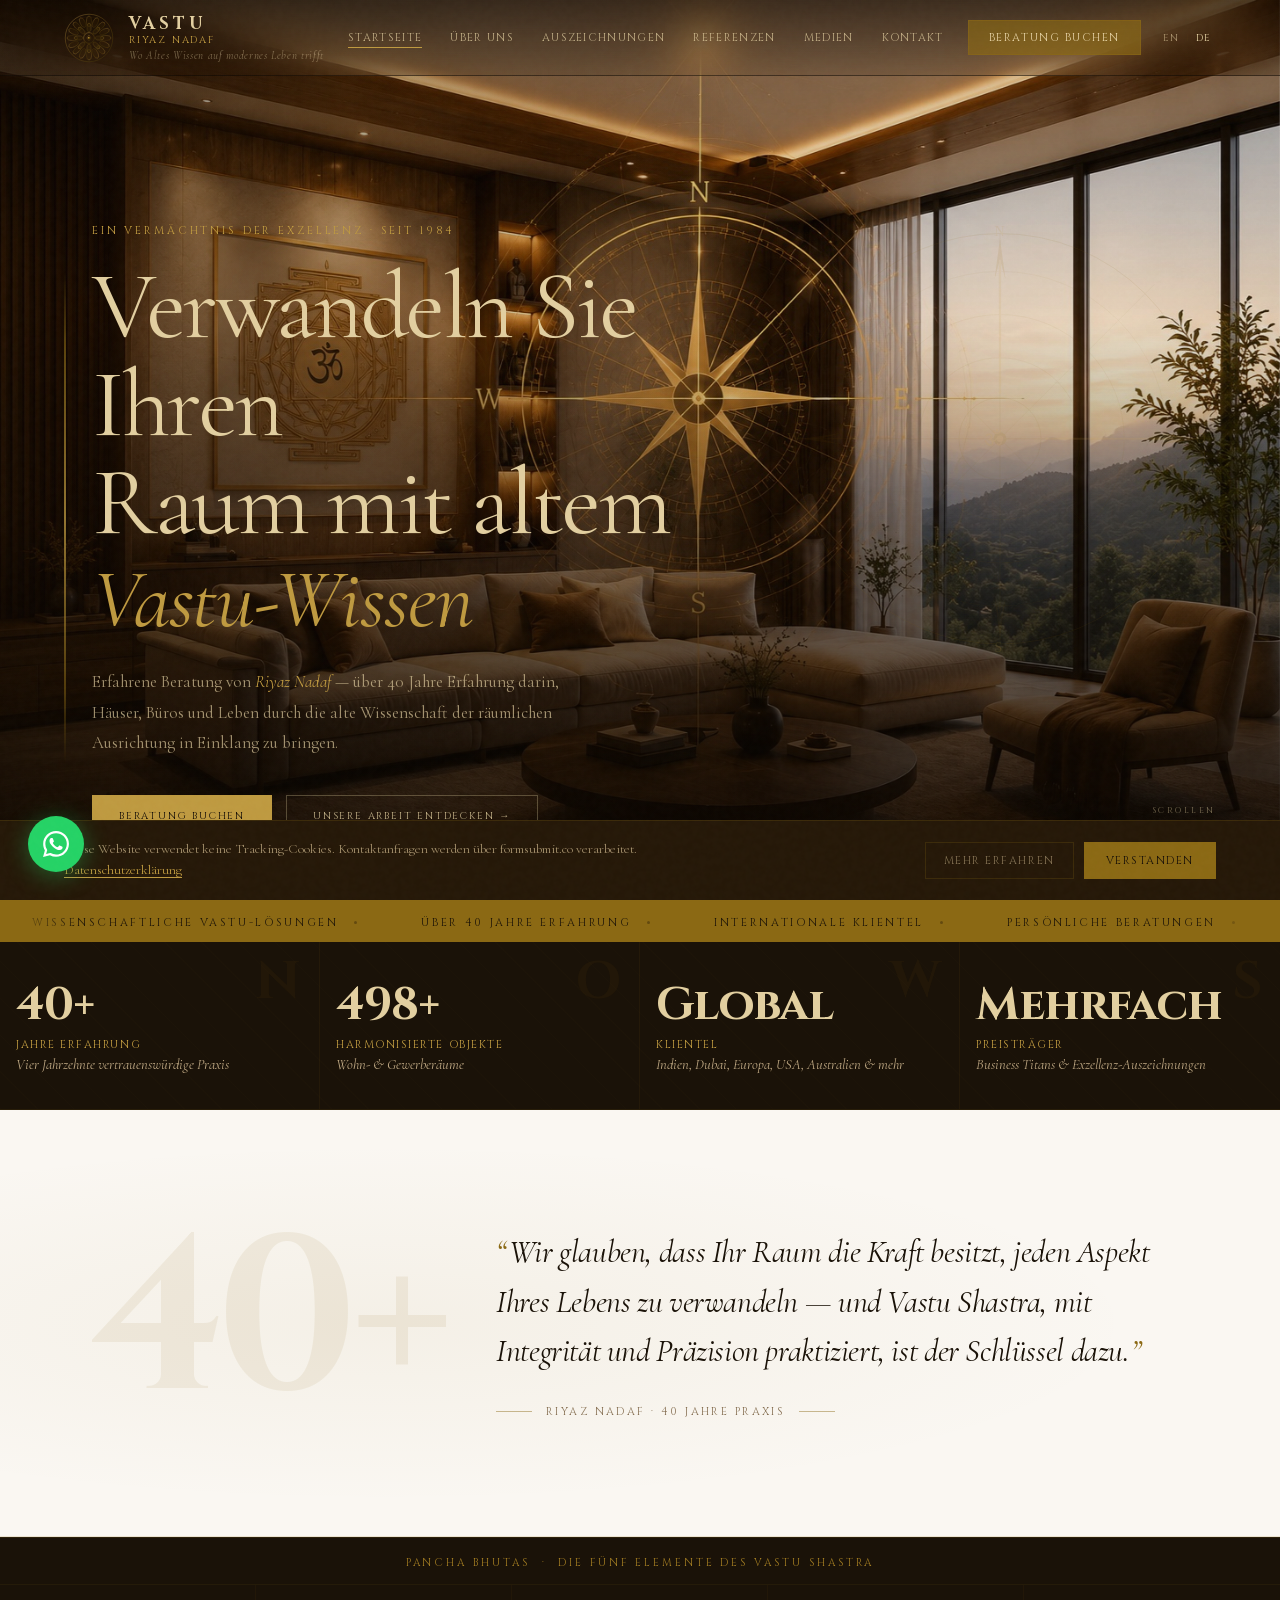
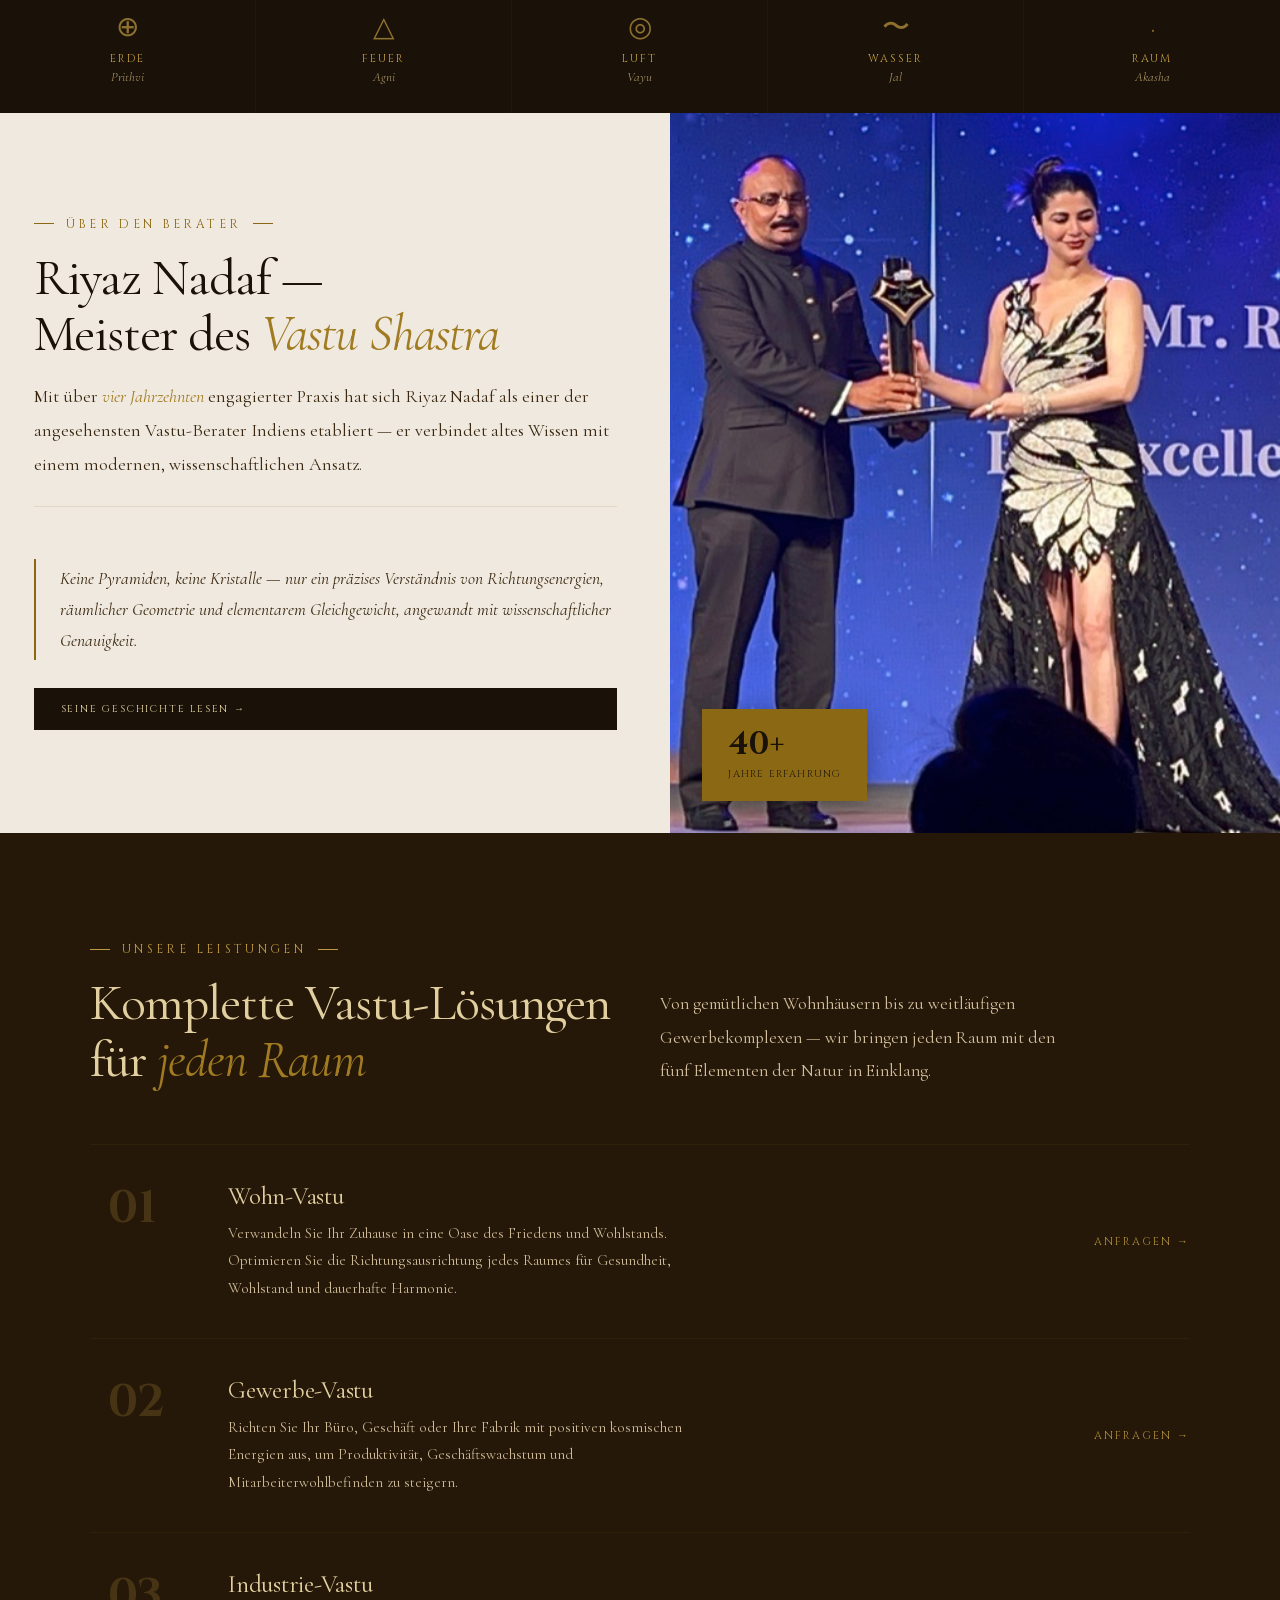
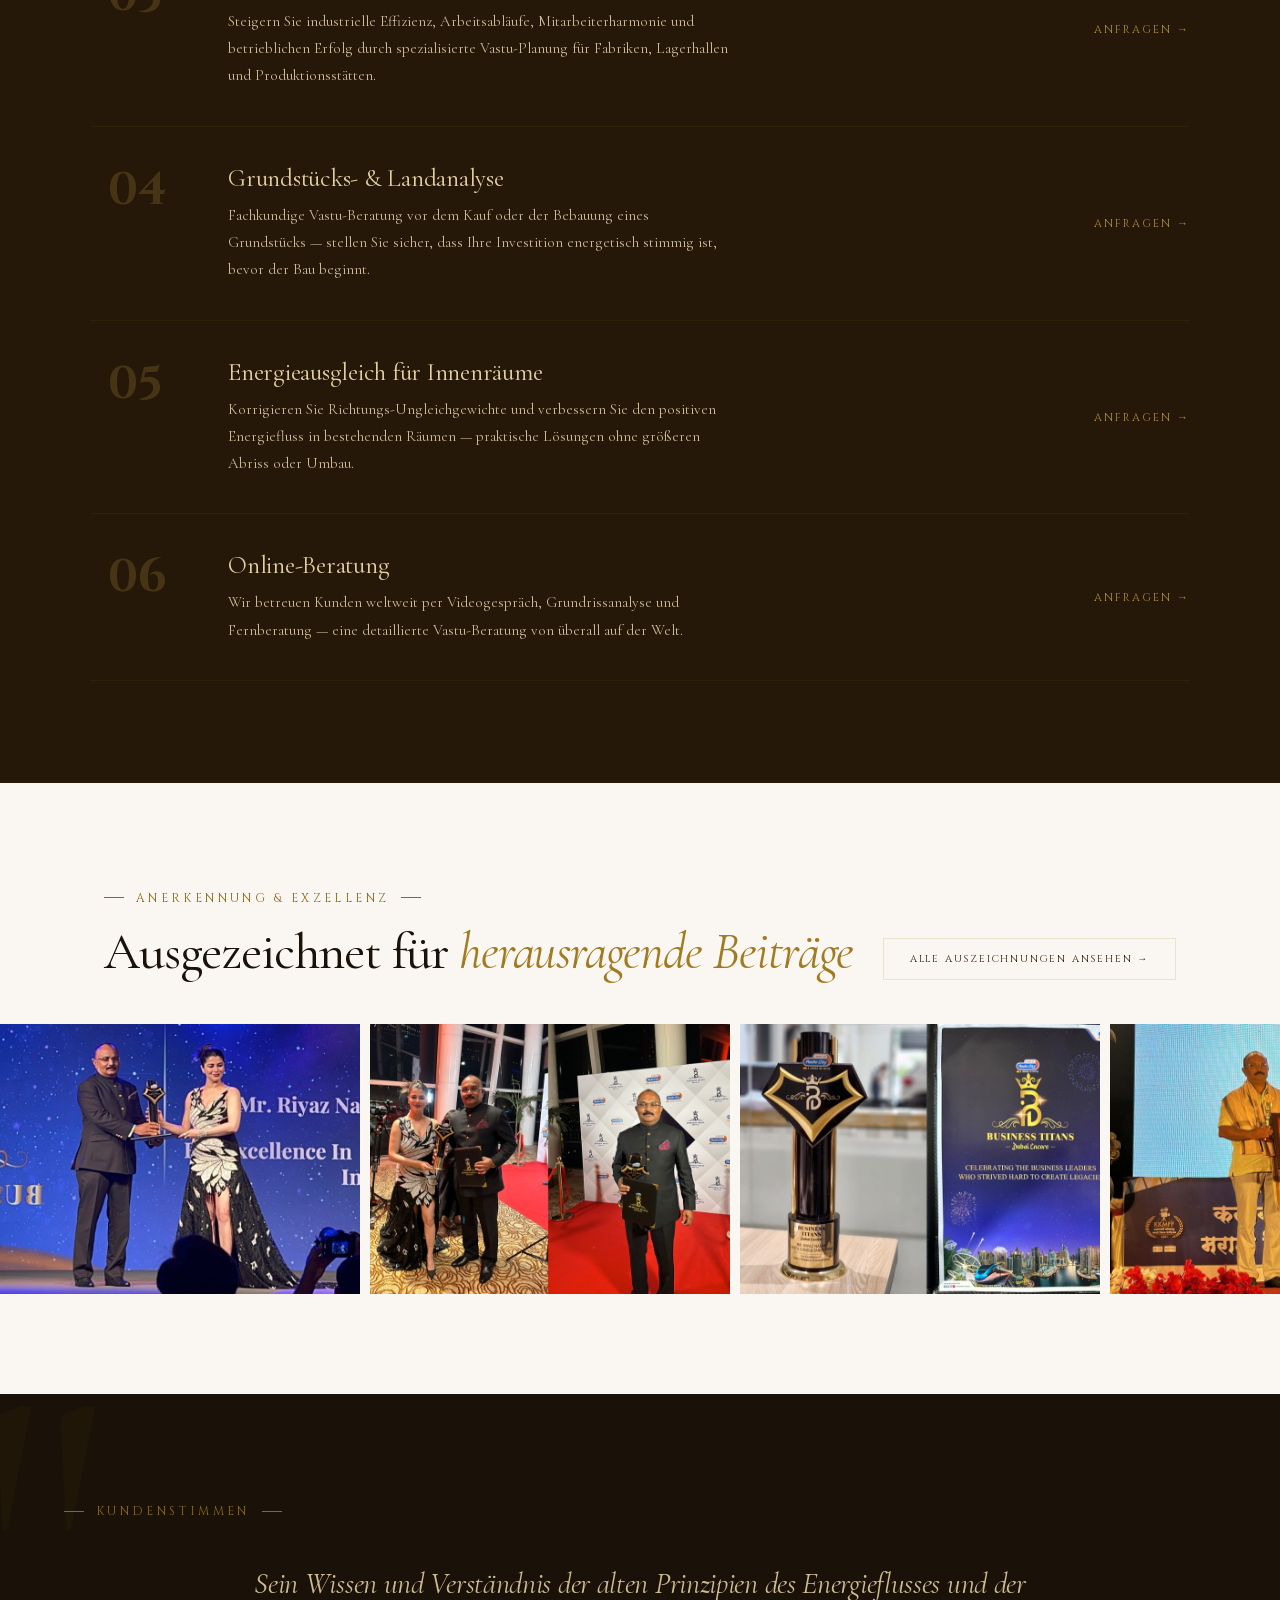
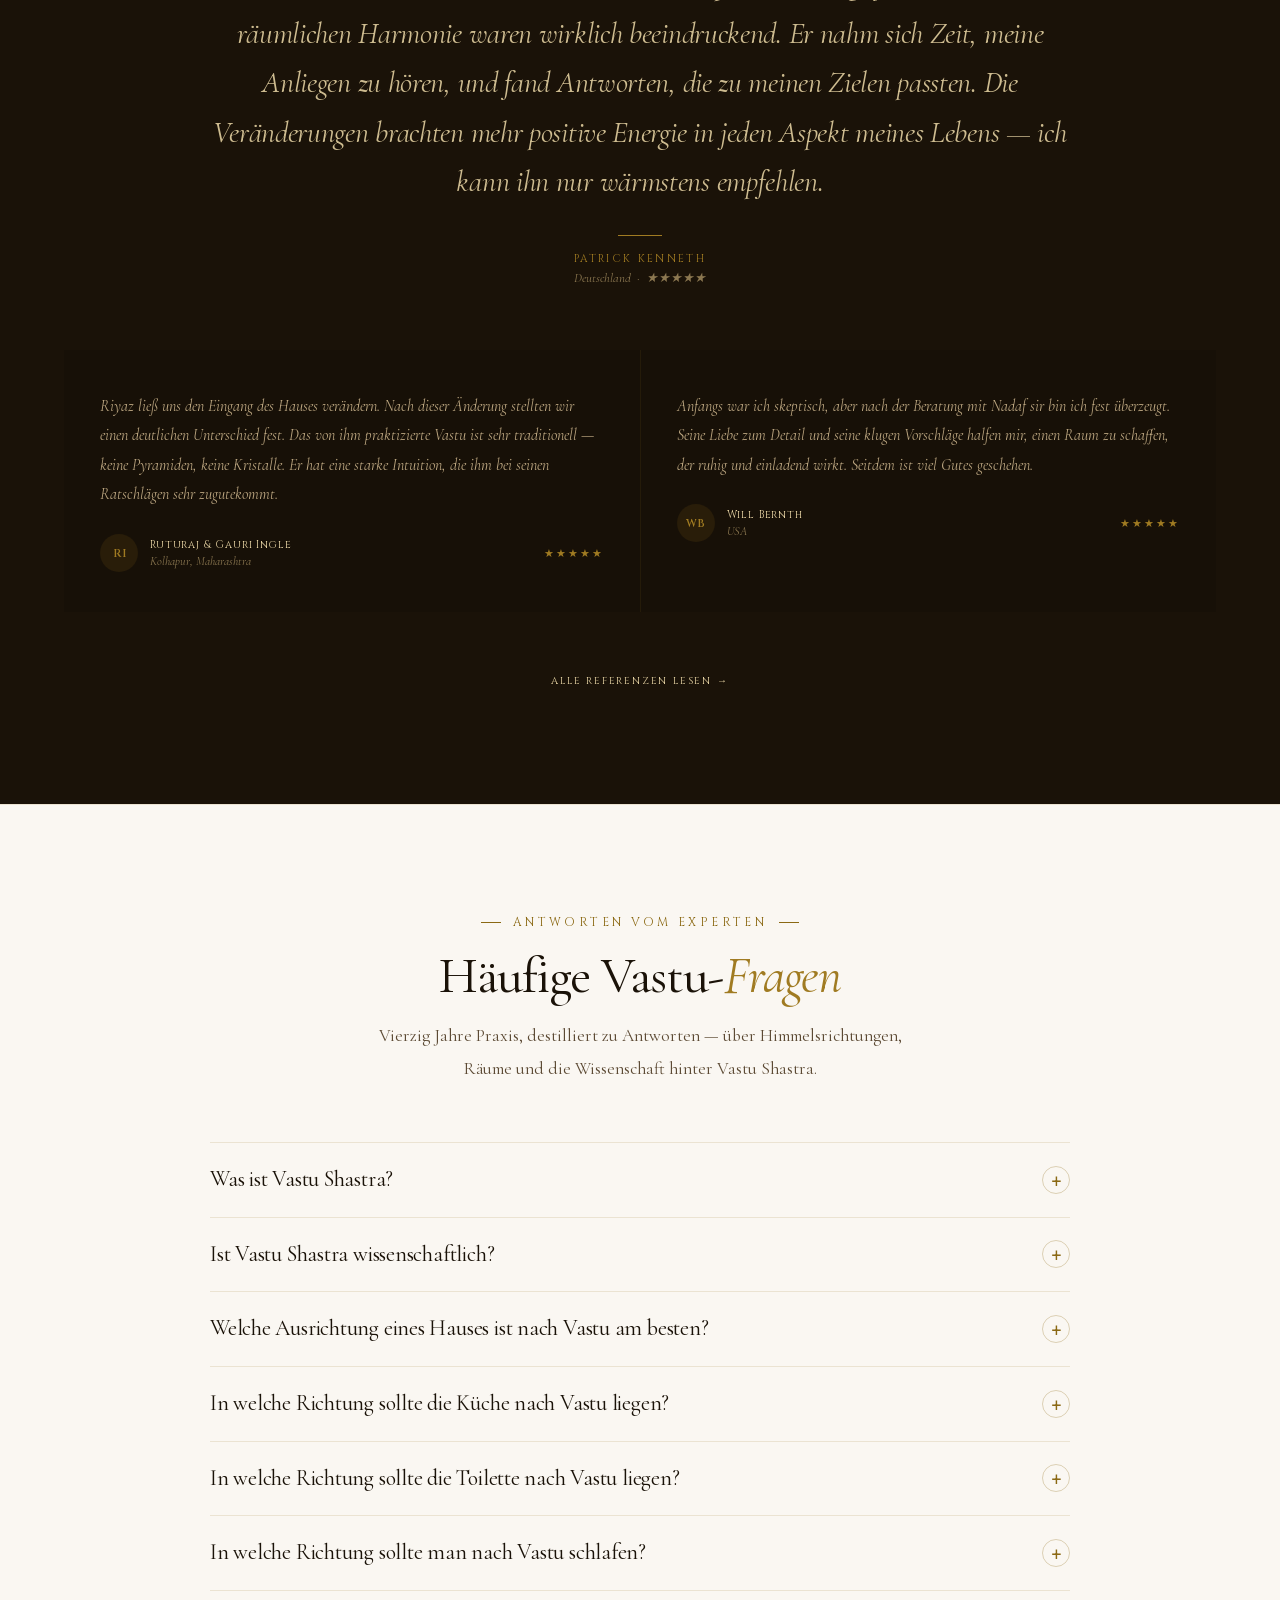
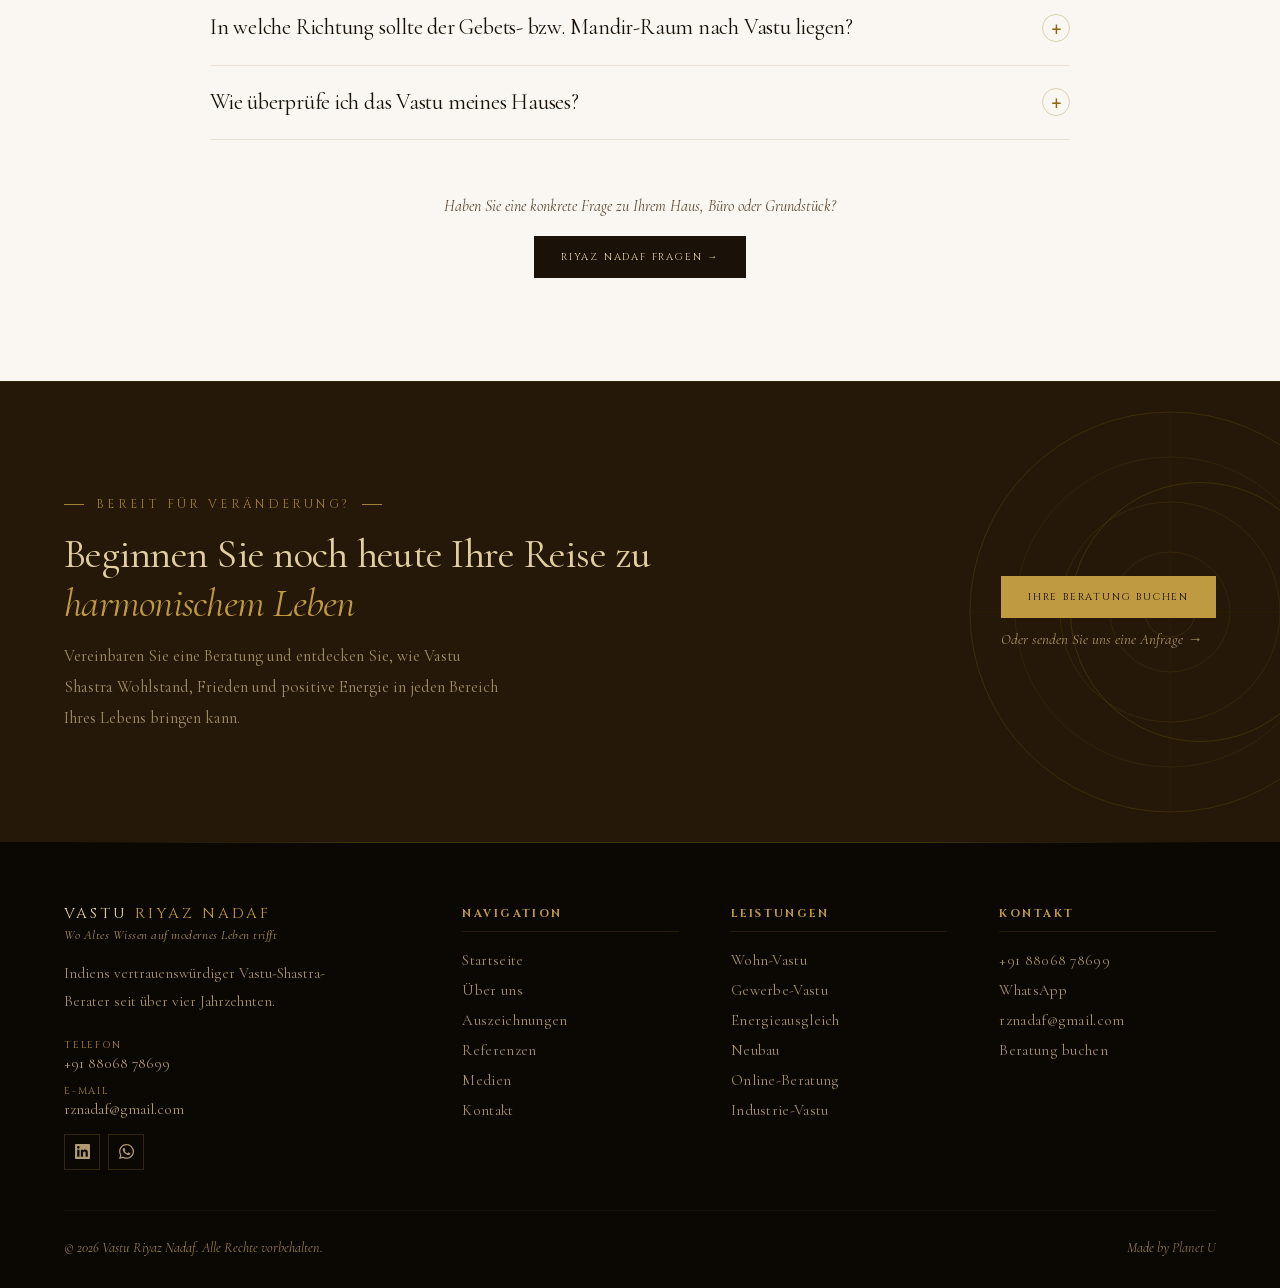
<file: de/index.html>
<!DOCTYPE html>
<html lang="de">
<head>
<meta charset="UTF-8">
<meta name="viewport" content="width=device-width, initial-scale=1.0">
<title>Vastu Riyaz Nadaf | Erfahrener Vastu-Berater in Pune &amp; weltweit</title>
<meta name="description" content="Authentische Vastu-Beratung von Riyaz Nadaf mit über 40 Jahren Erfahrung in Wohn-, Gewerbe- und Industrie-Vastu — in Indien, Dubai, Europa und weltweit.">
<link rel="icon" href="../favicon.svg" type="image/svg+xml">
<link rel="canonical" href="https://vasturiyaz.com/de/">
<link rel="alternate" hreflang="en" href="https://vasturiyaz.com/">
<link rel="alternate" hreflang="x-default" href="https://vasturiyaz.com/">
<link rel="alternate" hreflang="de" href="https://vasturiyaz.com/de/">
<meta property="og:type" content="website">
<meta property="og:site_name" content="Vastu Riyaz Nadaf">
<meta property="og:title" content="Vastu Riyaz Nadaf | Erfahrener Vastu-Berater in Pune &amp; weltweit">
<meta property="og:description" content="Authentische Vastu-Beratung von Riyaz Nadaf mit über 40 Jahren Erfahrung in Wohn-, Gewerbe- und Industrie-Vastu — in Indien, Dubai, Europa und weltweit.">
<meta property="og:url" content="https://vasturiyaz.com/de/">
<meta property="og:image" content="https://vasturiyaz.com/hero%20Banner.jpg">
<meta name="twitter:card" content="summary_large_image">
<meta name="twitter:title" content="Vastu Riyaz Nadaf | Erfahrener Vastu-Berater in Pune &amp; weltweit">
<meta name="twitter:description" content="Authentische Vastu-Beratung von Riyaz Nadaf mit über 40 Jahren Erfahrung in Wohn-, Gewerbe- und Industrie-Vastu — in Indien, Dubai, Europa und weltweit.">
<meta name="twitter:image" content="https://vasturiyaz.com/hero%20Banner.jpg">
<link rel="stylesheet" href="../shared.css">
<script type="application/ld+json">
{
  "@context": "https://schema.org",
  "@graph": [
    {
      "@type": "ProfessionalService",
      "name": "Vastu Riyaz Nadaf",
      "description": "Erfahrene Vastu-Shastra-Beratung von Riyaz Nadaf mit über 40 Jahren Erfahrung — für Häuser, Büros und ein erfülltes Leben.",
      "url": "https://vasturiyaz.com/de/",
      "image": "https://vasturiyaz.com/hero%20Banner.jpg",
      "telephone": "+918806878699",
      "email": "rznadaf@gmail.com",
      "address": {
        "@type": "PostalAddress",
        "addressLocality": "Pune",
        "addressRegion": "Maharashtra",
        "addressCountry": "IN"
      },
      "priceRange": "$$",
      "areaServed": ["Indien", "Dubai", "Europa", "USA", "Australien", "Weltweit"],
      "serviceType": "Vastu-Shastra-Beratung"
    },
    {
      "@type": "Person",
      "name": "Riyaz Nadaf",
      "jobTitle": "Vastu-Shastra-Berater",
      "description": "Indiens vertrauenswürdiger Vastu-Shastra-Berater mit über 40 Jahren Erfahrung.",
      "url": "https://vasturiyaz.com/de/about",
      "worksFor": {
        "@type": "Organization",
        "name": "Vastu Riyaz Nadaf"
      }
    }
  ]
}
</script>
<style>
/* ── HOME NAV: transparent over hero ─────────────────── */
#navbar.home-pg {
  background: linear-gradient(to bottom, rgba(10,6,2,.55) 0%, rgba(10,6,2,.1) 100%);
  border-bottom-color: transparent;
}
#navbar.home-pg .logo-brand { color: var(--gp); }
#navbar.home-pg .logo-sub { color: var(--g3); }
#navbar.home-pg .logo-line { color: rgba(226,207,160,.45); }
#navbar.home-pg .nav-ul a { color: rgba(226,207,160,.75); }
#navbar.home-pg .nav-ul a::after { background: var(--g3); }
#navbar.home-pg .nav-ul a:hover { color: var(--gp); }
#navbar.home-pg .nav-cta { background: rgba(139,105,20,.65); color: var(--gp); border-color: rgba(139,105,20,.5); }
#navbar.home-pg .nav-cta:hover { background: var(--g); border-color: var(--g); color: var(--dark); }
#navbar.home-pg #mBtn { border-color: rgba(226,207,160,.3); color: var(--gp); }
#navbar.home-pg.scrolled { background: rgba(250,247,242,.97); border-bottom-color: var(--rule); }
#navbar.home-pg.scrolled .logo-brand { color: var(--dark); }
#navbar.home-pg.scrolled .logo-line { color: var(--muted); }
#navbar.home-pg.scrolled .nav-ul a { color: var(--brown); }
#navbar.home-pg.scrolled .nav-cta { background: var(--dark); border-color: var(--dark); color: var(--gp); }
#navbar.home-pg.scrolled #mBtn { border-color: var(--rule); color: var(--brown); }

/* ── HERO ─────────────────────────────────────────────── */
.hero {
  height: 100svh; min-height: 700px;
  position: relative; overflow: hidden;
  display: flex; align-items: flex-end;
}
.hero-bg {
  position: absolute; inset: 0;
  background: url("../hero%20Banner.jpg") center/cover no-repeat;
  will-change: transform;
}
.hero-ov {
  position: absolute; inset: 0;
  background:
    linear-gradient(to bottom, rgba(12,7,2,.18) 0%, rgba(12,7,2,.08) 35%, rgba(12,7,2,.62) 75%, rgba(12,7,2,.88) 100%),
    linear-gradient(to right, rgba(12,7,2,.42) 0%, transparent 60%);
}
.hero-compass {
  position: absolute;
  top: 50%; right: 5%;
  transform: translateY(-52%);
  pointer-events: none; z-index: 1;
}
.hero-compass svg {
  width: min(48vmin, 480px);
  opacity: .13;
  animation: hspin 100s linear infinite;
  filter: drop-shadow(0 0 28px rgba(139,105,20,.22));
}
@keyframes hspin { to { transform: rotate(360deg); } }

.hero-content {
  position: relative; z-index: 2;
  margin: 0 0 clamp(52px,7vh,92px) 5%;
  max-width: 720px;
  padding-left: 28px;
}
.hero-content::before {
  content: '';
  position: absolute; left: 0; top: 8%; bottom: 12%;
  width: 2px;
  background: linear-gradient(to bottom,
    transparent 0%,
    rgba(139,105,20,.6) 15%,
    rgba(191,154,64,.75) 50%,
    rgba(139,105,20,.5) 85%,
    transparent 100%
  );
}
.hero-eyebrow {
  font-family: var(--cap); font-size: 11px;
  letter-spacing: .26em; text-transform: uppercase;
  color: var(--g3); margin-bottom: 20px;
  display: block;
}
.hero h1 {
  font-family: var(--serif);
  font-size: clamp(52px, 7.5vw, 104px);
  font-weight: 300; line-height: 1.02;
  color: var(--gp); letter-spacing: -.025em;
  margin-bottom: 4px;
}
.hero-sub {
  font-family: var(--serif);
  font-size: clamp(44px, 6.5vw, 90px);
  font-weight: 400; font-style: italic;
  color: var(--g3); line-height: 1.05;
  margin-bottom: 24px; letter-spacing: -.015em;
}
.hero-desc {
  font-family: var(--serif); font-size: 17px;
  color: rgba(226,207,160,.68); line-height: 1.8;
  font-weight: 400; max-width: 500px; margin-bottom: 36px;
}
.hero-desc em { color: var(--g3); font-style: italic; }
.hero-btns { display: flex; gap: 14px; flex-wrap: wrap; }

/* hero entrance animations */
.he { opacity: 0; transform: translateY(16px); }
.he1 { animation: hIn .85s ease .1s forwards; }
.he2 { animation: hIn .85s ease .28s forwards; }
.he3 { animation: hIn .85s ease .42s forwards; }
.he4 { animation: hIn .85s ease .56s forwards; }
.he5 { animation: hIn .85s ease .7s forwards; }
@keyframes hIn { to { opacity: 1; transform: translateY(0); } }

.hero-scroll {
  position: absolute; bottom: clamp(24px,4vh,48px); right: 5%;
  z-index: 2; display: flex; flex-direction: column; align-items: center; gap: 8px;
  animation: hIn 1s ease 1.4s both;
}
.hero-scroll span {
  font-family: var(--cap); font-size: 8.5px;
  letter-spacing: .3em; text-transform: uppercase;
  color: rgba(226,207,160,.42);
}
.scr-line {
  width: 1px; height: 40px;
  background: linear-gradient(to bottom, rgba(226,207,160,.5), transparent);
  animation: scPulse 2.2s ease infinite;
}
@keyframes scPulse { 0%,100%{opacity:.45} 50%{opacity:.9} }

/* ── TICKER ───────────────────────────────────────────── */
/* Static ticker - part of page flow, not fixed */

/* ── STATS ────────────────────────────────────────────── */
.stats-strip {
  background: var(--dark);
  display: grid; grid-template-columns: repeat(4,1fr);
  border-bottom: 1px solid rgba(139,105,20,.12);
  position: relative;
}
.stats-strip::before {
  content: '';
  position: absolute; inset: 0;
  background-image: repeating-linear-gradient(
    45deg,
    rgba(139,105,20,.018) 0, rgba(139,105,20,.018) 1px,
    transparent 1px, transparent 26px
  );
  pointer-events: none;
}
.stat-i {
  padding: 40px 5% 36px; border-right: 1px solid rgba(139,105,20,.09);
  display: flex; align-items: flex-start; gap: 0;
  flex-direction: column;
  position: relative; transition: background .4s;
  overflow: hidden;
}
.stat-i::before {
  content: '';
  position: absolute; left: 0; top: 0; bottom: 0;
  width: 0; background: rgba(139,105,20,.055);
  transition: width .45s cubic-bezier(.16,1,.3,1);
}
.stat-i:hover::before { width: 100%; }
/* Vastu direction watermarks (N E W S) */
.stat-i::after {
  position: absolute; top: 14px; right: 18px;
  font-family: var(--cap); font-size: 52px; font-weight: 700;
  color: rgba(139,105,20,.07); line-height: 1;
  pointer-events: none; user-select: none;
  transition: color .4s;
}
.stat-i:hover::after { color: rgba(139,105,20,.12); }
.stat-i:nth-child(1)::after { content: 'N'; }
.stat-i:nth-child(2)::after { content: 'O'; }
.stat-i:nth-child(3)::after { content: 'W'; }
.stat-i:nth-child(4)::after { content: 'S'; }
.stat-i:last-child { border-right: none; }
.stat-n {
  font-family: var(--cap); font-size: 46px;
  font-weight: 700; color: var(--gp); line-height: 1;
  letter-spacing: -.025em;
  transition: color .3s; position: relative; z-index: 1;
}
.stat-i:hover .stat-n { color: var(--g3); text-shadow: 0 0 32px rgba(191,154,64,.22); }
.stat-l {
  font-family: var(--cap); font-size: 11px;
  letter-spacing: .14em; text-transform: uppercase;
  color: var(--g3); margin-top: 9px;
  position: relative; z-index: 1;
}
.stat-d {
  font-family: var(--serif); font-size: 14.5px;
  color: rgba(210,185,145,.9); font-weight: 400; margin-top: 4px;
  font-style: italic; position: relative; z-index: 1;
}

/* ── MANIFESTO ────────────────────────────────────────── */
.manifesto {
  background: var(--bg);
  padding: clamp(72px,9vw,120px) 5%;
  position: relative; overflow: hidden;
  border-bottom: 1px solid var(--rule);
}
.manifesto::before {
  content: '';
  position: absolute; inset: 0;
  background: radial-gradient(ellipse at 30% 50%, rgba(139,105,20,.05) 0%, transparent 60%);
  pointer-events: none;
}
.manifesto-inner {
  display: flex; align-items: center;
  gap: clamp(16px, 4vw, 64px);
  max-width: 1100px; margin: 0 auto;
  position: relative; z-index: 1;
}
.manifesto-num {
  font-family: var(--cap);
  font-size: clamp(110px, 17vw, 230px);
  font-weight: 700; color: var(--g);
  opacity: .08; line-height: .9;
  flex-shrink: 0; user-select: none;
  letter-spacing: -.04em;
  transition: opacity .6s;
}
.manifesto:hover .manifesto-num { opacity: .12; }
.manifesto-body { flex: 1; }
.manifesto-text {
  font-family: var(--serif);
  font-size: clamp(21px, 2.5vw, 36px);
  font-style: italic; font-weight: 400;
  color: var(--dark); line-height: 1.55;
  margin-bottom: 28px; letter-spacing: -.012em;
}
.manifesto-text::before { content: '\201C'; color: var(--g); margin-right: 2px; }
.manifesto-text::after  { content: '\201D'; color: var(--g); margin-left: 2px; }
.manifesto-attr {
  display: flex; align-items: center; gap: 14px;
  font-family: var(--cap); font-size: 11px;
  letter-spacing: .22em; text-transform: uppercase; color: var(--lite);
}
.manifesto-rule { display: block; width: 36px; height: 1px; background: var(--g); opacity: .45; }

/* ── ABOUT TEASER ─────────────────────────────────────── */
.about-sec { display: grid; grid-template-columns: 1.1fr 1fr; gap: 0; }
.about-words {
  background: var(--bg-warm);
  padding: clamp(64px,8vw,108px) 8% clamp(64px,8vw,108px) 5%;
  display: flex; flex-direction: column; justify-content: center;
}
.about-words .h-title { margin-bottom: 18px; }
.about-intro {
  font-family: var(--serif); font-size: 18px; font-weight: 400;
  line-height: 1.88; color: var(--brown);
  margin-bottom: 24px; padding-bottom: 24px;
  border-bottom: 1px solid var(--rule);
}
.about-intro em { font-style: italic; color: var(--g2); }
.about-body-p {
  font-family: var(--serif); font-size: 15px; color: var(--muted);
  line-height: 1.9; font-weight: 400; margin-bottom: 32px;
}
.about-img-col {
  position: relative; overflow: hidden;
  background: var(--dark2); min-height: 640px;
}
.about-img-col img {
  width: 100%; height: 100%; object-fit: cover;
  object-position: center top;
  transition: transform .8s ease;
}
.about-img-col:hover img { transform: scale(1.02); }
.about-badge {
  position: absolute; bottom: 32px; left: 32px;
  background: var(--g); padding: 20px 26px;
  display: flex; flex-direction: column; gap: 2px;
  box-shadow: 0 8px 32px rgba(0,0,0,.35);
}
.ab-n { font-family: var(--cap); font-size: 32px; font-weight: 700; color: var(--dark); line-height: 1; }
.ab-l { font-family: var(--cap); font-size: 10px; letter-spacing: .12em; color: rgba(26,18,8,.85); text-transform: uppercase; margin-top: 4px; }
.about-rule { position: absolute; top: 40px; right: 0; width: 3px; height: 140px; background: linear-gradient(to bottom, var(--g3), var(--g)); }

/* ── SERVICES (editorial list) ────────────────────────── */
.svc-sec {
  background: var(--dark2);
  padding: clamp(64px,8vw,108px) 5%;
}
.svc-sec .tag { color: var(--g3); }
.svc-sec .tag::before, .svc-sec .tag::after { background: var(--g3); }
.svc-hd {
  display: grid; grid-template-columns: 1fr 1fr;
  gap: 40px; align-items: end;
  max-width: 1100px; margin: 0 auto 56px;
}
.svc-hd .h-title { color: var(--gp); margin-bottom: 0; }
.svc-hd .h-lead { color: rgba(220,200,165,.95); max-width: 420px; }
.svc-list { max-width: 1100px; margin: 0 auto; }
.svc-row {
  display: grid;
  grid-template-columns: 88px 1fr 100px;
  gap: 0 32px; align-items: center;
  padding: 36px 0 36px 18px;
  border-top: 1px solid rgba(139,105,20,.1);
  position: relative; cursor: default;
}
.svc-row:last-child { border-bottom: 1px solid rgba(139,105,20,.1); }
.svc-row::before {
  content: '';
  position: absolute; left: 4px; top: 0;
  width: 2px; height: 0;
  background: linear-gradient(to bottom, var(--g3), var(--g));
  transition: height .5s cubic-bezier(.16,1,.3,1);
  z-index: 1;
}
.svc-row:hover::before { height: 100%; }
.svc-row::after {
  content: '';
  position: absolute; left: -5%; top: 0; bottom: 0;
  width: 0; background: rgba(139,105,20,.03);
  transition: width .55s cubic-bezier(.16,1,.3,1);
  pointer-events: none;
}
.svc-row:hover::after { width: calc(100% + 10%); }
.sr-n {
  font-family: var(--cap); font-size: 46px; font-weight: 700;
  color: rgba(191,154,64,.22); line-height: 1.1;
  transition: color .45s; align-self: start; padding-top: 2px;
}
.svc-row:hover .sr-n { color: rgba(191,154,64,.55); }
.sr-body { }
.sr-title {
  font-family: var(--serif); font-size: 25px;
  font-weight: 400; color: var(--gp);
  margin-bottom: 9px; letter-spacing: -.01em;
  transition: color .3s;
}
.svc-row:hover .sr-title { color: #fff; }
.sr-desc {
  font-family: var(--serif); font-size: 15px;
  color: rgba(220,200,165,.92); line-height: 1.82; font-weight: 400;
  max-width: 500px;
}
.svc-row:hover .sr-desc { color: rgba(220, 200, 165, .92); }
.sr-link {
  font-family: var(--cap); font-size: 11px;
  letter-spacing: .18em; text-transform: uppercase;
  color: rgba(191,154,64,.88); text-decoration: none;
  white-space: nowrap; text-align: right;
  transition: color .3s, letter-spacing .4s;
}
.svc-row:hover .sr-link { color: var(--g3); letter-spacing: .26em; }

/* Pancha Bhuta element labels — desktop hover only */
.sr-n { position: relative; }
@media(hover: hover) and (pointer: fine) {
  .sr-n::after {
    display: block;
    font-family: var(--serif); font-weight: 400;
    font-size: 12px; color: var(--g3); opacity: 0;
    margin-top: 6px; letter-spacing: .04em;
    transition: opacity .4s; white-space: nowrap;
  }
  .svc-row:hover .sr-n::after { opacity: .7; }
  .svc-row:nth-child(1) .sr-n::after { content: 'Prithvi · Erde'; }
  .svc-row:nth-child(2) .sr-n::after { content: 'Agni · Feuer'; }
  .svc-row:nth-child(3) .sr-n::after { content: 'Vayu · Luft'; }
  .svc-row:nth-child(4) .sr-n::after { content: 'Jal · Wasser'; }
  .svc-row:nth-child(5) .sr-n::after { content: 'Akasha · Raum'; }
  .svc-row:nth-child(6) .sr-n::after { content: 'Pancha · Alle'; }
}

/* Five Elements strip */
.elements-strip {
  background: var(--dark); border-top: 1px solid rgba(139,105,20,.1);
  display: grid; grid-template-columns: repeat(5,1fr);
}
.el-item {
  padding: 28px 5%; text-align: center;
  border-right: 1px solid rgba(139,105,20,.07);
  transition: background .4s;
  position: relative; cursor: default;
}
.el-item:last-child { border-right: none; }
.el-item:hover { background: rgba(139,105,20,.04); }
.el-sym {
  font-family: var(--serif); font-size: 28px;
  color: var(--g3); line-height: 1; display: block;
  margin-bottom: 10px; opacity: .7;
  transition: opacity .4s, transform .4s;
}
.el-item:hover .el-sym { opacity: 1; transform: scale(1.12); }
.el-name { font-family: var(--cap); font-size: 11px; letter-spacing: .18em; text-transform: uppercase; color: var(--g3); display: block; }
.el-sanskrit { font-family: var(--serif); font-size: 13px; font-style: italic; color: rgba(190,165,115,.85); margin-top: 3px; display: block; }

/* ── AWARDS STRIP ─────────────────────────────────────── */
.awd-sec { background: var(--bg); padding: clamp(64px,8vw,100px) 0; overflow: hidden; }
.awd-hd { padding: 0 5%; max-width: 1200px; margin: 0 auto 44px; display: flex; justify-content: space-between; align-items: flex-end; flex-wrap: wrap; gap: 16px; }
.awd-track-outer { overflow: hidden; }
.awd-track {
  display: flex; gap: 10px;
  animation: awdScroll 32s linear infinite;
  width: max-content;
}
.awd-track:hover { animation-play-state: paused; }
.awd-slide {
  width: 360px; flex-shrink: 0;
  aspect-ratio: 4/3; overflow: hidden;
  cursor: pointer; background: var(--dark2); position: relative;
}
.awd-slide img { width: 100%; height: 100%; object-fit: cover; display: block; transition: transform .65s cubic-bezier(.16,1,.3,1), filter .5s; }
.awd-slide:hover img { transform: scale(1.06); filter: brightness(.88); }
.awd-slide-ov {
  position: absolute; inset: 0;
  background: rgba(10,6,2,0);
  transition: background .4s;
}
.awd-slide:hover .awd-slide-ov { background: rgba(10,6,2,.25); }
@keyframes awdScroll { from { transform: translateX(0); } to { transform: translateX(-50%); } }

/* ── TESTIMONIALS ─────────────────────────────────────── */
.test-sec {
  background: var(--dark);
  padding: clamp(64px,8vw,108px) 5%;
  position: relative; overflow: hidden;
}
.test-bg-q {
  position: absolute; font-family: var(--serif);
  font-size: clamp(280px, 35vw, 500px);
  color: var(--g); opacity: .05;
  top: -0.15em; left: -0.05em;
  line-height: 1; pointer-events: none; user-select: none;
  font-weight: 400;
}
.feat-test {
  max-width: 860px; margin: 0 auto 64px;
  text-align: center; position: relative; z-index: 1;
}
.ft-text {
  font-family: var(--serif);
  font-size: clamp(20px, 2.4vw, 30px);
  font-style: italic; font-weight: 400;
  color: rgba(226,207,160,.9); line-height: 1.65;
  margin-bottom: 28px; letter-spacing: -.01em;
}
.ft-rule { width: 44px; height: 1px; background: var(--g2); margin: 0 auto 16px; }
.ft-name {
  font-family: var(--cap); font-size: 10.5px;
  letter-spacing: .22em; text-transform: uppercase; color: var(--g2);
}
.ft-loc {
  font-family: var(--serif); font-size: 13px;
  color: rgba(185,160,110,.72); font-style: italic; margin-top: 4px;
}
.test-sup {
  display: grid; grid-template-columns: 1fr 1fr;
  gap: 1px; background: rgba(139,105,20,.1);
  max-width: 1200px; margin: 0 auto;
  position: relative; z-index: 1;
}
.ts {
  background: #171007; padding: 40px 36px;
  transition: background .4s, border-top-color .4s;
  border-top: 2px solid transparent;
}
.ts:hover { background: #1D1509; border-top-color: var(--g); }
.ts-q {
  font-family: var(--serif); font-size: 16px;
  font-style: italic; color: rgba(210,185,145,.88);
  line-height: 1.85; font-weight: 400; margin-bottom: 24px;
}
.ts-auth { display: flex; align-items: center; gap: 12px; }
.ts-av {
  width: 38px; height: 38px; border-radius: 50%;
  background: rgba(139,105,20,.15); flex-shrink: 0;
  display: flex; align-items: center; justify-content: center;
  font-family: var(--cap); font-size: 11px; color: var(--g2); font-weight: 600;
}
.ts-name { font-family: var(--cap); font-size: 10.5px; letter-spacing: .08em; color: var(--gp); }
.ts-loc { font-family: var(--serif); font-size: 12px; color: rgba(185,160,110,.72); font-style: italic; margin-top: 2px; }
.ts-stars { margin-left: auto; color: var(--g2); font-size: 11px; letter-spacing: 2px; }

/* ── RESPONSIVE ───────────────────────────────────────── */
@media(max-width:900px){
  .elements-strip { grid-template-columns: repeat(5,1fr); }
  .el-item { padding: 20px 2%; }
  .el-sym { font-size: 22px; }
  .el-name { font-size: 10px; letter-spacing: .14em; }
  .el-sanskrit { display: none; }
  .hero h1 { font-size: clamp(38px,10vw,60px); }
  .hero-sub { font-size: clamp(32px,8.5vw,52px); }
  .hero-content { margin-left: 5%; padding-left: 18px; }
  .hero-desc { font-size: 15.5px; }
  .hero-btns { gap: 10px; }
  .hero-compass svg { width: min(36vmin, 320px); opacity: .07; }
  /* Manifesto: restore centered on tablet/mobile */
  .manifesto { text-align: center; }
  .manifesto-inner { flex-direction: column; align-items: center; gap: 0; }
  .manifesto-num { display: none; }
  .manifesto-text { font-size: clamp(19px, 3.5vw, 28px); }
  .manifesto-attr { justify-content: center; }
  /* Stats */
  .stats-strip { grid-template-columns: 1fr 1fr; }
  .stat-i { padding: 32px 5% 28px; }
  .stat-i::after { font-size: 38px; top: 10px; right: 12px; }
  .stat-n { font-size: 38px; }
  /* About */
  .about-sec { grid-template-columns: 1fr; }
  .about-img-col { min-height: 300px; order: -1; }
  .about-words { padding: 52px 5%; }
  .about-intro { font-size: 17px; }
  /* Services */
  .svc-hd { grid-template-columns: 1fr; gap: 20px; }
  .svc-row { grid-template-columns: 60px 1fr; gap: 0 20px; padding: 24px 0 24px 18px; }
  .sr-link { display: none; }
  .sr-title { font-size: 21px; }
  /* Testimonials */
  .test-sup { grid-template-columns: 1fr; }
  .ft-text { font-size: clamp(18px, 3vw, 26px); }
  .feat-test { margin-bottom: 44px; }
  .ts { padding: 32px 24px; }
  /* Awards */
  .awd-slide { width: 240px; }
  .awd-hd { flex-direction: column; align-items: flex-start; gap: 12px; }
}
@media(max-width:560px){
  .hero h1 { font-size: clamp(34px, 10vw, 52px); }
  .hero-sub { font-size: clamp(28px, 8vw, 44px); }
  .hero-content { padding-left: 14px; }
  .hero-desc { font-size: 15px; max-width: 100%; }
  .hero-compass { display: none; }
  .hero-btns { flex-direction: column; width: 100%; }
  .hero-btns .btn-gol, .hero-btns .btn-ol { width: 100%; justify-content: center; }
  .stats-strip { grid-template-columns: 1fr 1fr; }
  .stat-n { font-size: 32px; }
  .stat-i::after { font-size: 30px; }
  .svc-row { grid-template-columns: 48px 1fr; gap: 0 14px; padding: 20px 0 20px 14px; }
  .sr-n { font-size: 36px; }
  .sr-desc { font-size: 14px; }
  .manifesto { padding: 60px 5%; }
  .test-bg-q { font-size: clamp(160px, 40vw, 280px); }
  .ts { padding: 28px 20px; }
  .ts-q { font-size: 15px; }
}
@media(max-width:400px){
  .hero h1 { font-size: 32px; }
  .hero-sub { font-size: 26px; }
  .stats-strip { grid-template-columns: 1fr; }
  .stat-i { border-right: none; border-bottom: 1px solid rgba(139,105,20,.08); }
}

/* ── ELEMENTS LABEL BAR ──────────────────────────────── */
.elements-label-bar {
  background: var(--dark); padding: 13px 5%; text-align: center;
  border-top: 1px solid rgba(139,105,20,.18);
}
.elements-label-bar span {
  font-family: var(--cap); font-size: 10.5px;
  letter-spacing: .28em; text-transform: uppercase; color: var(--g2);
}

/* ── FAQ ──────────────────────────────────────────────── */
.faq-sec {
  background: var(--bg);
  padding: clamp(64px,8vw,108px) 5%;
  border-top: 1px solid var(--rule);
}
.faq-hd { text-align: center; max-width: 660px; margin: 0 auto 56px; }
.faq-hd .tag { justify-content: center; }
.faq-hd .h-title { margin-bottom: 14px; }
.faq-hd .h-lead { margin: 0 auto; }
.faq-list { max-width: 860px; margin: 0 auto; }
.faq-item { border-bottom: 1px solid var(--rule); }
.faq-item:first-child { border-top: 1px solid var(--rule); }
.faq-q {
  display: flex; align-items: center; justify-content: space-between;
  gap: 20px; padding: 22px 0; cursor: pointer;
  font-family: var(--serif); font-size: clamp(18px,1.9vw,22px);
  font-weight: 400; color: var(--dark); line-height: 1.35;
  letter-spacing: -.01em; background: none; border: none;
  width: 100%; text-align: left; transition: color .3s;
}
.faq-q:hover { color: var(--g2); }
.faq-item.open .faq-q { color: var(--g); }
.faq-icon {
  width: 28px; height: 28px; flex-shrink: 0;
  border: 1px solid rgba(139,105,20,.28); border-radius: 50%;
  display: flex; align-items: center; justify-content: center;
  font-size: 18px; color: var(--g); line-height: 1;
  font-family: var(--sans); font-style: normal;
  transition: transform .45s cubic-bezier(.16,1,.3,1), background .3s, border-color .3s, color .3s;
}
.faq-item.open .faq-icon { transform: rotate(45deg); background: var(--g); color: var(--dark); border-color: var(--g); }
.faq-a { max-height: 0; overflow: hidden; transition: max-height .55s cubic-bezier(.16,1,.3,1); }
.faq-item.open .faq-a { max-height: 500px; }
.faq-a-inner {
  font-family: var(--serif); font-size: 17px; font-weight: 400;
  color: var(--brown); line-height: 1.92; padding-bottom: 24px; padding-right: 52px;
}
.faq-cta { text-align: center; margin-top: 56px; }
.faq-cta p { font-family: var(--serif); font-size: 16px; color: var(--muted); font-weight: 400; margin-bottom: 20px; font-style: italic; }
@media(max-width:900px) {
  .faq-q { font-size: 17px; gap: 14px; padding: 20px 0; }
  .faq-a-inner { padding-right: 32px; }
  .faq-icon { width: 26px; height: 26px; font-size: 16px; }
}
@media(max-width:560px) {
  .faq-q { font-size: 15.5px; gap: 12px; padding: 18px 0; }
  .faq-a-inner { font-size: 15px; padding-right: 16px; }
}
</style>
</head>
<body>

<!-- NAV (transparent on home, solid on scroll) -->
<nav id="navbar" class="home-pg">
  <a href="/de/" class="logo-a">
    <svg class="logo-svg" viewBox="0 0 120 120" fill="none" xmlns="http://www.w3.org/2000/svg">
      <defs>
        <linearGradient id="lgA" x1="20%" y1="15%" x2="80%" y2="85%"><stop offset="0%" stop-color="#D4A84B"/><stop offset="50%" stop-color="#8B6914"/><stop offset="100%" stop-color="#5C4A0A"/></linearGradient>
        <linearGradient id="lgB" x1="80%" y1="15%" x2="20%" y2="85%"><stop offset="0%" stop-color="#C4A040"/><stop offset="100%" stop-color="#7A5E10"/></linearGradient>
      </defs>
      <circle cx="60" cy="60" r="57" stroke="url(#lgA)" stroke-width=".7"/>
      <circle cx="60" cy="60" r="51" stroke="url(#lgA)" stroke-width=".25" opacity=".4"/>
      <g transform="translate(60,60)">
        <ellipse cx="0" cy="-40" rx="6" ry="12.5" stroke="url(#lgA)" stroke-width=".5" fill="rgba(139,105,20,.07)"/>
        <ellipse cx="0" cy="-40" rx="6" ry="12.5" stroke="url(#lgA)" stroke-width=".5" fill="rgba(139,105,20,.07)" transform="rotate(22.5)"/>
        <ellipse cx="0" cy="-40" rx="6" ry="12.5" stroke="url(#lgA)" stroke-width=".5" fill="rgba(139,105,20,.07)" transform="rotate(45)"/>
        <ellipse cx="0" cy="-40" rx="6" ry="12.5" stroke="url(#lgA)" stroke-width=".5" fill="rgba(139,105,20,.07)" transform="rotate(67.5)"/>
        <ellipse cx="0" cy="-40" rx="6" ry="12.5" stroke="url(#lgA)" stroke-width=".5" fill="rgba(139,105,20,.07)" transform="rotate(90)"/>
        <ellipse cx="0" cy="-40" rx="6" ry="12.5" stroke="url(#lgA)" stroke-width=".5" fill="rgba(139,105,20,.07)" transform="rotate(112.5)"/>
        <ellipse cx="0" cy="-40" rx="6" ry="12.5" stroke="url(#lgA)" stroke-width=".5" fill="rgba(139,105,20,.07)" transform="rotate(135)"/>
        <ellipse cx="0" cy="-40" rx="6" ry="12.5" stroke="url(#lgA)" stroke-width=".5" fill="rgba(139,105,20,.07)" transform="rotate(157.5)"/>
        <ellipse cx="0" cy="-40" rx="6" ry="12.5" stroke="url(#lgA)" stroke-width=".5" fill="rgba(139,105,20,.07)" transform="rotate(180)"/>
        <ellipse cx="0" cy="-40" rx="6" ry="12.5" stroke="url(#lgA)" stroke-width=".5" fill="rgba(139,105,20,.07)" transform="rotate(202.5)"/>
        <ellipse cx="0" cy="-40" rx="6" ry="12.5" stroke="url(#lgA)" stroke-width=".5" fill="rgba(139,105,20,.07)" transform="rotate(225)"/>
        <ellipse cx="0" cy="-40" rx="6" ry="12.5" stroke="url(#lgA)" stroke-width=".5" fill="rgba(139,105,20,.07)" transform="rotate(247.5)"/>
        <ellipse cx="0" cy="-40" rx="6" ry="12.5" stroke="url(#lgA)" stroke-width=".5" fill="rgba(139,105,20,.07)" transform="rotate(270)"/>
        <ellipse cx="0" cy="-40" rx="6" ry="12.5" stroke="url(#lgA)" stroke-width=".5" fill="rgba(139,105,20,.07)" transform="rotate(292.5)"/>
        <ellipse cx="0" cy="-40" rx="6" ry="12.5" stroke="url(#lgA)" stroke-width=".5" fill="rgba(139,105,20,.07)" transform="rotate(315)"/>
        <ellipse cx="0" cy="-40" rx="6" ry="12.5" stroke="url(#lgA)" stroke-width=".5" fill="rgba(139,105,20,.07)" transform="rotate(337.5)"/>
        <ellipse cx="0" cy="-25" rx="5" ry="10.5" stroke="url(#lgB)" stroke-width=".5" fill="rgba(139,105,20,.1)"/>
        <ellipse cx="0" cy="-25" rx="5" ry="10.5" stroke="url(#lgB)" stroke-width=".5" fill="rgba(139,105,20,.1)" transform="rotate(45)"/>
        <ellipse cx="0" cy="-25" rx="5" ry="10.5" stroke="url(#lgB)" stroke-width=".5" fill="rgba(139,105,20,.1)" transform="rotate(90)"/>
        <ellipse cx="0" cy="-25" rx="5" ry="10.5" stroke="url(#lgB)" stroke-width=".5" fill="rgba(139,105,20,.1)" transform="rotate(135)"/>
        <ellipse cx="0" cy="-25" rx="5" ry="10.5" stroke="url(#lgB)" stroke-width=".5" fill="rgba(139,105,20,.1)" transform="rotate(180)"/>
        <ellipse cx="0" cy="-25" rx="5" ry="10.5" stroke="url(#lgB)" stroke-width=".5" fill="rgba(139,105,20,.1)" transform="rotate(225)"/>
        <ellipse cx="0" cy="-25" rx="5" ry="10.5" stroke="url(#lgB)" stroke-width=".5" fill="rgba(139,105,20,.1)" transform="rotate(270)"/>
        <ellipse cx="0" cy="-25" rx="5" ry="10.5" stroke="url(#lgB)" stroke-width=".5" fill="rgba(139,105,20,.1)" transform="rotate(315)"/>
        <circle cx="0" cy="0" r="13" stroke="url(#lgA)" stroke-width=".8" fill="rgba(139,105,20,.05)"/>
        <path d="M0,-7 L5,0 L0,7 L-5,0 Z" stroke="url(#lgA)" stroke-width=".6" fill="none"/>
        <circle cx="0" cy="0" r="2.5" fill="url(#lgA)"/>
      </g>
    </svg>
    <div class="logo-words">
      <span class="logo-brand">VASTU</span>
      <span class="logo-sub">RIYAZ NADAF</span>
      <span class="logo-line">Wo Altes Wissen auf modernes Leben trifft</span>
    </div>
  </a>
  <ul class="nav-ul">
    <li><a href="/de/" class="act">Startseite</a></li>
    <li><a href="/de/about">Über uns</a></li>
    <li><a href="/de/awards">Auszeichnungen</a></li>
    <li><a href="/de/testimonials">Referenzen</a></li>
    <li><a href="/de/media">Medien</a></li>
    <li><a href="/de/contact">Kontakt</a></li>
  </ul>
  <a href="/de/contact" class="nav-cta">Beratung buchen</a>
  <div class="lang-sw">
    <a href="/" class="lang-btn">EN</a>
    <span class="lang-sw-sep">|</span>
    <a href="/de/" class="lang-btn act">DE</a>
  </div>
  <button id="mBtn" aria-label="Menü">☰</button>
</nav>
<div id="mMenu">
  <div class="mm-top">
    <span class="mm-brand">VASTU <em>RIYAZ NADAF</em></span>
    <div class="mm-lang-sw"><a href="/" class="lang-btn">EN</a><span class="lang-sw-sep">|</span><a href="/de/" class="lang-btn act">DE</a></div>
    <button id="mm-close" aria-label="Menü schließen">&#x2212;</button>
  </div>
  <nav class="mm-links">
    <ul>
      <li><a href="/de/" class="act">Startseite</a></li>
      <li><a href="/de/about">Über uns</a></li>
      <li><a href="/de/awards">Auszeichnungen</a></li>
      <li><a href="/de/testimonials">Referenzen</a></li>
      <li><a href="/de/media">Medien</a></li>
      <li><a href="/de/contact">Kontakt</a></li>
    </ul>
  </nav>
  <div class="mm-foot">
    <div class="mm-foot-addr">Kolhapur, Maharashtra<br>Indien</div>
    <div class="mm-foot-links">
      <a href="tel:+918806878699">+91 88068 78699</a>
      <a href="mailto:rznadaf@gmail.com">E-Mail senden</a>
    </div>
    </div>
</div>

<!-- ═══ HERO ══════════════════════════════════════════════════ -->
<section class="hero">
  <div class="hero-bg" id="heroBg"></div>
  <div class="hero-ov"></div>
  <div class="hero-compass">
    <svg viewBox="0 0 400 400" fill="none" xmlns="http://www.w3.org/2000/svg">
      <circle cx="200" cy="200" r="190" stroke="#8B6914" stroke-width=".6"/>
      <circle cx="200" cy="200" r="155" stroke="#8B6914" stroke-width=".3"/>
      <circle cx="200" cy="200" r="115" stroke="#8B6914" stroke-width=".35"/>
      <circle cx="200" cy="200" r="75" stroke="#8B6914" stroke-width=".35"/>
      <circle cx="200" cy="200" r="38" stroke="#8B6914" stroke-width=".4"/>
      <line x1="200" y1="10" x2="200" y2="390" stroke="#8B6914" stroke-width=".45"/>
      <line x1="10" y1="200" x2="390" y2="200" stroke="#8B6914" stroke-width=".45"/>
      <line x1="57" y1="57" x2="343" y2="343" stroke="#8B6914" stroke-width=".28"/>
      <line x1="343" y1="57" x2="57" y2="343" stroke="#8B6914" stroke-width=".28"/>
      <polygon points="200,15 195,52 200,34 205,52" fill="#A07B22"/>
      <polygon points="200,385 195,348 200,366 205,348" fill="#8B6914" opacity=".5"/>
      <polygon points="15,200 52,195 34,200 52,205" fill="#8B6914" opacity=".5"/>
      <polygon points="385,200 348,195 366,200 348,205" fill="#A07B22"/>
      <text x="195" y="12" fill="#BF9A40" font-size="13" font-family="serif">N</text>
      <text x="195" y="397" fill="#BF9A40" font-size="13" font-family="serif">S</text>
      <text x="3" y="204" fill="#BF9A40" font-size="13" font-family="serif">W</text>
      <text x="381" y="204" fill="#BF9A40" font-size="13" font-family="serif">O</text>
      <circle cx="200" cy="200" r="6" fill="#A07B22"/>
      <circle cx="200" cy="200" r="3" fill="#D4A848"/>
      <line x1="200" y1="34" x2="200" y2="158" stroke="#C4A050" stroke-width="2"/>
      <line x1="242" y1="200" x2="366" y2="200" stroke="#C4A050" stroke-width="2"/>
      <text x="185" y="207" fill="#D4A84B" font-size="20" font-family="serif" opacity=".85">ॐ</text>
    </svg>
  </div>
  <div class="hero-content">
    <span class="hero-eyebrow he he1">Ein Vermächtnis der Exzellenz · seit 1984</span>
    <h1 class="he he2">Verwandeln Sie Ihren<br>Raum mit altem</h1>
    <div class="hero-sub he he3">Vastu-Wissen</div>
    <p class="hero-desc he he4">Erfahrene Beratung von <em>Riyaz Nadaf</em> — über 40 Jahre Erfahrung darin, Häuser, Büros und Leben durch die alte Wissenschaft der räumlichen Ausrichtung in Einklang zu bringen.</p>
    <div class="hero-btns he he5">
      <a href="/de/contact" class="btn-gol">Beratung buchen</a>
      <a href="/de/about" class="btn-pale">Unsere Arbeit entdecken →</a>
    </div>
  </div>
  <div class="hero-scroll">
    <span>Scrollen</span>
    <div class="scr-line"></div>
  </div>
</section>

<!-- TICKER (static, not fixed) -->
<div class="ticker">
  <div class="tk-track">
    <span class="tk-item">Wissenschaftliche Vastu-Lösungen<span class="tk-dot"></span></span>
    <span class="tk-item">Über 40 Jahre Erfahrung<span class="tk-dot"></span></span>
    <span class="tk-item">Internationale Klientel<span class="tk-dot"></span></span>
    <span class="tk-item">Persönliche Beratungen<span class="tk-dot"></span></span>
    <span class="tk-item">Wohn- &amp; Gewerberäume<span class="tk-dot"></span></span>
    <span class="tk-item">Energetische Harmonisierung<span class="tk-dot"></span></span>
    <span class="tk-item">Business-Titans-Preisträger<span class="tk-dot"></span></span>
    <span class="tk-item">Wohlstand &amp; Erfüllung<span class="tk-dot"></span></span>
    <span class="tk-item">Wissenschaftliche Vastu-Lösungen<span class="tk-dot"></span></span>
    <span class="tk-item">Über 40 Jahre Erfahrung<span class="tk-dot"></span></span>
    <span class="tk-item">Internationale Klientel<span class="tk-dot"></span></span>
    <span class="tk-item">Persönliche Beratungen<span class="tk-dot"></span></span>
    <span class="tk-item">Wohn- &amp; Gewerberäume<span class="tk-dot"></span></span>
    <span class="tk-item">Energetische Harmonisierung<span class="tk-dot"></span></span>
    <span class="tk-item">Business-Titans-Preisträger<span class="tk-dot"></span></span>
    <span class="tk-item">Wohlstand &amp; Erfüllung<span class="tk-dot"></span></span>
  </div>
</div>

<!-- STATS -->
<div class="stats-strip">
  <div class="stat-i">
    <div class="stat-n" data-count="40" data-suffix="+">40+</div>
    <div class="stat-l">Jahre Erfahrung</div>
    <div class="stat-d">Vier Jahrzehnte vertrauenswürdige Praxis</div>
  </div>
  <div class="stat-i">
    <div class="stat-n" data-count="500" data-suffix="+">500+</div>
    <div class="stat-l">Harmonisierte Objekte</div>
    <div class="stat-d">Wohn- &amp; Gewerberäume</div>
  </div>
  <div class="stat-i">
    <div class="stat-n">Global</div>
    <div class="stat-l">Klientel</div>
    <div class="stat-d">Indien, Dubai, Europa, USA, Australien &amp; mehr</div>
  </div>
  <div class="stat-i">
    <div class="stat-n">Mehrfach</div>
    <div class="stat-l">Preisträger</div>
    <div class="stat-d">Business Titans &amp; Exzellenz-Auszeichnungen</div>
  </div>
</div>

<!-- MANIFESTO -->
<section class="manifesto r">
  <div class="manifesto-inner">
    <div class="manifesto-num" aria-hidden="true">40+</div>
    <div class="manifesto-body">
      <p class="manifesto-text">Wir glauben, dass Ihr Raum die Kraft besitzt, jeden Aspekt Ihres Lebens zu verwandeln — und Vastu Shastra, mit Integrität und Präzision praktiziert, ist der Schlüssel dazu.</p>
      <div class="manifesto-attr">
        <span class="manifesto-rule"></span>
        <span>Riyaz Nadaf · 40 Jahre Praxis</span>
        <span class="manifesto-rule"></span>
      </div>
    </div>
  </div>
</section>

<!-- FIVE ELEMENTS STRIP -->
<div class="elements-label-bar">
  <span>Pancha Bhutas &nbsp;·&nbsp; Die fünf Elemente des Vastu Shastra</span>
</div>
<div class="elements-strip r">
  <div class="el-item">
    <span class="el-sym">⊕</span>
    <span class="el-name">Erde</span>
    <span class="el-sanskrit">Prithvi</span>
  </div>
  <div class="el-item">
    <span class="el-sym">△</span>
    <span class="el-name">Feuer</span>
    <span class="el-sanskrit">Agni</span>
  </div>
  <div class="el-item">
    <span class="el-sym">◎</span>
    <span class="el-name">Luft</span>
    <span class="el-sanskrit">Vayu</span>
  </div>
  <div class="el-item">
    <span class="el-sym">〜</span>
    <span class="el-name">Wasser</span>
    <span class="el-sanskrit">Jal</span>
  </div>
  <div class="el-item">
    <span class="el-sym">·</span>
    <span class="el-name">Raum</span>
    <span class="el-sanskrit">Akasha</span>
  </div>
</div>

<!-- ABOUT TEASER -->
<section class="about-sec">
  <div class="about-words r">
    <div class="tag">Über den Berater</div>
    <h2 class="h-title">Riyaz Nadaf —<br>Meister des <em>Vastu Shastra</em></h2>
    <p class="about-intro">Mit über <em>vier Jahrzehnten</em> engagierter Praxis hat sich Riyaz Nadaf als einer der angesehensten Vastu-Berater Indiens etabliert — er verbindet altes Wissen mit einem modernen, wissenschaftlichen Ansatz.</p>
    <div class="pull-q">
      <p>Keine Pyramiden, keine Kristalle — nur ein präzises Verständnis von Richtungsenergien, räumlicher Geometrie und elementarem Gleichgewicht, angewandt mit wissenschaftlicher Genauigkeit.</p>
    </div>
    <a href="/de/about" class="btn-dk">Seine Geschichte lesen →</a>
  </div>
  <div class="about-img-col r d2">
    <div class="about-rule"></div>
    <img src="../Awards/awards1.jpg" alt="Riyaz Nadaf erhält den Business Titans Award" loading="lazy">
    <div class="about-badge">
      <span class="ab-n">40+</span>
      <span class="ab-l">Jahre Erfahrung</span>
    </div>
  </div>
</section>

<!-- SERVICES (editorial list) -->
<section class="svc-sec">
  <div class="svc-hd r">
    <div>
      <div class="tag">Unsere Leistungen</div>
      <h2 class="h-title">Komplette Vastu-Lösungen<br>für <em>jeden Raum</em></h2>
    </div>
    <p class="h-lead">Von gemütlichen Wohnhäusern bis zu weitläufigen Gewerbekomplexen — wir bringen jeden Raum mit den fünf Elementen der Natur in Einklang.</p>
  </div>
  <div class="svc-list r d1">
    <div class="svc-row">
      <span class="sr-n">01</span>
      <div class="sr-body">
        <h3 class="sr-title">Wohn-Vastu</h3>
        <p class="sr-desc">Verwandeln Sie Ihr Zuhause in eine Oase des Friedens und Wohlstands. Optimieren Sie die Richtungsausrichtung jedes Raumes für Gesundheit, Wohlstand und dauerhafte Harmonie.</p>
      </div>
      <a href="/de/contact" class="sr-link">Anfragen →</a>
    </div>
    <div class="svc-row">
      <span class="sr-n">02</span>
      <div class="sr-body">
        <h3 class="sr-title">Gewerbe-Vastu</h3>
        <p class="sr-desc">Richten Sie Ihr Büro, Geschäft oder Ihre Fabrik mit positiven kosmischen Energien aus, um Produktivität, Geschäftswachstum und Mitarbeiterwohlbefinden zu steigern.</p>
      </div>
      <a href="/de/contact" class="sr-link">Anfragen →</a>
    </div>
    <div class="svc-row">
      <span class="sr-n">03</span>
      <div class="sr-body">
        <h3 class="sr-title">Industrie-Vastu</h3>
        <p class="sr-desc">Steigern Sie industrielle Effizienz, Arbeitsabläufe, Mitarbeiterharmonie und betrieblichen Erfolg durch spezialisierte Vastu-Planung für Fabriken, Lagerhallen und Produktionsstätten.</p>
      </div>
      <a href="/de/contact" class="sr-link">Anfragen →</a>
    </div>
    <div class="svc-row">
      <span class="sr-n">04</span>
      <div class="sr-body">
        <h3 class="sr-title">Grundstücks- &amp; Landanalyse</h3>
        <p class="sr-desc">Fachkundige Vastu-Beratung vor dem Kauf oder der Bebauung eines Grundstücks — stellen Sie sicher, dass Ihre Investition energetisch stimmig ist, bevor der Bau beginnt.</p>
      </div>
      <a href="/de/contact" class="sr-link">Anfragen →</a>
    </div>
    <div class="svc-row">
      <span class="sr-n">05</span>
      <div class="sr-body">
        <h3 class="sr-title">Energieausgleich für Innenräume</h3>
        <p class="sr-desc">Korrigieren Sie Richtungs-Ungleichgewichte und verbessern Sie den positiven Energiefluss in bestehenden Räumen — praktische Lösungen ohne größeren Abriss oder Umbau.</p>
      </div>
      <a href="/de/contact" class="sr-link">Anfragen →</a>
    </div>
    <div class="svc-row">
      <span class="sr-n">06</span>
      <div class="sr-body">
        <h3 class="sr-title">Online-Beratung</h3>
        <p class="sr-desc">Wir betreuen Kunden weltweit per Videogespräch, Grundrissanalyse und Fernberatung — eine detaillierte Vastu-Beratung von überall auf der Welt.</p>
      </div>
      <a href="/de/contact" class="sr-link">Anfragen →</a>
    </div>
  </div>
</section>

<!-- AWARDS STRIP -->
<section class="awd-sec">
  <div class="awd-hd r">
    <div>
      <div class="tag">Anerkennung &amp; Exzellenz</div>
      <h2 class="h-title" style="margin-bottom:0">Ausgezeichnet für <em>herausragende Beiträge</em></h2>
    </div>
    <a href="/de/awards" class="btn-ol">Alle Auszeichnungen ansehen →</a>
  </div>
  <div class="awd-track-outer">
    <div class="awd-track" id="awdTrack"></div>
  </div>
</section>

<!-- TESTIMONIALS (featured + supporting) -->
<section class="test-sec">
  <span class="test-bg-q" aria-hidden="true">"</span>
  <div class="tag r" style="justify-content:center;margin-bottom:40px">Kundenstimmen</div>
  <div class="feat-test r d1">
    <p class="ft-text">Sein Wissen und Verständnis der alten Prinzipien des Energieflusses und der räumlichen Harmonie waren wirklich beeindruckend. Er nahm sich Zeit, meine Anliegen zu hören, und fand Antworten, die zu meinen Zielen passten. Die Veränderungen brachten mehr positive Energie in jeden Aspekt meines Lebens — ich kann ihn nur wärmstens empfehlen.</p>
    <div class="ft-rule"></div>
    <div class="ft-name">Patrick Kenneth</div>
    <div class="ft-loc">Deutschland &nbsp;·&nbsp; ★★★★★</div>
  </div>
  <div class="test-sup r d2">
    <div class="ts">
      <p class="ts-q">Riyaz ließ uns den Eingang des Hauses verändern. Nach dieser Änderung stellten wir einen deutlichen Unterschied fest. Das von ihm praktizierte Vastu ist sehr traditionell — keine Pyramiden, keine Kristalle. Er hat eine starke Intuition, die ihm bei seinen Ratschlägen sehr zugutekommt.</p>
      <div class="ts-auth">
        <div class="ts-av">RI</div>
        <div><div class="ts-name">Ruturaj &amp; Gauri Ingle</div><div class="ts-loc">Kolhapur, Maharashtra</div></div>
        <div class="ts-stars">★★★★★</div>
      </div>
    </div>
    <div class="ts">
      <p class="ts-q">Anfangs war ich skeptisch, aber nach der Beratung mit Nadaf sir bin ich fest überzeugt. Seine Liebe zum Detail und seine klugen Vorschläge halfen mir, einen Raum zu schaffen, der ruhig und einladend wirkt. Seitdem ist viel Gutes geschehen.</p>
      <div class="ts-auth">
        <div class="ts-av">WB</div>
        <div><div class="ts-name">Will Bernth</div><div class="ts-loc">USA</div></div>
        <div class="ts-stars">★★★★★</div>
      </div>
    </div>
  </div>
  <div style="text-align:center;margin-top:48px;position:relative;z-index:1" class="r d3">
    <a href="/de/testimonials" class="btn-dk">Alle Referenzen lesen →</a>
  </div>
</section>

<!-- FAQ SECTION -->
<section class="faq-sec">
  <div class="faq-hd r">
    <div class="tag">Antworten vom Experten</div>
    <h2 class="h-title">Häufige Vastu-<em>Fragen</em></h2>
    <p class="h-lead">Vierzig Jahre Praxis, destilliert zu Antworten — über Himmelsrichtungen, Räume und die Wissenschaft hinter Vastu Shastra.</p>
  </div>
  <div class="faq-list r d1">
    <div class="faq-item">
      <button class="faq-q" aria-expanded="false">Was ist Vastu Shastra?<span class="faq-icon" aria-hidden="true">+</span></button>
      <div class="faq-a"><p class="faq-a-inner">Vastu Shastra ist die alte indische Wissenschaft der Architektur und Raumplanung. Sie bringt die fünf Naturelemente — Erde (Prithvi), Wasser (Jal), Feuer (Agni), Luft (Vayu) und Raum (Akasha) — innerhalb eines Bauwerks in Einklang. Wenn diese Elemente richtig mit den Richtungsenergien ausgerichtet sind, entstehen Umgebungen, die Gesundheit, Wohlstand und inneren Frieden der Bewohner fördern.</p></div>
    </div>
    <div class="faq-item">
      <button class="faq-q" aria-expanded="false">Ist Vastu Shastra wissenschaftlich?<span class="faq-icon" aria-hidden="true">+</span></button>
      <div class="faq-a"><p class="faq-a-inner">Ja. Vastu Shastra beruht auf messbarer Wissenschaft — es arbeitet mit Sonnenenergie, dem Erdmagnetfeld, der Windrichtung und der Schwerkraft. Die Nord-Süd-Achse richtet sich nach den magnetischen Polen des Planeten aus; die Ost-West-Achse folgt dem Energieweg der Sonne. Die Praxis von Riyaz Nadaf beruht vollständig auf dieser wissenschaftlichen Grundlage — keine Pyramiden, keine Kristalle, keine Rituale. Nur präzise Richtungsanalyse, angewandt auf Ihren Raum.</p></div>
    </div>
    <div class="faq-item">
      <button class="faq-q" aria-expanded="false">Welche Ausrichtung eines Hauses ist nach Vastu am besten?<span class="faq-icon" aria-hidden="true">+</span></button>
      <div class="faq-a"><p class="faq-a-inner">Alle vier Himmelsrichtungen — Norden, Osten, Süden und Westen — können gleichermaßen günstig sein, wenn die Vastu-Prinzipien richtig angewandt werden. Nach Norden und Osten ausgerichtete Häuser erhalten mehr Morgensonne und gelten traditionell als Wohlstand fördernd. Ein gut geplantes, nach Süden oder Westen ausgerichtetes Haus mit den richtigen Vastu-Korrekturen ist jedoch ebenso vorteilhaft. Die Ausrichtung allein entscheidet nicht über die Energie eines Hauses — die innere Raumaufteilung ist weitaus wichtiger.</p></div>
    </div>
    <div class="faq-item">
      <button class="faq-q" aria-expanded="false">In welche Richtung sollte die Küche nach Vastu liegen?<span class="faq-icon" aria-hidden="true">+</span></button>
      <div class="faq-a"><p class="faq-a-inner">Die südöstliche Ecke (Agneya) ist ideal für die Küche — sie wird vom Feuerelement (Agni) bestimmt. Ist der Südosten nicht möglich, ist der Nordwesten die zweitbeste Option. Eine Küche in der falschen Richtung ist eine der häufigsten Ursachen für wiederkehrende Gesundheitsprobleme und finanzielle Instabilität in einem Haushalt.</p></div>
    </div>
    <div class="faq-item">
      <button class="faq-q" aria-expanded="false">In welche Richtung sollte die Toilette nach Vastu liegen?<span class="faq-icon" aria-hidden="true">+</span></button>
      <div class="faq-a"><p class="faq-a-inner">Nordwesten oder Westen sind nach Vastu am besten für Toiletten. Vermeiden Sie unbedingt die nordöstliche und südöstliche Ecke — der Nordosten birgt die höchste positive Energie in jedem Bauwerk und darf niemals mit Abfall belastet werden. Die Toilette sollte im Idealfall nach Norden oder Süden ausgerichtet sein.</p></div>
    </div>
    <div class="faq-item">
      <button class="faq-q" aria-expanded="false">In welche Richtung sollte man nach Vastu schlafen?<span class="faq-icon" aria-hidden="true">+</span></button>
      <div class="faq-a"><p class="faq-a-inner">Richten Sie das Kopfende Ihres Bettes nach Süden oder Osten aus, für tiefen, erholsamen Schlaf und gute Gesundheit. Mit dem Kopf nach Norden zu schlafen wird dringend abgeraten — das Erdmagnetfeld verläuft von Norden nach Süden, und das Schlafen in dieser Ausrichtung erzeugt einen elektromagnetischen Gegensatz, der das Gehirn stört und die Gesundheit mit der Zeit schwächt.</p></div>
    </div>
    <div class="faq-item">
      <button class="faq-q" aria-expanded="false">In welche Richtung sollte der Gebets- bzw. Mandir-Raum nach Vastu liegen?<span class="faq-icon" aria-hidden="true">+</span></button>
      <div class="faq-a"><p class="faq-a-inner">Die nordöstliche Ecke (Ishan) ist ideal für den Gebetsraum oder Mandir — sie erhält die meiste positive kosmische Energie und das frühe Morgenlicht. Die Gottheit sollte nach Westen ausgerichtet sein, der Betende sollte beim Gebet nach Osten blicken. Vermeiden Sie es, den Mandir im Schlafzimmer oder über/unter der Toilette zu platzieren.</p></div>
    </div>
    <div class="faq-item">
      <button class="faq-q" aria-expanded="false">Wie überprüfe ich das Vastu meines Hauses?<span class="faq-icon" aria-hidden="true">+</span></button>
      <div class="faq-a"><p class="faq-a-inner">Beginnen Sie mit diesen wichtigen Prüfungen: (1) Ausrichtung des Haupteingangs — das wichtigste Element; (2) Küche — sollte im Südosten liegen; (3) Hauptschlafzimmer — im Südwesten für Stabilität; (4) Toilette — den Nordosten meiden; (5) Wasserquellen — Norden oder Nordosten; (6) Freiflächen — Norden, Osten oder Nordosten. Für eine präzise Beurteilung ist eine professionelle Beratung mit Grundrissanalyse der zuverlässigste Weg.</p></div>
    </div>
  </div>
  <div class="faq-cta r d2">
    <p>Haben Sie eine konkrete Frage zu Ihrem Haus, Büro oder Grundstück?</p>
    <a href="/de/contact" class="btn-dk">Riyaz Nadaf fragen →</a>
  </div>
</section>

<!-- CTA BANNER -->
<div class="cta-ban r">
  <div>
    <div class="tag">Bereit für Veränderung?</div>
    <h2 class="cta-h2">Beginnen Sie noch heute Ihre Reise zu<br><em>harmonischem Leben</em></h2>
    <p class="cta-body">Vereinbaren Sie eine Beratung und entdecken Sie, wie Vastu Shastra Wohlstand, Frieden und positive Energie in jeden Bereich Ihres Lebens bringen kann.</p>
  </div>
  <div class="cta-acts">
    <a href="/de/contact" class="btn-gol">Ihre Beratung buchen</a>
    <a href="/de/contact" class="cta-note">Oder senden Sie uns eine Anfrage →</a>
  </div>
</div>

<!-- FOOTER -->
<footer>
  <div class="ft-grid">
    <div>
      <div class="ft-brand-name">VASTU <span>RIYAZ NADAF</span></div>
      <div class="ft-tagline">Wo Altes Wissen auf modernes Leben trifft</div>
      <p class="ft-desc">Indiens vertrauenswürdiger Vastu-Shastra-Berater seit über vier Jahrzehnten.</p>
    <div class="ft-contact">
      <a href="tel:+918806878699" class="ft-contact-item"><span class="ft-ci-label">Telefon</span><span class="ft-ci-val">+91 88068 78699</span></a>
      <a href="mailto:rznadaf@gmail.com" class="ft-contact-item"><span class="ft-ci-label">E-Mail</span><span class="ft-ci-val">rznadaf@gmail.com</span></a>
      <div class="ft-social-icons"><a href="https://linkedin.com/in/riyaz-nadaf" class="ft-soc" title="LinkedIn" target="_blank" rel="noopener"><svg viewBox="0 0 24 24" fill="currentColor" aria-hidden="true"><path d="M20.447 20.452h-3.554v-5.569c0-1.328-.027-3.037-1.852-3.037-1.853 0-2.136 1.445-2.136 2.939v5.667H9.351V9h3.414v1.561h.046c.477-.9 1.637-1.85 3.37-1.85 3.601 0 4.267 2.37 4.267 5.455v6.286zM5.337 7.433a2.062 2.062 0 01-2.063-2.065 2.064 2.064 0 112.063 2.065zm1.782 13.019H3.555V9h3.564v11.452zM22.225 0H1.771C.792 0 0 .774 0 1.729v20.542C0 23.227.792 24 1.771 24h20.451C23.2 24 24 23.227 24 22.271V1.729C24 .774 23.2 0 22.222 0h.003z"/></svg></a><a href="https://wa.me/918806878699" class="ft-soc" title="WhatsApp" target="_blank" rel="noopener"><svg viewBox="0 0 24 24" fill="currentColor" aria-hidden="true"><path d="M17.472 14.382c-.297-.149-1.758-.867-2.03-.967-.273-.099-.471-.148-.67.15-.197.297-.767.966-.94 1.164-.173.199-.347.223-.644.075-.297-.15-1.255-.463-2.39-1.475-.883-.788-1.48-1.761-1.653-2.059-.173-.297-.018-.458.13-.606.134-.133.298-.347.446-.52.149-.174.198-.298.298-.497.099-.198.05-.371-.025-.52-.075-.149-.669-1.612-.916-2.207-.242-.579-.487-.5-.669-.51-.173-.008-.371-.01-.57-.01-.198 0-.52.074-.792.372-.272.297-1.04 1.016-1.04 2.479 0 1.462 1.065 2.875 1.213 3.074.149.198 2.096 3.2 5.077 4.487.709.306 1.262.489 1.694.625.712.227 1.36.195 1.871.118.571-.085 1.758-.719 2.006-1.413.248-.694.248-1.289.173-1.413-.074-.124-.272-.198-.57-.347m-5.421 7.403h-.004a9.87 9.87 0 01-5.031-1.378l-.361-.214-3.741.982.998-3.648-.235-.374a9.86 9.86 0 01-1.51-5.26c.001-5.45 4.436-9.884 9.888-9.884 2.64 0 5.122 1.03 6.988 2.898a9.825 9.825 0 012.893 6.994c-.003 5.45-4.437 9.884-9.885 9.884m8.413-18.297A11.815 11.815 0 0012.05 0C5.495 0 .16 5.335.157 11.892c0 2.096.547 4.142 1.588 5.945L.057 24l6.305-1.654a11.882 11.882 0 005.683 1.448h.005c6.554 0 11.89-5.335 11.893-11.893a11.821 11.821 0 00-3.48-8.413z"/></svg></a></div>
    </div>
    </div>
    <div class="ft-col">
      <h4>Navigation</h4>
      <ul>
        <li><a href="/de/">Startseite</a></li>
        <li><a href="/de/about">Über uns</a></li>
        <li><a href="/de/awards">Auszeichnungen</a></li>
        <li><a href="/de/testimonials">Referenzen</a></li>
        <li><a href="/de/media">Medien</a></li>
        <li><a href="/de/contact">Kontakt</a></li>
      </ul>
    </div>
    <div class="ft-col">
      <h4>Leistungen</h4>
      <ul>
        <li><a href="/de/contact">Wohn-Vastu</a></li>
        <li><a href="/de/contact">Gewerbe-Vastu</a></li>
        <li><a href="/de/contact">Energieausgleich</a></li>
        <li><a href="/de/contact">Neubau</a></li>
        <li><a href="/de/contact">Online-Beratung</a></li>
        <li><a href="/de/contact">Industrie-Vastu</a></li>
      </ul>
    </div>
    <div class="ft-col">
      <h4>Kontakt</h4>
      <ul>
        <li><a href="tel:+918806878699">+91 88068 78699</a></li>
        <li><a href="https://wa.me/918806878699" target="_blank" rel="noopener">WhatsApp</a></li>
        <li><a href="mailto:rznadaf@gmail.com">rznadaf@gmail.com</a></li>
        <li><a href="/de/contact">Beratung buchen</a></li>
      </ul>
    </div>
  </div>
  <div class="ft-bot">
    <span>© 2026 Vastu Riyaz Nadaf. Alle Rechte vorbehalten.</span>
    <span>Made by <a href="https://planetu.co.in" target="_blank" rel="noopener">Planet U</a></span>

  </div>
</footer>

<script>
(function(){
  var items = document.querySelectorAll('.faq-item');
  items.forEach(function(item){
    item.querySelector('.faq-q').addEventListener('click', function(){
      var isOpen = item.classList.contains('open');
      items.forEach(function(el){ el.classList.remove('open'); el.querySelector('.faq-q').setAttribute('aria-expanded','false'); });
      if(!isOpen){ item.classList.add('open'); this.setAttribute('aria-expanded','true'); }
    });
  });
})();
</script>
<script src="../shared.js" defer></script>
</body>
</html>
</file>
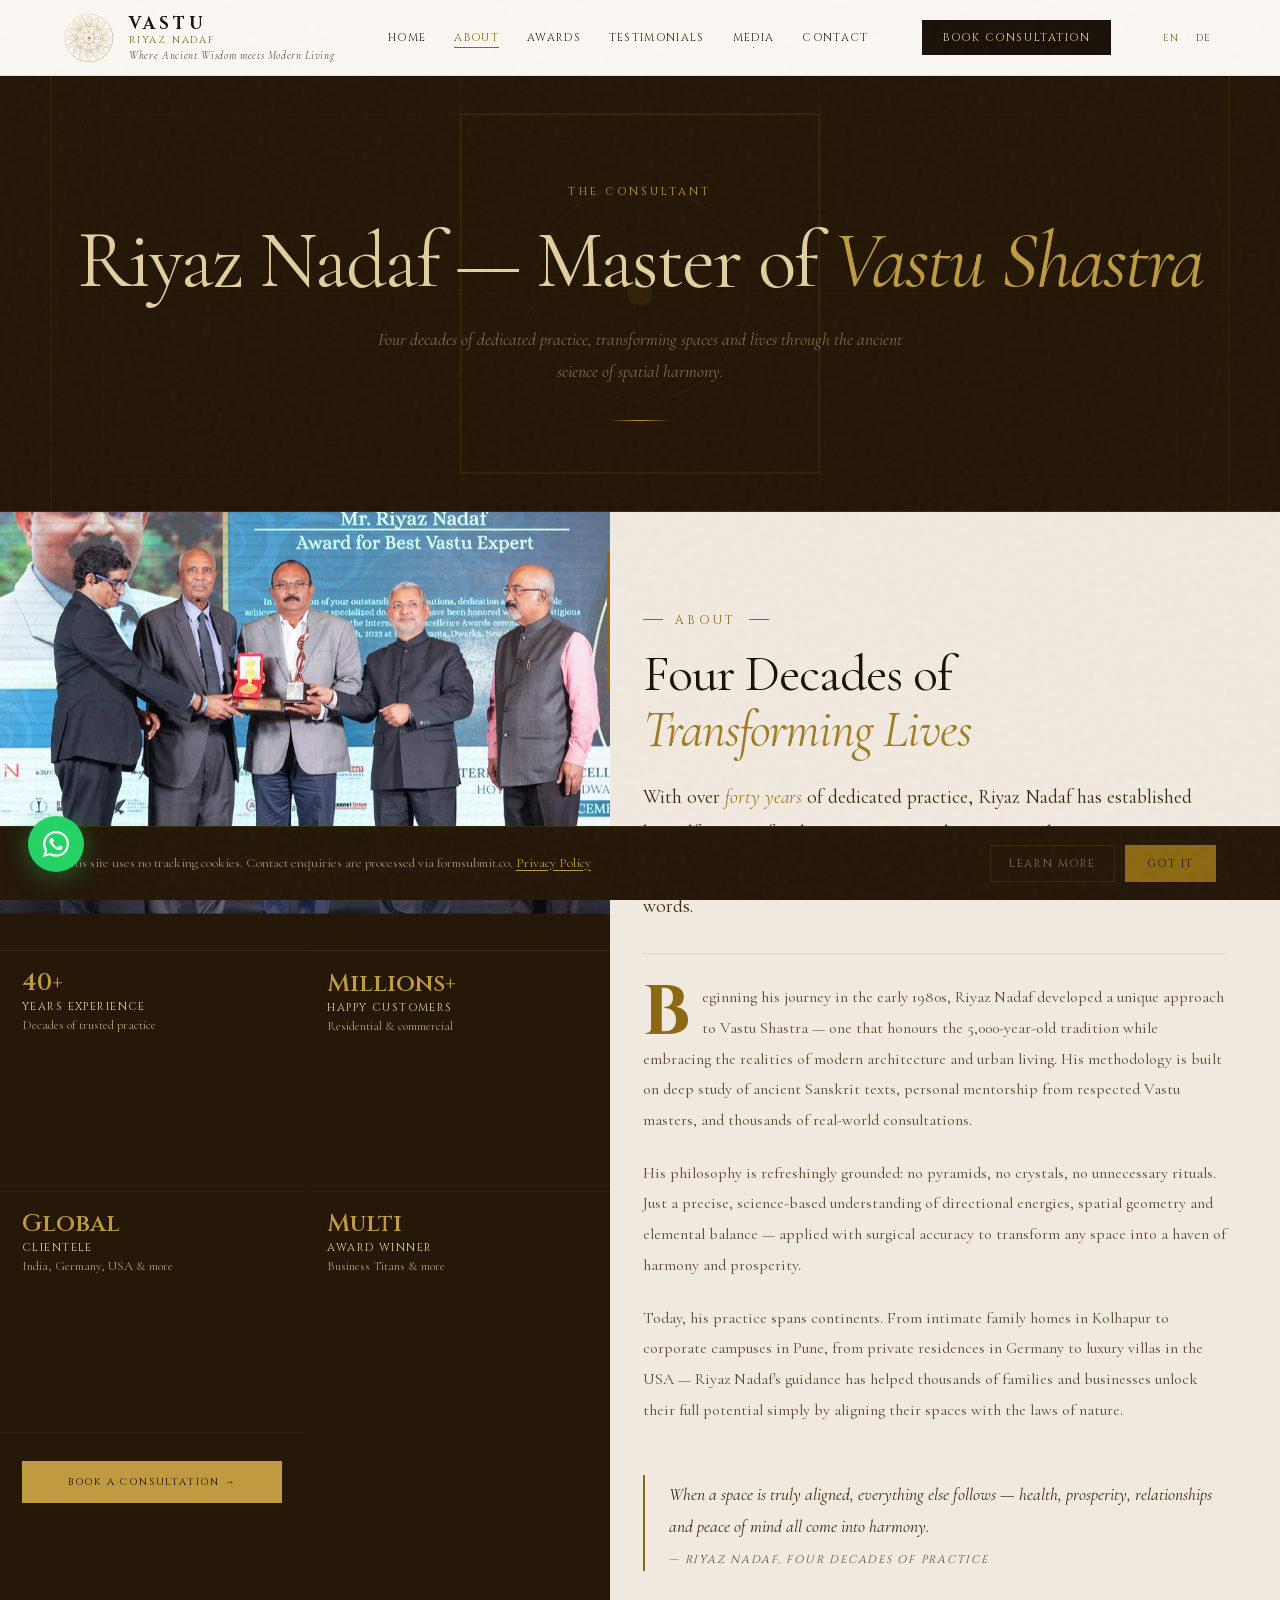
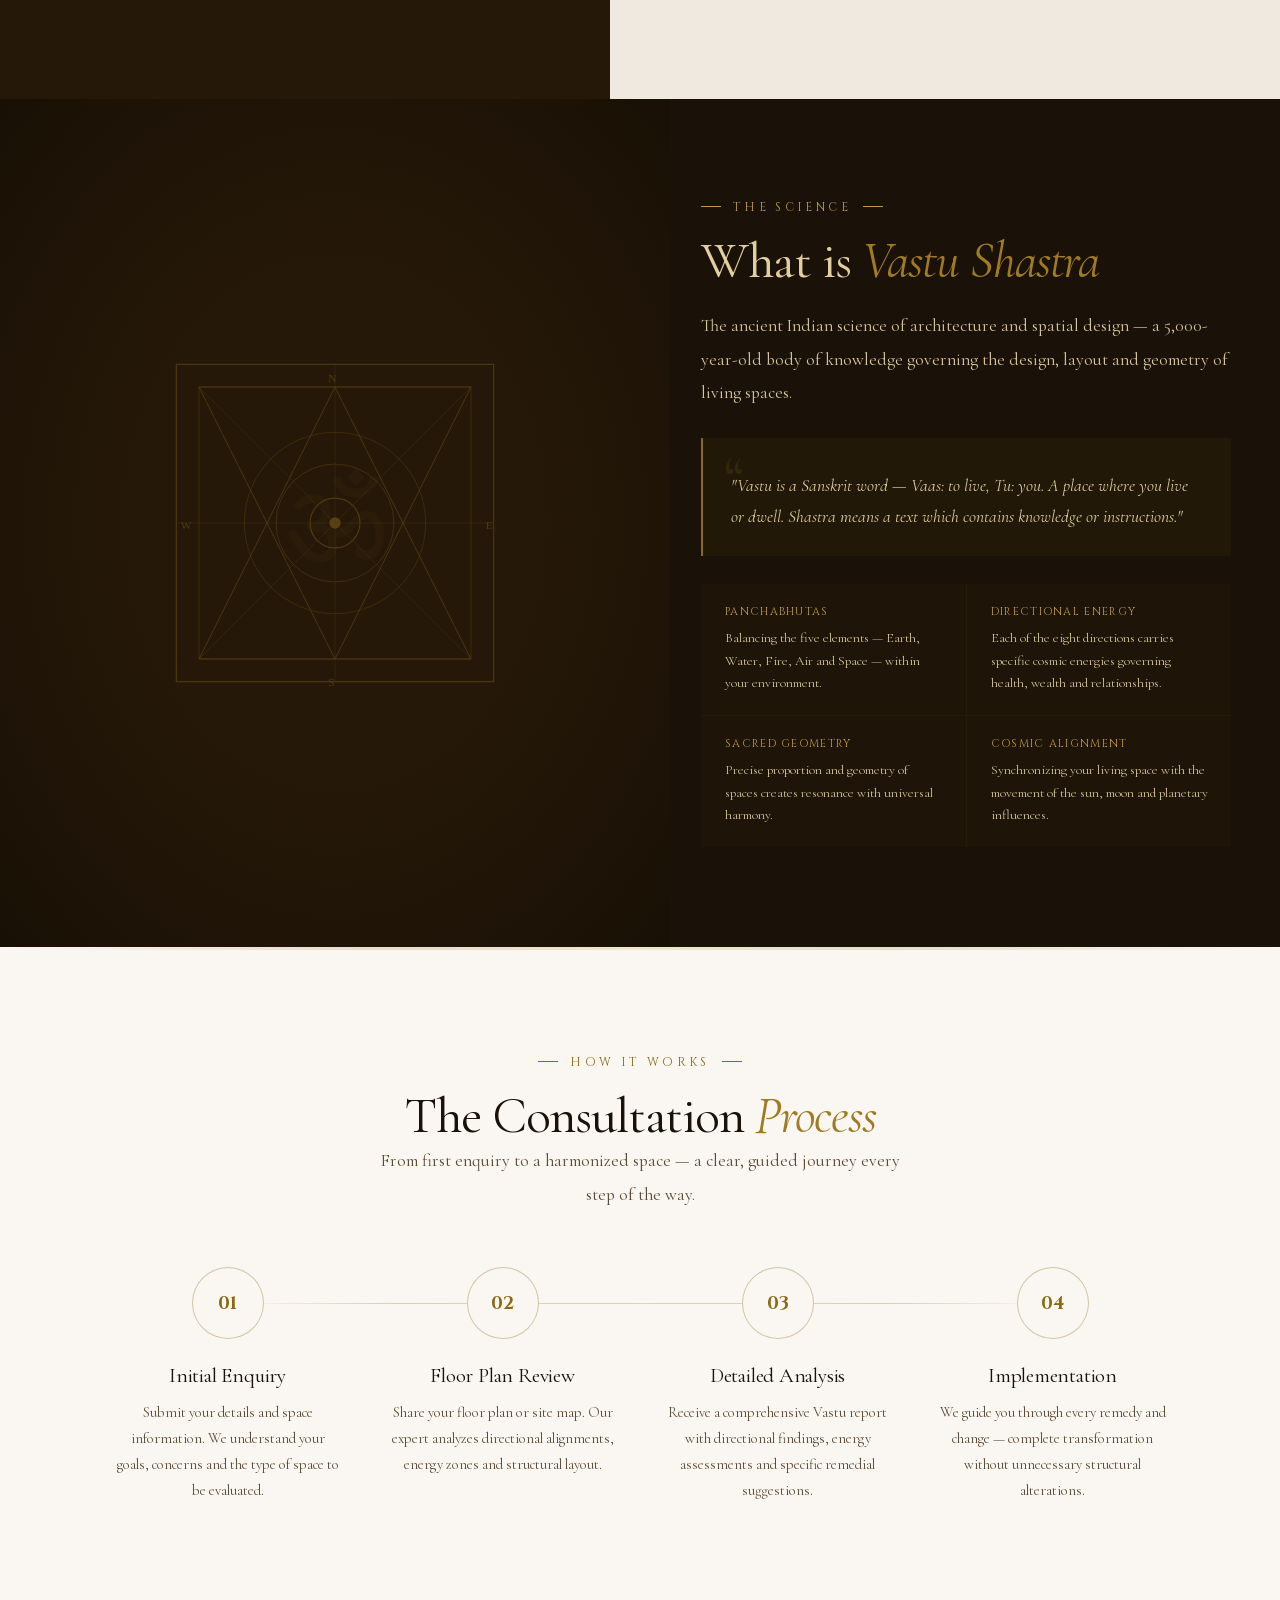
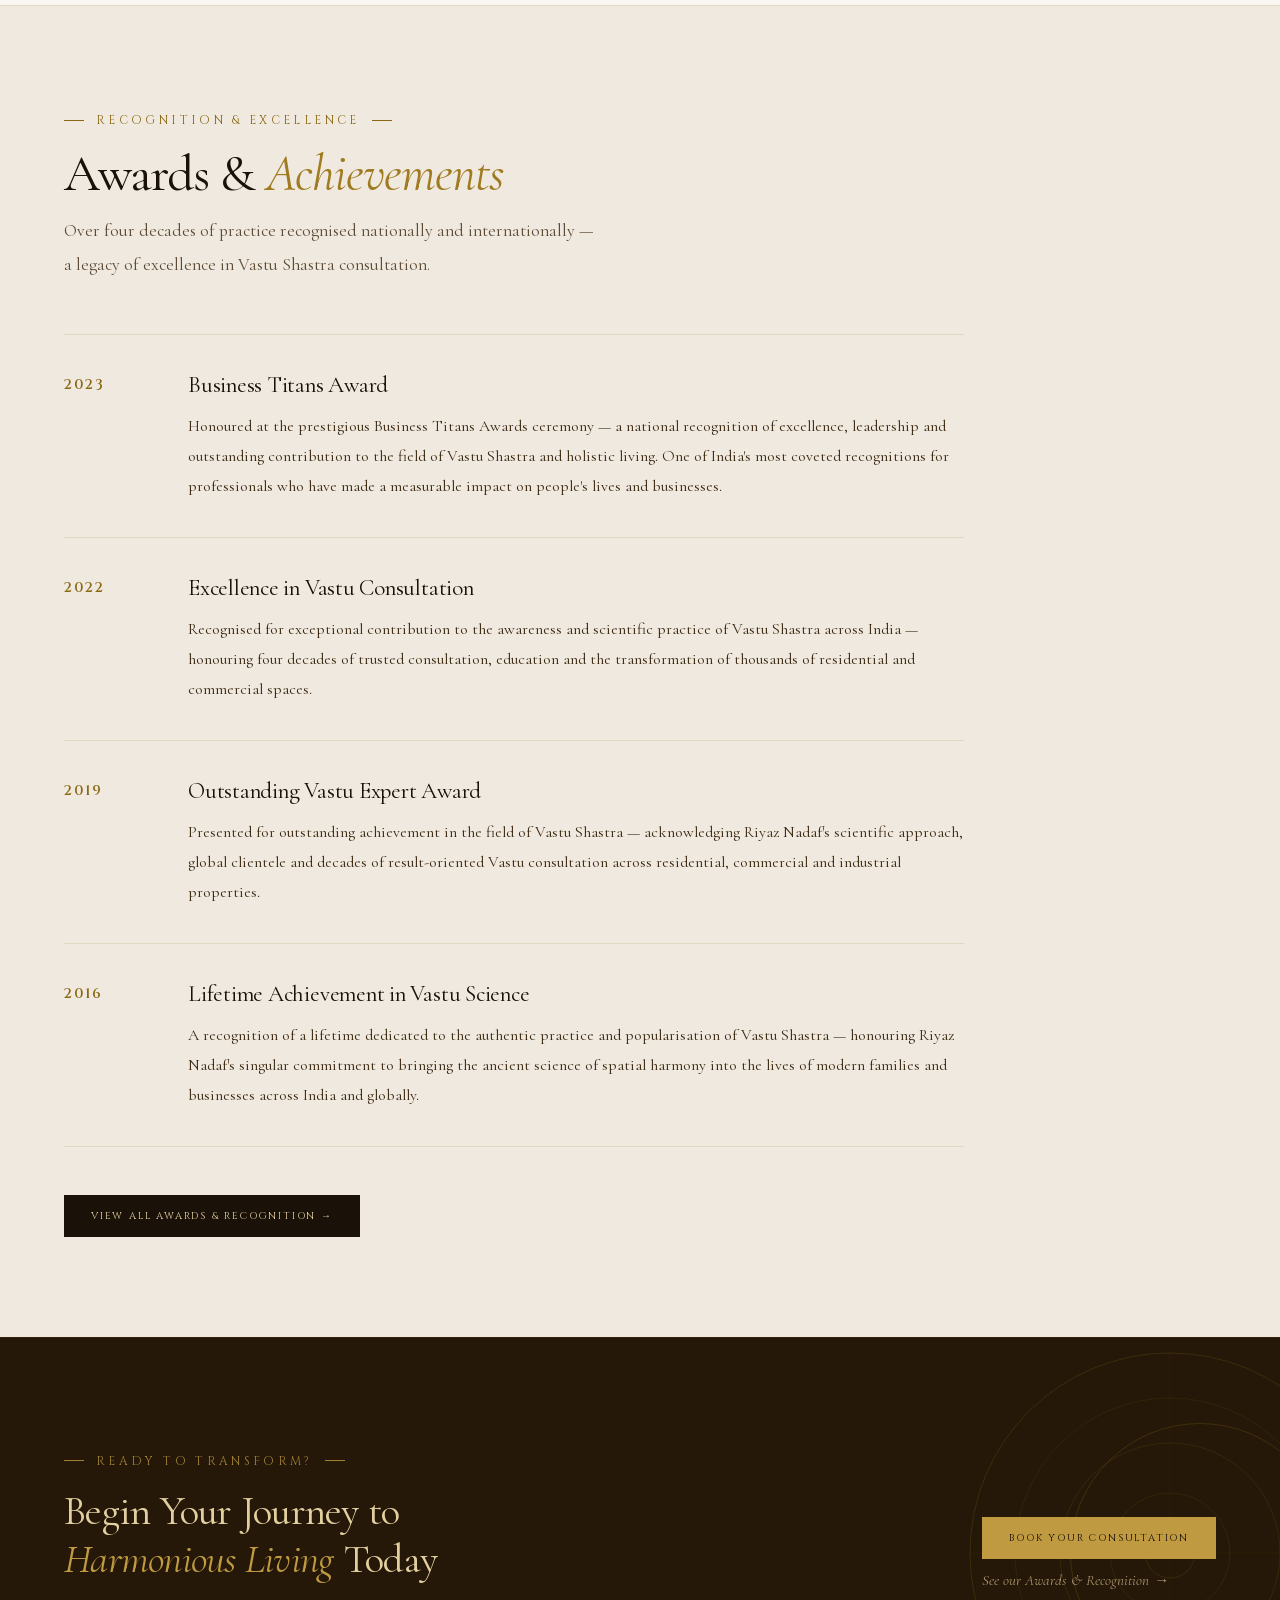
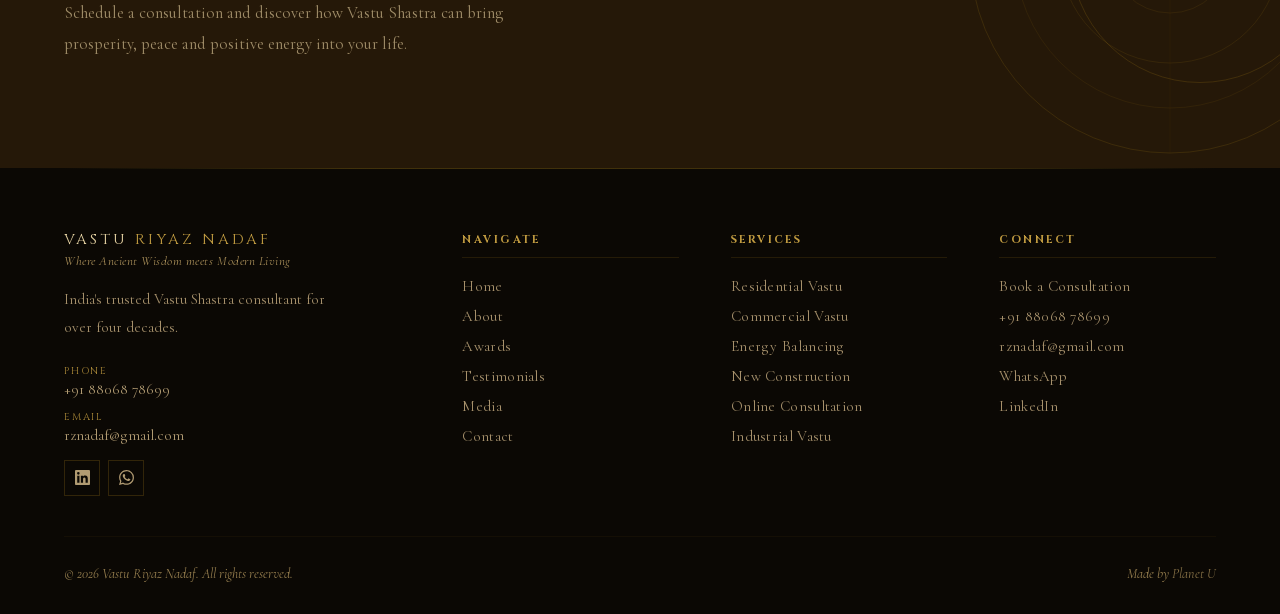
<file: about.html>
<!DOCTYPE html>
<html lang="en">
<head>
<meta charset="UTF-8">
<meta name="viewport" content="width=device-width, initial-scale=1.0">
<title>About Riyaz Nadaf — Vastu Riyaz Nadaf</title>
<meta name="description" content="Learn about Riyaz Nadaf, India's trusted Vastu Shastra consultant with 40+ years of experience transforming homes and lives.">
<link rel="icon" href="favicon.svg" type="image/svg+xml">
<link rel="canonical" href="https://vasturiyaz.com/about">
<link rel="alternate" hreflang="en" href="https://vasturiyaz.com/about">
<link rel="alternate" hreflang="de" href="https://vasturiyaz.com/de/about">
<link rel="alternate" hreflang="x-default" href="https://vasturiyaz.com/about">
<meta property="og:type" content="website">
<meta property="og:site_name" content="Vastu Riyaz Nadaf">
<meta property="og:title" content="About Riyaz Nadaf — Vastu Riyaz Nadaf">
<meta property="og:description" content="Learn about Riyaz Nadaf, India's trusted Vastu Shastra consultant with 40+ years of experience transforming homes and lives.">
<meta property="og:url" content="https://vasturiyaz.com/about">
<meta property="og:image" content="https://vasturiyaz.com/hero%20Banner.jpg">
<meta name="twitter:card" content="summary_large_image">
<meta name="twitter:title" content="About Riyaz Nadaf — Vastu Riyaz Nadaf">
<meta name="twitter:description" content="Learn about Riyaz Nadaf, India's trusted Vastu Shastra consultant with 40+ years of experience transforming homes and lives.">
<meta name="twitter:image" content="https://vasturiyaz.com/hero%20Banner.jpg">
<link rel="stylesheet" href="shared.css">
<style>
/* ── ABOUT SECTION ─────────────────────────────────────── */
.about-main {
  display: grid; grid-template-columns: 1fr 1.1fr;
  gap: 0; background: var(--bg-warm);
}
.about-photo-col {
  position: relative; background: var(--dark2);
  overflow: hidden; display: flex; flex-direction: column;
}
.about-photo-col > img {
  width: 100%; height: auto; display: block;
  object-fit: cover; aspect-ratio: 3/2;
  transition: transform .75s ease;
}
.about-photo-col:hover > img { transform: scale(1.025); }
/* Highlights moved into photo col — dark background variant */
.about-photo-col .about-highlights {
  background: var(--dark2);
  border-top: 1px solid rgba(139,105,20,.15);
  flex: 1;
}
.about-photo-col .ah-item {
  background: transparent;
  border-top: 1px solid rgba(139,105,20,.08);
}
.about-photo-col .ah-item:first-child { border-top: none; }
.about-photo-col .ah-item:hover { background: rgba(139,105,20,.06); border-top-color: var(--g); }
.about-photo-col .ah-n { color: var(--g3); }
.about-photo-col .ah-l { color: var(--gp); }
.about-photo-col .ah-d { color: rgba(190,168,128,.88); }
.ah-cta { padding: 28px 22px; border-top: 1px solid rgba(139,105,20,.1); }
.ah-cta .btn-gol { width: 100%; justify-content: center; }
.about-photo-decor {
  position: absolute; top: 40px; right: 0; z-index: 2;
  width: 3px; height: 140px; background: var(--g);
}
.about-photo-quote {
  position: absolute; bottom: 0; left: 0; right: 0; z-index: 2;
  background: rgba(16,9,2,.92); padding: 32px;
  border-top: 1px solid rgba(139,105,20,.18);
  backdrop-filter: blur(6px);
}
.apq-mark { font-family: var(--serif); font-size: 44px; color: var(--g); line-height: .8; margin-bottom: 8px; }
.apq-text { font-family: var(--serif); font-size: 15px; font-style: italic; color: rgba(226,207,160,.82); line-height: 1.7; margin-bottom: 12px; }
.apq-cite { font-family: var(--cap); font-size: 11px; letter-spacing: .16em; text-transform: uppercase; color: var(--g3); }

.about-body {
  padding: clamp(64px,8vw,100px) 8% clamp(64px,8vw,100px) 5%;
  display: flex; flex-direction: column; justify-content: center;
}
.about-intro {
  font-family: var(--serif); font-size: 19.5px; font-weight: 400;
  line-height: 1.88; color: var(--brown); margin-bottom: 28px;
  padding-bottom: 28px; border-bottom: 1px solid var(--rule);
}
.about-intro em { font-style: italic; color: var(--g2); }
.about-paras p {
  font-family: var(--serif); font-size: 16px; font-weight: 400;
  line-height: 1.92; color: var(--muted); margin-bottom: 22px;
}
/* Drop cap on first biography paragraph */
.about-paras p:first-child::first-letter {
  font-family: var(--cap); font-size: 4.4em; font-weight: 700;
  color: var(--g); float: left; line-height: .78;
  margin: 4px 12px 0 0; padding: 0;
}
.about-highlights {
  display: grid; grid-template-columns: 1fr 1fr;
  gap: 1px; background: var(--rule);
  margin: 32px 0;
}
.ah-item {
  background: var(--bg-warm); padding: 20px 22px;
  transition: background .35s, border-top-color .35s;
  border-top: 2px solid transparent;
}
.ah-item:hover { background: var(--bg-mid); border-top-color: var(--g); }
.ah-n { font-family: var(--cap); font-size: 24px; font-weight: 600; color: var(--g); line-height: 1; margin-bottom: 4px; }
.ah-l { font-family: var(--cap); font-size: 11px; letter-spacing: .13em; text-transform: uppercase; color: var(--brown); }
.ah-d { font-family: var(--serif); font-size: 13px; color: var(--muted); font-weight: 400; margin-top: 3px; }

/* ── PHILOSOPHY ─────────────────────────────────────────── */
.philosophy {
  display: grid; grid-template-columns: 1.1fr 1fr;
  background: var(--dark);
}
.phil-content {
  padding: clamp(64px,8vw,100px) 8% clamp(64px,8vw,100px) 5%;
  display: flex; flex-direction: column; justify-content: center;
}
.phil-content .tag { color: var(--g3); }
.phil-content .tag::before,.phil-content .tag::after { background: var(--g3); }
.phil-content .h-title { color: var(--gp); }
.phil-content .h-lead { color: rgba(226,207,160,.95); margin-bottom: 28px; }
.phil-def {
  padding: 24px 28px; border-left: 2px solid var(--g);
  background: rgba(139,105,20,.07); margin-bottom: 28px;
  position: relative;
}
.phil-def::before {
  content: '\201C';
  position: absolute; top: 8px; left: 20px;
  font-family: var(--serif); font-size: 64px; color: var(--g);
  opacity: .18; line-height: 1; pointer-events: none;
}
.phil-def p { font-family: var(--serif); font-size: 17.5px; font-style: italic; color: rgba(226,207,160,.97); line-height: 1.78; padding-top: 8px; }
.phil-grid {
  display: grid; grid-template-columns: 1fr 1fr;
  gap: 1px; background: rgba(139,105,20,.1);
}
.pg-item {
  background: #1E1408; padding: 20px 22px;
  transition: background .35s, border-left-color .35s;
  border-left: 2px solid transparent;
}
.pg-item:hover { background: #241C08; border-left-color: var(--g3); }
.phil-label { font-family: var(--cap); font-size: 11px; letter-spacing: .12em; color: var(--g3); margin-bottom: 8px; text-transform: uppercase; }
.pg-item p { font-family: var(--serif); font-size: 13.5px; color: rgba(226,207,160,.92); line-height: 1.68; font-weight: 400; }

.phil-visual {
  background: var(--dark2); display: flex; align-items: center; justify-content: center;
  position: relative; overflow: hidden; min-height: 500px;
}
.phil-visual::after {
  content: '';
  position: absolute; inset: 0;
  background: radial-gradient(ellipse at 50% 50%, transparent 42%, rgba(10,6,2,.45) 100%);
  pointer-events: none; z-index: 2;
}
.phil-om { position: absolute; font-family: serif; font-size: 120px; color: var(--g); opacity: .05; user-select: none; }
.yantra { width: min(70%,340px); opacity: .42; animation: spin 120s linear infinite reverse; }
@keyframes spin { to { transform: rotate(360deg); } }

/* ── PROCESS ─────────────────────────────────────────────── */
.process {
  background: var(--bg); padding: clamp(64px,8vw,100px) 5%;
  text-align: center; position: relative;
}
.process::before {
  content: '';
  position: absolute; top: 0; left: 0; right: 0; height: 3px;
  background: linear-gradient(to right, transparent 0%, var(--g) 30%, var(--g3) 50%, var(--g) 70%, transparent 100%);
  opacity: .18;
}
.process .tag { justify-content: center; }
.process .h-title, .process .h-lead { margin: 0 auto; text-align: center; }
.process .h-lead { margin-bottom: 60px; }
.proc-steps {
  display: grid; grid-template-columns: repeat(4,1fr);
  gap: 0; position: relative; max-width: 1100px; margin: 0 auto;
}
.proc-line {
  position: absolute; top: 36px; left: 12.5%; right: 12.5%;
  height: 1px;
  background: linear-gradient(to right, transparent, var(--g) 20%, var(--g2) 50%, var(--g) 80%, transparent);
  opacity: .28;
}
.proc-step {
  padding: 0 24px; display: flex; flex-direction: column;
  align-items: center; text-align: center;
}
.proc-circle {
  width: 72px; height: 72px;
  border: 1px solid rgba(139,105,20,.35); border-radius: 50%;
  display: flex; align-items: center; justify-content: center;
  background: var(--bg); position: relative; z-index: 1;
  margin-bottom: 24px; transition: all .45s;
}
.proc-circle::after {
  content: '';
  position: absolute; inset: -5px;
  border-radius: 50%; border: 1px solid rgba(139,105,20,.15);
  transform: scale(.8); opacity: 0;
  transition: transform .45s, opacity .45s;
}
.proc-circle:hover { background: var(--dark); border-color: var(--g); }
.proc-circle:hover::after { transform: scale(1); opacity: 1; }
.proc-circle:hover .proc-n { color: var(--g3); }
.proc-n { font-family: var(--cap); font-size: 18px; font-weight: 700; color: var(--g); }
.proc-step h4 { font-family: var(--serif); font-size: 21px; font-weight: 400; color: var(--dark); margin-bottom: 12px; letter-spacing: -.01em; }
.proc-step p { font-family: var(--serif); font-size: 14.5px; color: var(--muted); line-height: 1.8; font-weight: 400; }

@media(max-width:900px){
  .about-main { grid-template-columns: 1fr; }
  .about-photo-col { min-height: 360px; order: -1; }
  .about-body { padding: 52px 5%; }
  .about-intro { font-size: 17px; }
  /* Hide drop cap on mobile — float causes layout issues */
  .about-paras p:first-child::first-letter { float: none; font-size: 1em; color: inherit; margin: 0; }
  .about-highlights { grid-template-columns: 1fr 1fr; }
  .philosophy { grid-template-columns: 1fr; }
  .phil-visual { min-height: 240px; order: -1; }
  .phil-content { padding: 52px 5%; }
  .phil-grid { grid-template-columns: 1fr 1fr; }
  .proc-steps { grid-template-columns: repeat(2,1fr); gap: 36px; }
  .proc-line { display: none; }
  .proc-step { padding: 0 12px; }
}
@media(max-width:560px){
  .about-photo-col { min-height: 280px; }
  .about-highlights { grid-template-columns: 1fr 1fr; }
  .ah-n { font-size: 20px; }
  .phil-grid { grid-template-columns: 1fr; }
  .proc-steps { grid-template-columns: 1fr 1fr; gap: 24px; }
  .proc-circle { width: 60px; height: 60px; }
  .proc-n { font-size: 15px; }
  .proc-step h4 { font-size: 18px; }
  .proc-step p { font-size: 13.5px; }
}
@media(max-width:400px){
  .proc-steps { grid-template-columns: 1fr; }
  .proc-step { align-items: center; text-align: center; }
}

/* ── FEATURED AWARDS ─────────────────────────────────── */
.feat-awds-sec { background: var(--bg-warm); padding: clamp(64px,8vw,100px) 5%; border-top: 1px solid var(--rule); }
.fa-hd { max-width: 660px; margin-bottom: 52px; }
.fa-hd .h-title { margin-bottom: 12px; }
.fa-list { max-width: 900px; }
.fa-item { display: grid; grid-template-columns: 88px 1fr; gap: 0 36px; align-items: flex-start; padding: 36px 0; border-top: 1px solid var(--rule); }
.fa-item:last-child { border-bottom: 1px solid var(--rule); }
.fa-year { font-family: var(--cap); font-size: 14px; font-weight: 600; color: var(--g); letter-spacing: .12em; padding-top: 4px; }
.fa-title { font-family: var(--serif); font-size: 23px; font-weight: 400; color: var(--dark); margin-bottom: 12px; letter-spacing: -.01em; }
.fa-desc { font-family: var(--serif); font-size: 16px; color: var(--brown); line-height: 1.88; font-weight: 400; }
.fa-cta { margin-top: 48px; }
@media(max-width:560px) {
  .fa-item { grid-template-columns: 1fr; gap: 8px; padding: 28px 0; }
  .fa-title { font-size: 20px; }
  .fa-desc { font-size: 15px; }
}
</style>
</head>
<body>

<!-- NAV -->
<nav id="navbar">
  <a href="/" class="logo-a">
    <svg class="logo-svg" viewBox="0 0 120 120" fill="none" xmlns="http://www.w3.org/2000/svg">
      <defs><linearGradient id="gA" x1="20%" y1="15%" x2="80%" y2="85%"><stop offset="0%" stop-color="#D4A84B"/><stop offset="50%" stop-color="#8B6914"/><stop offset="100%" stop-color="#5C4A0A"/></linearGradient><linearGradient id="gB" x1="80%" y1="15%" x2="20%" y2="85%"><stop offset="0%" stop-color="#C4A040"/><stop offset="100%" stop-color="#7A5E10"/></linearGradient></defs>
      <circle cx="60" cy="60" r="57" stroke="url(#gA)" stroke-width=".7"/>
      <g transform="translate(60,60)">
        <ellipse cx="0" cy="-40" rx="6" ry="12.5" stroke="url(#gA)" stroke-width=".5" fill="rgba(139,105,20,.07)"/><ellipse cx="0" cy="-40" rx="6" ry="12.5" stroke="url(#gA)" stroke-width=".5" fill="rgba(139,105,20,.07)" transform="rotate(22.5)"/><ellipse cx="0" cy="-40" rx="6" ry="12.5" stroke="url(#gA)" stroke-width=".5" fill="rgba(139,105,20,.07)" transform="rotate(45)"/><ellipse cx="0" cy="-40" rx="6" ry="12.5" stroke="url(#gA)" stroke-width=".5" fill="rgba(139,105,20,.07)" transform="rotate(67.5)"/><ellipse cx="0" cy="-40" rx="6" ry="12.5" stroke="url(#gA)" stroke-width=".5" fill="rgba(139,105,20,.07)" transform="rotate(90)"/><ellipse cx="0" cy="-40" rx="6" ry="12.5" stroke="url(#gA)" stroke-width=".5" fill="rgba(139,105,20,.07)" transform="rotate(112.5)"/><ellipse cx="0" cy="-40" rx="6" ry="12.5" stroke="url(#gA)" stroke-width=".5" fill="rgba(139,105,20,.07)" transform="rotate(135)"/><ellipse cx="0" cy="-40" rx="6" ry="12.5" stroke="url(#gA)" stroke-width=".5" fill="rgba(139,105,20,.07)" transform="rotate(157.5)"/><ellipse cx="0" cy="-40" rx="6" ry="12.5" stroke="url(#gA)" stroke-width=".5" fill="rgba(139,105,20,.07)" transform="rotate(180)"/><ellipse cx="0" cy="-40" rx="6" ry="12.5" stroke="url(#gA)" stroke-width=".5" fill="rgba(139,105,20,.07)" transform="rotate(202.5)"/><ellipse cx="0" cy="-40" rx="6" ry="12.5" stroke="url(#gA)" stroke-width=".5" fill="rgba(139,105,20,.07)" transform="rotate(225)"/><ellipse cx="0" cy="-40" rx="6" ry="12.5" stroke="url(#gA)" stroke-width=".5" fill="rgba(139,105,20,.07)" transform="rotate(247.5)"/><ellipse cx="0" cy="-40" rx="6" ry="12.5" stroke="url(#gA)" stroke-width=".5" fill="rgba(139,105,20,.07)" transform="rotate(270)"/><ellipse cx="0" cy="-40" rx="6" ry="12.5" stroke="url(#gA)" stroke-width=".5" fill="rgba(139,105,20,.07)" transform="rotate(292.5)"/><ellipse cx="0" cy="-40" rx="6" ry="12.5" stroke="url(#gA)" stroke-width=".5" fill="rgba(139,105,20,.07)" transform="rotate(315)"/><ellipse cx="0" cy="-40" rx="6" ry="12.5" stroke="url(#gA)" stroke-width=".5" fill="rgba(139,105,20,.07)" transform="rotate(337.5)"/>
        <ellipse cx="0" cy="-25" rx="5" ry="10.5" stroke="url(#gB)" stroke-width=".5" fill="rgba(139,105,20,.1)"/><ellipse cx="0" cy="-25" rx="5" ry="10.5" stroke="url(#gB)" stroke-width=".5" fill="rgba(139,105,20,.1)" transform="rotate(45)"/><ellipse cx="0" cy="-25" rx="5" ry="10.5" stroke="url(#gB)" stroke-width=".5" fill="rgba(139,105,20,.1)" transform="rotate(90)"/><ellipse cx="0" cy="-25" rx="5" ry="10.5" stroke="url(#gB)" stroke-width=".5" fill="rgba(139,105,20,.1)" transform="rotate(135)"/><ellipse cx="0" cy="-25" rx="5" ry="10.5" stroke="url(#gB)" stroke-width=".5" fill="rgba(139,105,20,.1)" transform="rotate(180)"/><ellipse cx="0" cy="-25" rx="5" ry="10.5" stroke="url(#gB)" stroke-width=".5" fill="rgba(139,105,20,.1)" transform="rotate(225)"/><ellipse cx="0" cy="-25" rx="5" ry="10.5" stroke="url(#gB)" stroke-width=".5" fill="rgba(139,105,20,.1)" transform="rotate(270)"/><ellipse cx="0" cy="-25" rx="5" ry="10.5" stroke="url(#gB)" stroke-width=".5" fill="rgba(139,105,20,.1)" transform="rotate(315)"/>
        <circle cx="0" cy="0" r="13" stroke="url(#gA)" stroke-width=".8" fill="rgba(139,105,20,.05)"/>
        <path d="M0,-7 L5,0 L0,7 L-5,0 Z" stroke="url(#gA)" stroke-width=".6" fill="none"/>
        <circle cx="0" cy="0" r="2.5" fill="url(#gA)"/>
      </g>
    </svg>
    <div class="logo-words">
      <span class="logo-brand">VASTU</span>
      <span class="logo-sub">RIYAZ NADAF</span>
      <span class="logo-line">Where Ancient Wisdom meets Modern Living</span>
    </div>
  </a>
  <ul class="nav-ul">
    <li><a href="/">Home</a></li>
    <li><a href="/about" class="act">About</a></li>
    <li><a href="/awards">Awards</a></li>
    <li><a href="/testimonials">Testimonials</a></li>
    <li><a href="/media">Media</a></li>
    <li><a href="/contact">Contact</a></li>
  </ul>
  <a href="/contact" class="nav-cta">Book Consultation</a>
  <div class="lang-sw">
    <a href="/about" class="lang-btn act">EN</a>
    <span class="lang-sw-sep">|</span>
    <a href="/de/about" class="lang-btn">DE</a>
  </div>
  <button id="mBtn" aria-label="Menu">☰</button>
</nav>
<div id="mMenu">
  <div class="mm-top">
    <span class="mm-brand">VASTU <em>RIYAZ NADAF</em></span>
    <div class="mm-lang-sw"><a href="/about" class="lang-btn act">EN</a><span class="lang-sw-sep">|</span><a href="/de/about" class="lang-btn">DE</a></div>
    <button id="mm-close" aria-label="Close menu">&#x2212;</button>
  </div>
  <nav class="mm-links">
    <ul>
      <li><a href="/">Home</a></li>
      <li><a href="/about" class="act">About</a></li>
      <li><a href="/awards">Awards</a></li>
      <li><a href="/testimonials">Testimonials</a></li>
      <li><a href="/media">Media</a></li>
      <li><a href="/contact">Contact</a></li>
    </ul>
  </nav>
  <div class="mm-foot">
    <div class="mm-foot-addr">Kolhapur, Maharashtra<br>India</div>
    <div class="mm-foot-links">
      <a href="tel:+918806878699">+91 88068 78699</a>
      <a href="mailto:rznadaf@gmail.com">Email Us</a>
    </div>
    </div>
</div>

<!-- PAGE BANNER -->
<div class="pg-banner">
  <span class="pg-tag">The Consultant</span>
  <h1 class="pg-title">Riyaz Nadaf — Master of <em>Vastu Shastra</em></h1>
  <p class="pg-lead">Four decades of dedicated practice, transforming spaces and lives through the ancient science of spatial harmony.</p>
  <div class="pg-rule"></div>
</div>

<!-- ABOUT MAIN -->
<section class="about-main">
  <div class="about-photo-col r">
    <div class="about-photo-decor"></div>
    <img src="Awards/awards10.jpg" alt="Riyaz Nadaf — Vastu consultant" loading="lazy">
    <div class="about-highlights">
      <div class="ah-item">
        <div class="ah-n">40+</div>
        <div class="ah-l">Years Experience</div>
        <div class="ah-d">Decades of trusted practice</div>
      </div>
      <div class="ah-item">
        <div class="ah-n">Millions+</div>
        <div class="ah-l">Happy Customers</div>
        <div class="ah-d">Residential &amp; commercial</div>
      </div>
      <div class="ah-item">
        <div class="ah-n">Global</div>
        <div class="ah-l">Clientele</div>
        <div class="ah-d">India, Germany, USA &amp; more</div>
      </div>
      <div class="ah-item">
        <div class="ah-n">Multi</div>
        <div class="ah-l">Award Winner</div>
        <div class="ah-d">Business Titans &amp; more</div>
      </div>
      <div class="ah-cta">
        <a href="/contact" class="btn-gol">Book a Consultation →</a>
      </div>
    </div>
  </div>
  <div class="about-body r d1">
    <div class="tag">About</div>
    <h2 class="h-title">Four Decades of<br><em>Transforming Lives</em></h2>
    <p class="about-intro">With over <em>forty years</em> of dedicated practice, Riyaz Nadaf has established himself as one of India's most respected Vastu consultants — a practitioner whose expertise transcends borders and whose results speak louder than words.</p>
    <div class="about-paras">
      <p>Beginning his journey in the early 1980s, Riyaz Nadaf developed a unique approach to Vastu Shastra — one that honours the 5,000-year-old tradition while embracing the realities of modern architecture and urban living. His methodology is built on deep study of ancient Sanskrit texts, personal mentorship from respected Vastu masters, and thousands of real-world consultations.</p>
      <p>His philosophy is refreshingly grounded: no pyramids, no crystals, no unnecessary rituals. Just a precise, science-based understanding of directional energies, spatial geometry and elemental balance — applied with surgical accuracy to transform any space into a haven of harmony and prosperity.</p>
      <p>Today, his practice spans continents. From intimate family homes in Kolhapur to corporate campuses in Pune, from private residences in Germany to luxury villas in the USA — Riyaz Nadaf's guidance has helped thousands of families and businesses unlock their full potential simply by aligning their spaces with the laws of nature.</p>
    </div>
    <div class="pull-q" style="margin-bottom:28px">
      <p>When a space is truly aligned, everything else follows — health, prosperity, relationships and peace of mind all come into harmony.</p>
      <cite>— Riyaz Nadaf, Four Decades of Practice</cite>
    </div>
  </div>
</section>

<!-- PHILOSOPHY / WHAT IS VASTU -->
<section class="philosophy">
  <div class="phil-visual">
    <span class="phil-om">ॐ</span>
    <svg class="yantra" viewBox="0 0 300 300" fill="none" xmlns="http://www.w3.org/2000/svg">
      <rect x="10" y="10" width="280" height="280" stroke="#8B6914" stroke-width="1"/>
      <rect x="30" y="30" width="240" height="240" stroke="#8B6914" stroke-width=".5"/>
      <polygon points="150,30 270,270 30,270" stroke="#8B6914" stroke-width=".8" fill="none"/>
      <polygon points="150,270 30,30 270,30" stroke="#8B6914" stroke-width=".8" fill="none"/>
      <circle cx="150" cy="150" r="80" stroke="#8B6914" stroke-width=".5"/>
      <circle cx="150" cy="150" r="52" stroke="#8B6914" stroke-width=".6"/>
      <circle cx="150" cy="150" r="22" stroke="#8B6914" stroke-width="1"/>
      <circle cx="150" cy="150" r="5" fill="#A07B22"/>
      <line x1="150" y1="10" x2="150" y2="290" stroke="#8B6914" stroke-width=".3"/>
      <line x1="10" y1="150" x2="290" y2="150" stroke="#8B6914" stroke-width=".3"/>
      <line x1="30" y1="30" x2="270" y2="270" stroke="#8B6914" stroke-width=".3"/>
      <line x1="270" y1="30" x2="30" y2="270" stroke="#8B6914" stroke-width=".3"/>
      <text x="144" y="26" fill="#8B6914" font-size="10" font-family="serif">N</text>
      <text x="144" y="294" fill="#8B6914" font-size="10" font-family="serif">S</text>
      <text x="14" y="155" fill="#8B6914" font-size="10" font-family="serif">W</text>
      <text x="283" y="155" fill="#8B6914" font-size="10" font-family="serif">E</text>
    </svg>
  </div>
  <div class="phil-content r d1">
    <div class="tag">The Science</div>
    <h2 class="h-title">What is <em>Vastu Shastra</em></h2>
    <p class="h-lead">The ancient Indian science of architecture and spatial design — a 5,000-year-old body of knowledge governing the design, layout and geometry of living spaces.</p>
    <div class="phil-def">
      <p>"Vastu is a Sanskrit word — Vaas: to live, Tu: you. A place where you live or dwell. Shastra means a text which contains knowledge or instructions."</p>
    </div>
    <div class="phil-grid">
      <div class="pg-item">
        <div class="phil-label">Panchabhutas</div>
        <p>Balancing the five elements — Earth, Water, Fire, Air and Space — within your environment.</p>
      </div>
      <div class="pg-item">
        <div class="phil-label">Directional Energy</div>
        <p>Each of the eight directions carries specific cosmic energies governing health, wealth and relationships.</p>
      </div>
      <div class="pg-item">
        <div class="phil-label">Sacred Geometry</div>
        <p>Precise proportion and geometry of spaces creates resonance with universal harmony.</p>
      </div>
      <div class="pg-item">
        <div class="phil-label">Cosmic Alignment</div>
        <p>Synchronizing your living space with the movement of the sun, moon and planetary influences.</p>
      </div>
    </div>
  </div>
</section>

<!-- PROCESS -->
<section class="process r">
  <div class="tag">How It Works</div>
  <h2 class="h-title">The Consultation <em>Process</em></h2>
  <p class="h-lead" style="margin-bottom:56px">From first enquiry to a harmonized space — a clear, guided journey every step of the way.</p>
  <div class="proc-steps">
    <div class="proc-line"></div>
    <div class="proc-step">
      <div class="proc-circle"><span class="proc-n">01</span></div>
      <h4>Initial Enquiry</h4>
      <p>Submit your details and space information. We understand your goals, concerns and the type of space to be evaluated.</p>
    </div>
    <div class="proc-step">
      <div class="proc-circle"><span class="proc-n">02</span></div>
      <h4>Floor Plan Review</h4>
      <p>Share your floor plan or site map. Our expert analyzes directional alignments, energy zones and structural layout.</p>
    </div>
    <div class="proc-step">
      <div class="proc-circle"><span class="proc-n">03</span></div>
      <h4>Detailed Analysis</h4>
      <p>Receive a comprehensive Vastu report with directional findings, energy assessments and specific remedial suggestions.</p>
    </div>
    <div class="proc-step">
      <div class="proc-circle"><span class="proc-n">04</span></div>
      <h4>Implementation</h4>
      <p>We guide you through every remedy and change — complete transformation without unnecessary structural alterations.</p>
    </div>
  </div>
</section>

<!-- FEATURED AWARDS -->
<section class="feat-awds-sec r">
  <div class="fa-hd">
    <div class="tag">Recognition &amp; Excellence</div>
    <h2 class="h-title">Awards &amp; <em>Achievements</em></h2>
    <p class="h-lead">Over four decades of practice recognised nationally and internationally — a legacy of excellence in Vastu Shastra consultation.</p>
  </div>
  <div class="fa-list">
    <div class="fa-item r">
      <div class="fa-year">2023</div>
      <div class="fa-body">
        <h3 class="fa-title">Business Titans Award</h3>
        <p class="fa-desc">Honoured at the prestigious Business Titans Awards ceremony — a national recognition of excellence, leadership and outstanding contribution to the field of Vastu Shastra and holistic living. One of India's most coveted recognitions for professionals who have made a measurable impact on people's lives and businesses.</p>
      </div>
    </div>
    <div class="fa-item r d1">
      <div class="fa-year">2022</div>
      <div class="fa-body">
        <h3 class="fa-title">Excellence in Vastu Consultation</h3>
        <p class="fa-desc">Recognised for exceptional contribution to the awareness and scientific practice of Vastu Shastra across India — honouring four decades of trusted consultation, education and the transformation of thousands of residential and commercial spaces.</p>
      </div>
    </div>
    <div class="fa-item r d2">
      <div class="fa-year">2019</div>
      <div class="fa-body">
        <h3 class="fa-title">Outstanding Vastu Expert Award</h3>
        <p class="fa-desc">Presented for outstanding achievement in the field of Vastu Shastra — acknowledging Riyaz Nadaf's scientific approach, global clientele and decades of result-oriented Vastu consultation across residential, commercial and industrial properties.</p>
      </div>
    </div>
    <div class="fa-item r d3">
      <div class="fa-year">2016</div>
      <div class="fa-body">
        <h3 class="fa-title">Lifetime Achievement in Vastu Science</h3>
        <p class="fa-desc">A recognition of a lifetime dedicated to the authentic practice and popularisation of Vastu Shastra — honouring Riyaz Nadaf's singular commitment to bringing the ancient science of spatial harmony into the lives of modern families and businesses across India and globally.</p>
      </div>
    </div>
  </div>
  <div class="fa-cta r d4">
    <a href="/awards" class="btn-dk">View All Awards &amp; Recognition →</a>
  </div>
</section>

<!-- CTA -->
<div class="cta-ban r">
  <div>
    <div class="tag">Ready to Transform?</div>
    <h2 class="cta-h2">Begin Your Journey to<br><em>Harmonious Living</em> Today</h2>
    <p class="cta-body">Schedule a consultation and discover how Vastu Shastra can bring prosperity, peace and positive energy into your life.</p>
  </div>
  <div class="cta-acts">
    <a href="/contact" class="btn-gol">Book Your Consultation</a>
    <a href="/awards" class="cta-note">See our Awards &amp; Recognition →</a>
  </div>
</div>

<!-- FOOTER -->
<footer>
  <div class="ft-grid">
    <div>
      <div class="ft-brand-name">VASTU <span>RIYAZ NADAF</span></div>
      <div class="ft-tagline">Where Ancient Wisdom meets Modern Living</div>
      <p class="ft-desc">India's trusted Vastu Shastra consultant for over four decades.</p>
    <div class="ft-contact">
      <a href="tel:+918806878699" class="ft-contact-item"><span class="ft-ci-label">Phone</span><span class="ft-ci-val">+91 88068 78699</span></a>
      <a href="mailto:rznadaf@gmail.com" class="ft-contact-item"><span class="ft-ci-label">Email</span><span class="ft-ci-val">rznadaf@gmail.com</span></a>
      <div class="ft-social-icons"><a href="https://linkedin.com/in/riyaz-nadaf" class="ft-soc" title="LinkedIn" target="_blank" rel="noopener"><svg viewBox="0 0 24 24" fill="currentColor" aria-hidden="true"><path d="M20.447 20.452h-3.554v-5.569c0-1.328-.027-3.037-1.852-3.037-1.853 0-2.136 1.445-2.136 2.939v5.667H9.351V9h3.414v1.561h.046c.477-.9 1.637-1.85 3.37-1.85 3.601 0 4.267 2.37 4.267 5.455v6.286zM5.337 7.433a2.062 2.062 0 01-2.063-2.065 2.064 2.064 0 112.063 2.065zm1.782 13.019H3.555V9h3.564v11.452zM22.225 0H1.771C.792 0 0 .774 0 1.729v20.542C0 23.227.792 24 1.771 24h20.451C23.2 24 24 23.227 24 22.271V1.729C24 .774 23.2 0 22.222 0h.003z"/></svg></a><a href="https://wa.me/918806878699" class="ft-soc" title="WhatsApp" target="_blank" rel="noopener"><svg viewBox="0 0 24 24" fill="currentColor" aria-hidden="true"><path d="M17.472 14.382c-.297-.149-1.758-.867-2.03-.967-.273-.099-.471-.148-.67.15-.197.297-.767.966-.94 1.164-.173.199-.347.223-.644.075-.297-.15-1.255-.463-2.39-1.475-.883-.788-1.48-1.761-1.653-2.059-.173-.297-.018-.458.13-.606.134-.133.298-.347.446-.52.149-.174.198-.298.298-.497.099-.198.05-.371-.025-.52-.075-.149-.669-1.612-.916-2.207-.242-.579-.487-.5-.669-.51-.173-.008-.371-.01-.57-.01-.198 0-.52.074-.792.372-.272.297-1.04 1.016-1.04 2.479 0 1.462 1.065 2.875 1.213 3.074.149.198 2.096 3.2 5.077 4.487.709.306 1.262.489 1.694.625.712.227 1.36.195 1.871.118.571-.085 1.758-.719 2.006-1.413.248-.694.248-1.289.173-1.413-.074-.124-.272-.198-.57-.347m-5.421 7.403h-.004a9.87 9.87 0 01-5.031-1.378l-.361-.214-3.741.982.998-3.648-.235-.374a9.86 9.86 0 01-1.51-5.26c.001-5.45 4.436-9.884 9.888-9.884 2.64 0 5.122 1.03 6.988 2.898a9.825 9.825 0 012.893 6.994c-.003 5.45-4.437 9.884-9.885 9.884m8.413-18.297A11.815 11.815 0 0012.05 0C5.495 0 .16 5.335.157 11.892c0 2.096.547 4.142 1.588 5.945L.057 24l6.305-1.654a11.882 11.882 0 005.683 1.448h.005c6.554 0 11.89-5.335 11.893-11.893a11.821 11.821 0 00-3.48-8.413z"/></svg></a></div>
    </div>
    </div>
    <div class="ft-col"><h4>Navigate</h4><ul><li><a href="/">Home</a></li><li><a href="/about">About</a></li><li><a href="/awards">Awards</a></li><li><a href="/testimonials">Testimonials</a></li><li><a href="/media">Media</a></li><li><a href="/contact">Contact</a></li></ul></div>
    <div class="ft-col"><h4>Services</h4><ul><li><a href="/contact">Residential Vastu</a></li><li><a href="/contact">Commercial Vastu</a></li><li><a href="/contact">Energy Balancing</a></li><li><a href="/contact">New Construction</a></li><li><a href="/contact">Online Consultation</a></li><li><a href="/contact">Industrial Vastu</a></li></ul></div>
    <div class="ft-col"><h4>Connect</h4><ul><li><a href="/contact">Book a Consultation</a></li><li><a href="tel:+918806878699">+91 88068 78699</a></li><li><a href="mailto:rznadaf@gmail.com">rznadaf@gmail.com</a></li><li><a href="https://wa.me/918806878699" target="_blank" rel="noopener">WhatsApp</a></li><li><a href="https://linkedin.com/in/riyaz-nadaf" target="_blank" rel="noopener">LinkedIn</a></li></ul></div>
  </div>
  <div class="ft-bot"><span>© 2026 Vastu Riyaz Nadaf. All rights reserved.</span>
    <span>Made by <a href="https://planetu.co.in" target="_blank" rel="noopener">Planet U</a></span></div>
</footer>

<script>
var nb=document.getElementById('navbar');
window.addEventListener('scroll',function(){nb.classList.toggle('scrolled',scrollY>40)},{passive:true});
var mb=document.getElementById('mBtn'),mm=document.getElementById('mMenu');
mb.addEventListener('click',function(){var o=mm.classList.toggle('on');mb.textContent=o?'✕':'☰';});
mm.querySelectorAll('a').forEach(function(a){a.addEventListener('click',function(){mm.classList.remove('on');mb.textContent='☰';});});
var ro=new IntersectionObserver(function(es){es.forEach(function(e){if(e.isIntersecting){e.target.classList.add('in');ro.unobserve(e.target);}});},{threshold:.1,rootMargin:'0px 0px -32px 0px'});
document.querySelectorAll('.r, .r-l, .r-r').forEach(function(el){ro.observe(el);});
</script>
<script src="shared.js" defer></script>
</body>
</html>
</file>
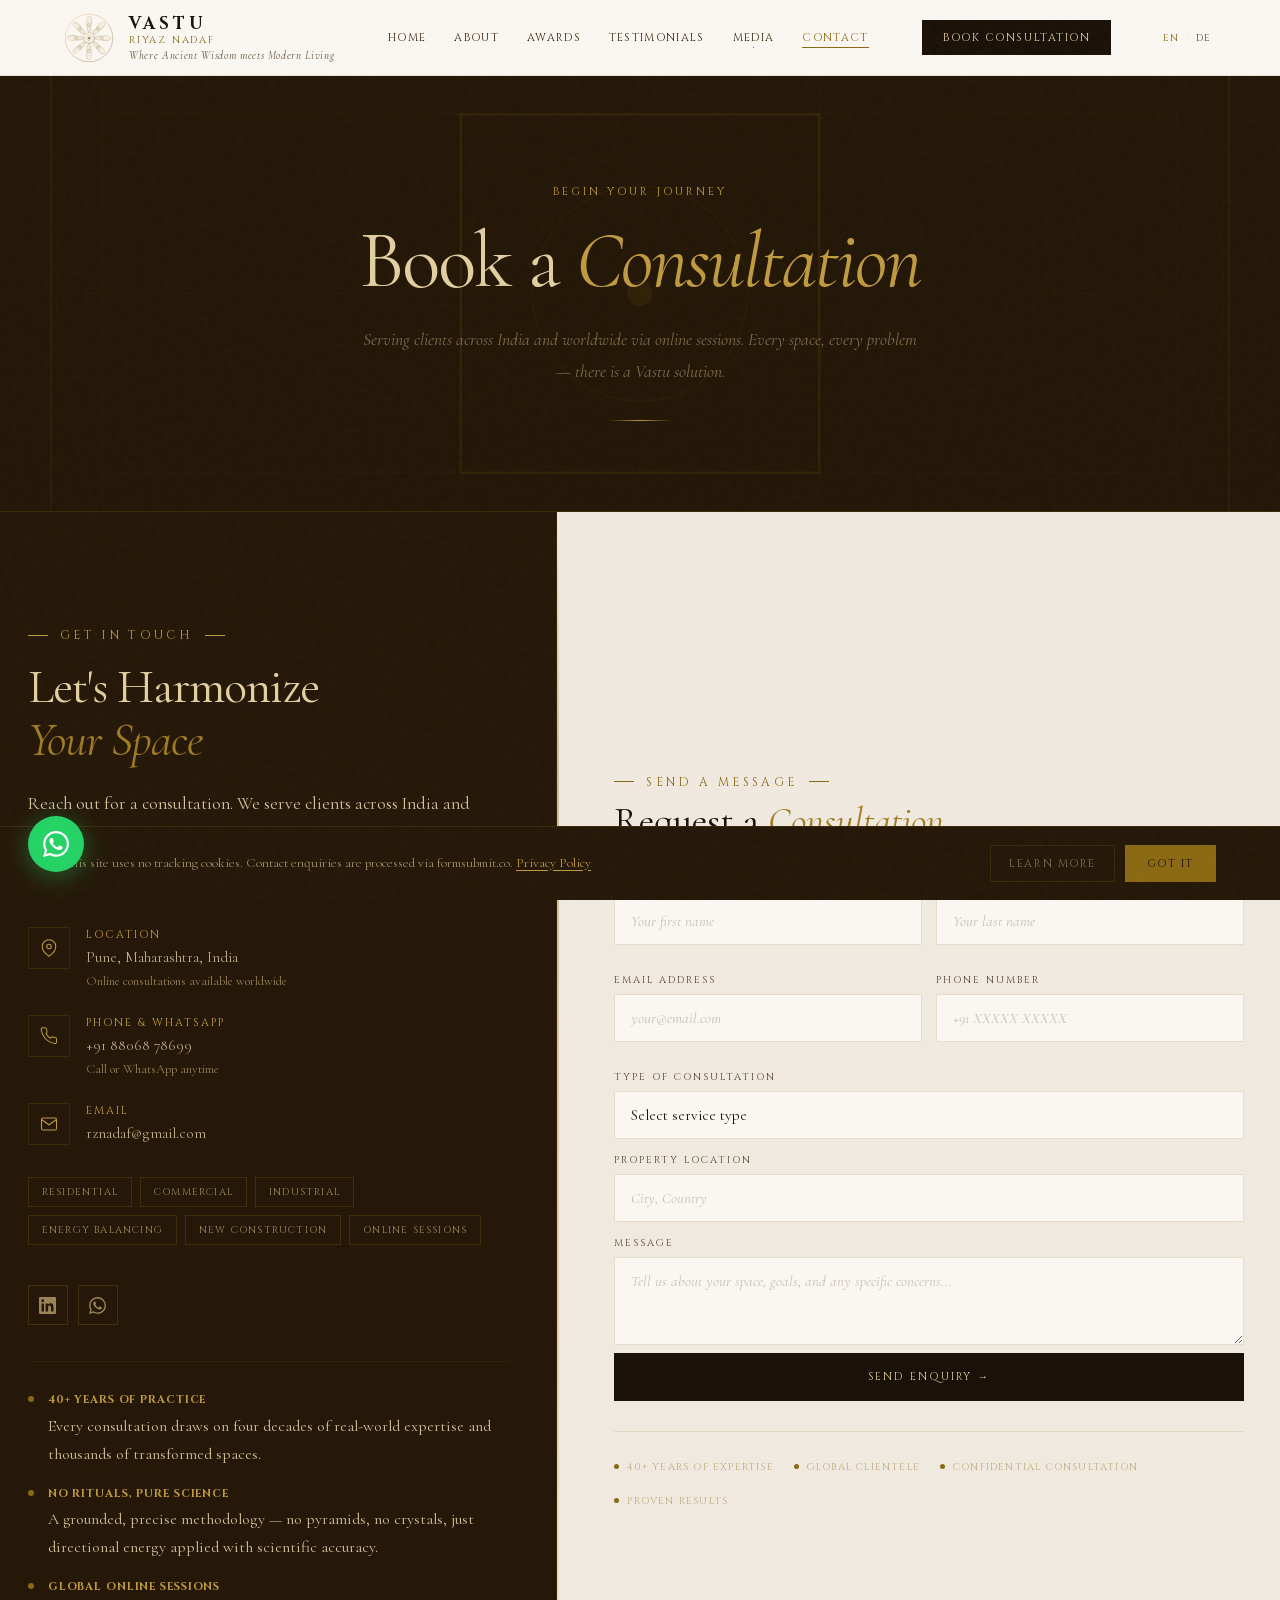
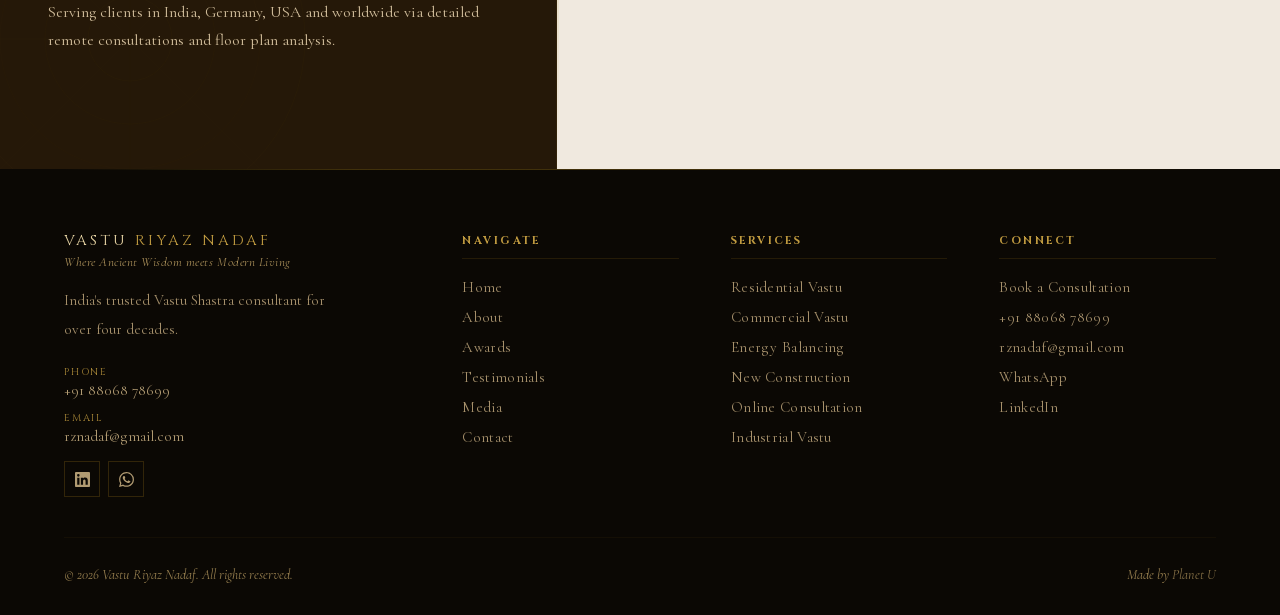
<file: contact.html>
<!DOCTYPE html>
<html lang="en">
<head>
<meta charset="UTF-8">
<meta name="viewport" content="width=device-width, initial-scale=1.0">
<title>Contact — Vastu Riyaz Nadaf</title>
<meta name="description" content="Schedule your Vastu consultation with Riyaz Nadaf — residential, commercial, industrial and online. Serving homeowners and businesses across India and globally for 40+ years.">
<link rel="icon" href="favicon.svg" type="image/svg+xml">
<link rel="canonical" href="https://vasturiyaz.com/contact">
<link rel="alternate" hreflang="en" href="https://vasturiyaz.com/contact">
<link rel="alternate" hreflang="de" href="https://vasturiyaz.com/de/contact">
<link rel="alternate" hreflang="x-default" href="https://vasturiyaz.com/contact">
<meta property="og:type" content="website">
<meta property="og:site_name" content="Vastu Riyaz Nadaf">
<meta property="og:title" content="Contact — Vastu Riyaz Nadaf">
<meta property="og:description" content="Schedule your Vastu consultation with Riyaz Nadaf — residential, commercial, industrial and online. Serving homeowners and businesses across India and globally for 40+ years.">
<meta property="og:url" content="https://vasturiyaz.com/contact">
<meta property="og:image" content="https://vasturiyaz.com/hero%20Banner.jpg">
<meta name="twitter:card" content="summary_large_image">
<meta name="twitter:title" content="Contact — Vastu Riyaz Nadaf">
<meta name="twitter:description" content="Schedule your Vastu consultation with Riyaz Nadaf — residential, commercial, industrial and online. Serving homeowners and businesses across India and globally for 40+ years.">
<meta name="twitter:image" content="https://vasturiyaz.com/hero%20Banner.jpg">
<link rel="preconnect" href="https://formsubmit.co">
<link rel="stylesheet" href="shared.css">
<style>
.contact-sec {
  display: grid; grid-template-columns: 1fr 1.3fr;
}
.c-info {
  background: var(--dark2); padding: var(--pad) 8% var(--pad) 5%;
  display: flex; flex-direction: column; justify-content: center;
  border-right: 1px solid rgba(139,105,20,.12);
  position: relative; overflow: hidden;
}
.c-info::before {
  content: '';
  position: absolute; bottom: -60px; left: -60px;
  width: 380px; height: 380px;
  background: url("data:image/svg+xml,%3Csvg viewBox='0 0 380 380' fill='none' xmlns='http://www.w3.org/2000/svg'%3E%3Ccircle cx='190' cy='190' r='175' stroke='%238B6914' stroke-width='0.4' opacity='0.1'/%3E%3Ccircle cx='190' cy='190' r='130' stroke='%238B6914' stroke-width='0.3' opacity='0.08'/%3E%3Ccircle cx='190' cy='190' r='85' stroke='%238B6914' stroke-width='0.35' opacity='0.09'/%3E%3Ccircle cx='190' cy='190' r='42' stroke='%238B6914' stroke-width='0.4' opacity='0.1'/%3E%3Cline x1='190' y1='15' x2='190' y2='365' stroke='%238B6914' stroke-width='0.3' opacity='0.07'/%3E%3Cline x1='15' y1='190' x2='365' y2='190' stroke='%238B6914' stroke-width='0.3' opacity='0.07'/%3E%3Cline x1='55' y1='55' x2='325' y2='325' stroke='%238B6914' stroke-width='0.2' opacity='0.06'/%3E%3Cline x1='325' y1='55' x2='55' y2='325' stroke='%238B6914' stroke-width='0.2' opacity='0.06'/%3E%3C/svg%3E") center/contain no-repeat;
  pointer-events: none; z-index: 0;
}
.c-info > * { position: relative; z-index: 1; }
.c-info .tag { color: var(--g3); }
.c-info .tag::before,.c-info .tag::after { background: var(--g3); }
.c-info .h-title { color: var(--gp); font-size: clamp(30px,3.8vw,48px); line-height: 1.1; }
.c-info .h-lead { color: rgba(220,200,165,.97); margin-bottom: 40px; }

/* Why section */
.c-why { margin-top: 36px; padding-top: 28px; border-top: 1px solid rgba(139,105,20,.1); display: flex; flex-direction: column; gap: 16px; }
.c-why-item { display: flex; gap: 14px; align-items: flex-start; }
.c-why-dot { width: 6px; height: 6px; background: var(--g); border-radius: 50%; flex-shrink: 0; margin-top: 6px; }
.c-why-text { font-family: var(--serif); font-size: 16px; color: rgba(220,200,165,.94); line-height: 1.75; font-weight: 400; }
.c-why-text strong { font-family: var(--cap); font-size: 11px; letter-spacing: .08em; text-transform: uppercase; color: var(--g3); display: block; margin-bottom: 2px; }
.c-items { display: flex; flex-direction: column; gap: 24px; }
.c-item { display: flex; gap: 16px; align-items: flex-start; }
.c-icon {
  width: 42px; height: 42px; flex-shrink: 0;
  border: 1px solid rgba(139,105,20,.22);
  display: flex; align-items: center; justify-content: center;
}
.c-icon svg { width: 18px; height: 18px; stroke: var(--g3); fill: none; stroke-width: 1.4; }
.c-label { font-family: var(--cap); font-size: 11px; letter-spacing: .18em; text-transform: uppercase; color: var(--g3); margin-bottom: 4px; }
.c-val { font-family: var(--serif); font-size: 15px; color: rgba(210,190,158,.88); font-weight: 400; line-height: 1.5; }
.c-val a { color: inherit; text-decoration: none; transition: color .3s; }
.c-val a:hover { color: var(--g3); }
.socials { display: flex; gap: 10px; margin-top: 40px; }
.soc-btn {
  width: 40px; height: 40px; flex-shrink: 0;
  border: 1px solid rgba(139,105,20,.3);
  display: flex; align-items: center; justify-content: center;
  color: rgba(185,160,110,.8); text-decoration: none;
  font-family: var(--cap); font-size: 10px; letter-spacing: .06em;
  transition: all .35s;
}
.soc-btn:hover { border-color: var(--g2); color: var(--g3); background: rgba(139,105,20,.08); }

/* Service pills */
.service-pills { display: flex; flex-wrap: wrap; gap: 8px; margin-top: 32px; }
.svc-pill {
  font-family: var(--cap); font-size: 10px; letter-spacing: .12em;
  text-transform: uppercase; padding: 7px 13px;
  border: 1px solid rgba(139,105,20,.28);
  color: rgba(185,160,110,.8); cursor: default;
  transition: border-color .3s, color .3s;
}
.svc-pill:hover { border-color: rgba(139,105,20,.42); color: var(--g3); }

/* Form panel */
.c-form-panel {
  background: var(--bg-warm); padding: var(--pad) 5% var(--pad) 8%;
  display: flex; flex-direction: column; justify-content: center;
  position: relative;
}
.c-form-panel::before {
  content: '';
  position: absolute; top: 0; left: 0; bottom: 0; width: 2px;
  background: linear-gradient(to bottom, transparent, var(--g) 20%, var(--g3) 65%, transparent);
  opacity: .35;
}
.c-form-panel .tag { margin-bottom: 8px; }
.form-heading {
  font-family: var(--serif); font-size: clamp(28px,3vw,42px);
  font-weight: 300; color: var(--dark); margin-bottom: 32px; line-height: 1.2;
}
.form-heading em { font-style: italic; color: var(--g2); }

.f-row { display: grid; grid-template-columns: 1fr 1fr; gap: 14px; margin-bottom: 14px; }
.f-group { display: flex; flex-direction: column; gap: 7px; margin-bottom: 14px; }
.f-group label { font-family: var(--cap); font-size: 10px; letter-spacing: .2em; text-transform: uppercase; color: var(--muted); }
.f-group input,.f-group select,.f-group textarea {
  background: var(--bg); border: 1px solid rgba(139,105,20,.18);
  padding: 14px 16px; font-family: var(--serif); font-size: 15px;
  color: var(--dark); outline: none;
  transition: border-color .4s, box-shadow .4s;
  font-weight: 400; width: 100%; -webkit-appearance: none; appearance: none;
}
.f-group input:focus,.f-group select:focus,.f-group textarea:focus {
  border-color: var(--g);
  box-shadow: 0 0 0 3px rgba(139,105,20,.07), inset 0 1px 3px rgba(139,105,20,.04);
}
.f-group input::placeholder,.f-group textarea::placeholder {
  color: rgba(122,106,84,.4); font-style: italic;
}
.f-group textarea { resize: vertical; min-height: 96px; }
.f-submit {
  width: 100%; background: var(--dark); color: var(--gp);
  border: 1px solid var(--dark); padding: 16px;
  font-family: var(--cap); font-size: 10.5px;
  letter-spacing: .2em; text-transform: uppercase;
  cursor: pointer; transition: all .4s; margin-top: 8px;
  position: relative; overflow: hidden;
}
.f-submit::before {
  content: '';
  position: absolute; top: 0; left: -80%; width: 52%; height: 100%;
  background: linear-gradient(to right, transparent, rgba(139,105,20,.18), transparent);
  transform: skewX(-20deg); pointer-events: none;
}
.f-submit:hover { background: var(--g); border-color: var(--g); color: var(--dark); }
.f-submit:hover::before { left: 160%; transition: left .6s cubic-bezier(.16,1,.3,1); }

/* Trust row below form */
.trust-row {
  display: flex; gap: 20px; align-items: center;
  margin-top: 30px; padding-top: 28px;
  border-top: 1px solid var(--rule);
  flex-wrap: wrap;
}
.trust-item {
  display: flex; align-items: center; gap: 8px;
  font-family: var(--cap); font-size: 10px;
  letter-spacing: .12em; text-transform: uppercase;
  color: rgba(185,160,110,.82);
}
.trust-item::before {
  content: '';
  display: block; width: 5px; height: 5px;
  background: var(--g); border-radius: 50%; flex-shrink: 0;
}

@media(max-width:900px){
  .contact-sec { grid-template-columns: 1fr; }
  .c-info { padding: 56px 5% 48px; border-right: none; border-bottom: 1px solid rgba(139,105,20,.12); }
  .c-info .h-title { font-size: clamp(28px, 7vw, 40px); }
  .c-info .h-lead { margin-bottom: 32px; }
  .c-items { gap: 20px; }
  .c-icon { width: 38px; height: 38px; }
  .c-why { margin-top: 28px; padding-top: 24px; }
  .service-pills { margin-top: 24px; }
  .socials { margin-top: 28px; }
  .c-form-panel { padding: 52px 5%; }
  .c-form-panel::before { display: none; }
  .f-row { grid-template-columns: 1fr; gap: 0; }
  .form-heading { font-size: clamp(24px, 6vw, 36px); margin-bottom: 24px; }
  .trust-row { gap: 14px; margin-top: 24px; padding-top: 22px; }
}
@media(max-width:560px){
  .c-info { padding: 44px 5%; }
  .service-pills { gap: 6px; }
  .svc-pill { font-size: 9.5px; padding: 7px 11px; }
  .f-group input, .f-group select, .f-group textarea { padding: 12px 14px; font-size: 15px; }
  .f-submit { font-size: 10px; letter-spacing: .16em; padding: 15px; }
  .trust-item { font-size: 9.5px; }
}
</style>
</head>
<body>
<!-- NAV -->
<nav id="navbar">
  <a href="/" class="logo-a">
    <svg class="logo-svg" viewBox="0 0 120 120" fill="none" xmlns="http://www.w3.org/2000/svg">
      <defs><linearGradient id="gA" x1="20%" y1="15%" x2="80%" y2="85%"><stop offset="0%" stop-color="#D4A84B"/><stop offset="50%" stop-color="#8B6914"/><stop offset="100%" stop-color="#5C4A0A"/></linearGradient><linearGradient id="gB" x1="80%" y1="15%" x2="20%" y2="85%"><stop offset="0%" stop-color="#C4A040"/><stop offset="100%" stop-color="#7A5E10"/></linearGradient></defs>
      <circle cx="60" cy="60" r="57" stroke="url(#gA)" stroke-width=".7"/>
      <g transform="translate(60,60)">
        <ellipse cx="0" cy="-40" rx="6" ry="12.5" stroke="url(#gA)" stroke-width=".5" fill="rgba(139,105,20,.07)"/><ellipse cx="0" cy="-40" rx="6" ry="12.5" stroke="url(#gA)" stroke-width=".5" fill="rgba(139,105,20,.07)" transform="rotate(45)"/><ellipse cx="0" cy="-40" rx="6" ry="12.5" stroke="url(#gA)" stroke-width=".5" fill="rgba(139,105,20,.07)" transform="rotate(90)"/><ellipse cx="0" cy="-40" rx="6" ry="12.5" stroke="url(#gA)" stroke-width=".5" fill="rgba(139,105,20,.07)" transform="rotate(135)"/><ellipse cx="0" cy="-40" rx="6" ry="12.5" stroke="url(#gA)" stroke-width=".5" fill="rgba(139,105,20,.07)" transform="rotate(180)"/><ellipse cx="0" cy="-40" rx="6" ry="12.5" stroke="url(#gA)" stroke-width=".5" fill="rgba(139,105,20,.07)" transform="rotate(225)"/><ellipse cx="0" cy="-40" rx="6" ry="12.5" stroke="url(#gA)" stroke-width=".5" fill="rgba(139,105,20,.07)" transform="rotate(270)"/><ellipse cx="0" cy="-40" rx="6" ry="12.5" stroke="url(#gA)" stroke-width=".5" fill="rgba(139,105,20,.07)" transform="rotate(315)"/>
        <ellipse cx="0" cy="-25" rx="5" ry="10.5" stroke="url(#gB)" stroke-width=".5" fill="rgba(139,105,20,.1)"/><ellipse cx="0" cy="-25" rx="5" ry="10.5" stroke="url(#gB)" stroke-width=".5" fill="rgba(139,105,20,.1)" transform="rotate(45)"/><ellipse cx="0" cy="-25" rx="5" ry="10.5" stroke="url(#gB)" stroke-width=".5" fill="rgba(139,105,20,.1)" transform="rotate(90)"/><ellipse cx="0" cy="-25" rx="5" ry="10.5" stroke="url(#gB)" stroke-width=".5" fill="rgba(139,105,20,.1)" transform="rotate(135)"/><ellipse cx="0" cy="-25" rx="5" ry="10.5" stroke="url(#gB)" stroke-width=".5" fill="rgba(139,105,20,.1)" transform="rotate(180)"/><ellipse cx="0" cy="-25" rx="5" ry="10.5" stroke="url(#gB)" stroke-width=".5" fill="rgba(139,105,20,.1)" transform="rotate(225)"/><ellipse cx="0" cy="-25" rx="5" ry="10.5" stroke="url(#gB)" stroke-width=".5" fill="rgba(139,105,20,.1)" transform="rotate(270)"/><ellipse cx="0" cy="-25" rx="5" ry="10.5" stroke="url(#gB)" stroke-width=".5" fill="rgba(139,105,20,.1)" transform="rotate(315)"/>
        <circle cx="0" cy="0" r="13" stroke="url(#gA)" stroke-width=".8" fill="rgba(139,105,20,.05)"/><path d="M0,-7 L5,0 L0,7 L-5,0 Z" stroke="url(#gA)" stroke-width=".6" fill="none"/><circle cx="0" cy="0" r="2.5" fill="url(#gA)"/>
      </g>
    </svg>
    <div class="logo-words"><span class="logo-brand">VASTU</span><span class="logo-sub">RIYAZ NADAF</span><span class="logo-line">Where Ancient Wisdom meets Modern Living</span></div>
  </a>
  <ul class="nav-ul">
    <li><a href="/">Home</a></li>
    <li><a href="/about">About</a></li>
    <li><a href="/awards">Awards</a></li>
    <li><a href="/testimonials">Testimonials</a></li>
    <li><a href="/media">Media</a></li>
    <li><a href="/contact" class="act">Contact</a></li>
  </ul>
  <a href="/contact" class="nav-cta">Book Consultation</a>
  <div class="lang-sw">
    <a href="/contact" class="lang-btn act">EN</a>
    <span class="lang-sw-sep">|</span>
    <a href="/de/contact" class="lang-btn">DE</a>
  </div>
  <button id="mBtn" aria-label="Menu">☰</button>
</nav>
<div id="mMenu">
  <div class="mm-top">
    <span class="mm-brand">VASTU <em>RIYAZ NADAF</em></span>
    <div class="mm-lang-sw"><a href="/contact" class="lang-btn act">EN</a><span class="lang-sw-sep">|</span><a href="/de/contact" class="lang-btn">DE</a></div>
    <button id="mm-close" aria-label="Close menu">&#x2212;</button>
  </div>
  <nav class="mm-links">
    <ul>
      <li><a href="/">Home</a></li>
      <li><a href="/about">About</a></li>
      <li><a href="/awards">Awards</a></li>
      <li><a href="/testimonials">Testimonials</a></li>
      <li><a href="/media">Media</a></li>
      <li><a href="/contact" class="act">Contact</a></li>
    </ul>
  </nav>
  <div class="mm-foot">
    <div class="mm-foot-addr">Kolhapur, Maharashtra<br>India</div>
    <div class="mm-foot-links">
      <a href="tel:+918806878699">+91 88068 78699</a>
      <a href="mailto:rznadaf@gmail.com">Email Us</a>
    </div>
    </div>
</div>

<!-- PAGE BANNER -->
<div class="pg-banner">
  <span class="pg-tag">Begin Your Journey</span>
  <h1 class="pg-title">Book a <em>Consultation</em></h1>
  <p class="pg-lead">Serving clients across India and worldwide via online sessions. Every space, every problem — there is a Vastu solution.</p>
  <div class="pg-rule"></div>
</div>

<!-- CONTACT SECTION -->
<section class="contact-sec">
  <div class="c-info r">
    <div class="tag">Get in Touch</div>
    <h2 class="h-title">Let's Harmonize<br><em>Your Space</em></h2>
    <p class="h-lead">Reach out for a consultation. We serve clients across India and globally via online sessions. Every space, every problem — there is a Vastu solution.</p>
    <div class="c-items">
      <div class="c-item">
        <div class="c-icon">
          <svg viewBox="0 0 24 24"><path d="M21 10c0 7-9 13-9 13s-9-6-9-13a9 9 0 0 1 18 0z"/><circle cx="12" cy="10" r="3"/></svg>
        </div>
        <div>
          <div class="c-label">Location</div>
          <div class="c-val">Pune, Maharashtra, India<br><span style="font-size:13px;color:rgba(185,160,110,.75)">Online consultations available worldwide</span></div>
        </div>
      </div>
      <div class="c-item">
        <div class="c-icon">
          <svg viewBox="0 0 24 24"><path d="M22 16.92v3a2 2 0 0 1-2.18 2 19.79 19.79 0 0 1-8.63-3.07A19.5 19.5 0 0 1 4.69 12 19.79 19.79 0 0 1 1.63 3.38 2 2 0 0 1 3.61 1h3a2 2 0 0 1 2 1.72 12.84 12.84 0 0 0 .7 2.81 2 2 0 0 1-.45 2.11L8.09 8.91a16 16 0 0 0 6 6l1.27-1.27a2 2 0 0 1 2.11-.45 12.84 12.84 0 0 0 2.81.7A2 2 0 0 1 22 15.92z"/></svg>
        </div>
        <div>
          <div class="c-label">Phone &amp; WhatsApp</div>
          <div class="c-val"><a href="tel:+918806878699">+91 88068 78699</a><br><span style="font-size:13px;color:rgba(185,160,110,.75)">Call or WhatsApp anytime</span></div>
        </div>
      </div>
      <div class="c-item">
        <div class="c-icon">
          <svg viewBox="0 0 24 24"><path d="M4 4h16c1.1 0 2 .9 2 2v12c0 1.1-.9 2-2 2H4c-1.1 0-2-.9-2-2V6c0-1.1.9-2 2-2z"/><polyline points="22,6 12,13 2,6"/></svg>
        </div>
        <div>
          <div class="c-label">Email</div>
          <div class="c-val"><a href="mailto:rznadaf@gmail.com">rznadaf@gmail.com</a></div>
        </div>
      </div>
    </div>
    <div class="service-pills">
      <span class="svc-pill">Residential</span>
      <span class="svc-pill">Commercial</span>
      <span class="svc-pill">Industrial</span>
      <span class="svc-pill">Energy Balancing</span>
      <span class="svc-pill">New Construction</span>
      <span class="svc-pill">Online Sessions</span>
    </div>
    <div class="socials">
      <a href="https://linkedin.com/in/riyaz-nadaf" class="soc-btn" title="LinkedIn" target="_blank" rel="noopener"><svg viewBox="0 0 24 24" fill="currentColor" aria-hidden="true"><path d="M20.447 20.452h-3.554v-5.569c0-1.328-.027-3.037-1.852-3.037-1.853 0-2.136 1.445-2.136 2.939v5.667H9.351V9h3.414v1.561h.046c.477-.9 1.637-1.85 3.37-1.85 3.601 0 4.267 2.37 4.267 5.455v6.286zM5.337 7.433a2.062 2.062 0 01-2.063-2.065 2.064 2.064 0 112.063 2.065zm1.782 13.019H3.555V9h3.564v11.452zM22.225 0H1.771C.792 0 0 .774 0 1.729v20.542C0 23.227.792 24 1.771 24h20.451C23.2 24 24 23.227 24 22.271V1.729C24 .774 23.2 0 22.222 0h.003z"/></svg></a>
      <a href="https://wa.me/918806878699?text=Hello%20Riyaz%20Nadaf%20sir%2C%20I%20would%20like%20to%20book%20a%20Vastu%20consultation" class="soc-btn" title="WhatsApp" target="_blank" rel="noopener"><svg viewBox="0 0 24 24" fill="currentColor" aria-hidden="true"><path d="M17.472 14.382c-.297-.149-1.758-.867-2.03-.967-.273-.099-.471-.148-.67.15-.197.297-.767.966-.94 1.164-.173.199-.347.223-.644.075-.297-.15-1.255-.463-2.39-1.475-.883-.788-1.48-1.761-1.653-2.059-.173-.297-.018-.458.13-.606.134-.133.298-.347.446-.52.149-.174.198-.298.298-.497.099-.198.05-.371-.025-.52-.075-.149-.669-1.612-.916-2.207-.242-.579-.487-.5-.669-.51-.173-.008-.371-.01-.57-.01-.198 0-.52.074-.792.372-.272.297-1.04 1.016-1.04 2.479 0 1.462 1.065 2.875 1.213 3.074.149.198 2.096 3.2 5.077 4.487.709.306 1.262.489 1.694.625.712.227 1.36.195 1.871.118.571-.085 1.758-.719 2.006-1.413.248-.694.248-1.289.173-1.413-.074-.124-.272-.198-.57-.347m-5.421 7.403h-.004a9.87 9.87 0 01-5.031-1.378l-.361-.214-3.741.982.998-3.648-.235-.374a9.86 9.86 0 01-1.51-5.26c.001-5.45 4.436-9.884 9.888-9.884 2.64 0 5.122 1.03 6.988 2.898a9.825 9.825 0 012.893 6.994c-.003 5.45-4.437 9.884-9.885 9.884m8.413-18.297A11.815 11.815 0 0012.05 0C5.495 0 .16 5.335.157 11.892c0 2.096.547 4.142 1.588 5.945L.057 24l6.305-1.654a11.882 11.882 0 005.683 1.448h.005c6.554 0 11.89-5.335 11.893-11.893a11.821 11.821 0 00-3.48-8.413z"/></svg></a>
    </div>
    <div class="c-why">
      <div class="c-why-item">
        <div class="c-why-dot"></div>
        <div class="c-why-text"><strong>40+ Years of Practice</strong>Every consultation draws on four decades of real-world expertise and thousands of transformed spaces.</div>
      </div>
      <div class="c-why-item">
        <div class="c-why-dot"></div>
        <div class="c-why-text"><strong>No Rituals, Pure Science</strong>A grounded, precise methodology — no pyramids, no crystals, just directional energy applied with scientific accuracy.</div>
      </div>
      <div class="c-why-item">
        <div class="c-why-dot"></div>
        <div class="c-why-text"><strong>Global Online Sessions</strong>Serving clients in India, Germany, USA and worldwide via detailed remote consultations and floor plan analysis.</div>
      </div>
    </div>
  </div>

  <div class="c-form-panel r d1">
    <div class="tag">Send a Message</div>
    <h3 class="form-heading">Request a <em>Consultation</em></h3>
    <form id="cForm" action="https://formsubmit.co/rznadaf@gmail.com" method="POST">
      <input type="hidden" name="_subject" value="New Vastu Consultation Enquiry">
      <input type="hidden" name="_captcha" value="false">
      <input type="hidden" name="_template" value="table">
      <input type="hidden" name="_next" value="https://vasturiyaz.com/contact?sent=1">
      <input type="text" name="_honey" style="display:none" tabindex="-1" autocomplete="off">
      <div class="f-row">
        <div class="f-group">
          <label for="fn">First Name</label>
          <input type="text" id="fn" name="fn" placeholder="Your first name" required>
        </div>
        <div class="f-group">
          <label for="ln">Last Name</label>
          <input type="text" id="ln" name="ln" placeholder="Your last name">
        </div>
      </div>
      <div class="f-row">
        <div class="f-group">
          <label for="em">Email Address</label>
          <input type="email" id="em" name="em" placeholder="your@email.com" required>
        </div>
        <div class="f-group">
          <label for="ph">Phone Number</label>
          <input type="tel" id="ph" name="ph" placeholder="+91 XXXXX XXXXX">
        </div>
      </div>
      <div class="f-group">
        <label for="svc">Type of Consultation</label>
        <select id="svc" name="svc">
          <option value="">Select service type</option>
          <option>Residential Vastu</option>
          <option>Commercial Vastu</option>
          <option>Energy Balancing</option>
          <option>New Construction</option>
          <option>Online Consultation</option>
          <option>Industrial Vastu</option>
        </select>
      </div>
      <div class="f-group">
        <label for="loc">Property Location</label>
        <input type="text" id="loc" name="loc" placeholder="City, Country">
      </div>
      <div class="f-group" style="margin-bottom:0">
        <label for="msg">Message</label>
        <textarea id="msg" name="msg" placeholder="Tell us about your space, goals, and any specific concerns..." style="min-height:88px"></textarea>
      </div>
      <button type="submit" class="f-submit" id="submitBtn">Send Enquiry →</button>
    </form>
    <div class="trust-row">
      <div class="trust-item">40+ Years of Expertise</div>
      <div class="trust-item">Global Clientele</div>
      <div class="trust-item">Confidential Consultation</div>
      <div class="trust-item">Proven Results</div>
    </div>
  </div>
</section>

<!-- FOOTER -->
<footer>
  <div class="ft-grid">
    <div><div class="ft-brand-name">VASTU <span>RIYAZ NADAF</span></div><div class="ft-tagline">Where Ancient Wisdom meets Modern Living</div><p class="ft-desc">India's trusted Vastu Shastra consultant for over four decades.</p>
    <div class="ft-contact">
      <a href="tel:+918806878699" class="ft-contact-item"><span class="ft-ci-label">Phone</span><span class="ft-ci-val">+91 88068 78699</span></a>
      <a href="mailto:rznadaf@gmail.com" class="ft-contact-item"><span class="ft-ci-label">Email</span><span class="ft-ci-val">rznadaf@gmail.com</span></a>
      <div class="ft-social-icons"><a href="https://linkedin.com/in/riyaz-nadaf" class="ft-soc" title="LinkedIn" target="_blank" rel="noopener"><svg viewBox="0 0 24 24" fill="currentColor" aria-hidden="true"><path d="M20.447 20.452h-3.554v-5.569c0-1.328-.027-3.037-1.852-3.037-1.853 0-2.136 1.445-2.136 2.939v5.667H9.351V9h3.414v1.561h.046c.477-.9 1.637-1.85 3.37-1.85 3.601 0 4.267 2.37 4.267 5.455v6.286zM5.337 7.433a2.062 2.062 0 01-2.063-2.065 2.064 2.064 0 112.063 2.065zm1.782 13.019H3.555V9h3.564v11.452zM22.225 0H1.771C.792 0 0 .774 0 1.729v20.542C0 23.227.792 24 1.771 24h20.451C23.2 24 24 23.227 24 22.271V1.729C24 .774 23.2 0 22.222 0h.003z"/></svg></a><a href="https://wa.me/918806878699" class="ft-soc" title="WhatsApp" target="_blank" rel="noopener"><svg viewBox="0 0 24 24" fill="currentColor" aria-hidden="true"><path d="M17.472 14.382c-.297-.149-1.758-.867-2.03-.967-.273-.099-.471-.148-.67.15-.197.297-.767.966-.94 1.164-.173.199-.347.223-.644.075-.297-.15-1.255-.463-2.39-1.475-.883-.788-1.48-1.761-1.653-2.059-.173-.297-.018-.458.13-.606.134-.133.298-.347.446-.52.149-.174.198-.298.298-.497.099-.198.05-.371-.025-.52-.075-.149-.669-1.612-.916-2.207-.242-.579-.487-.5-.669-.51-.173-.008-.371-.01-.57-.01-.198 0-.52.074-.792.372-.272.297-1.04 1.016-1.04 2.479 0 1.462 1.065 2.875 1.213 3.074.149.198 2.096 3.2 5.077 4.487.709.306 1.262.489 1.694.625.712.227 1.36.195 1.871.118.571-.085 1.758-.719 2.006-1.413.248-.694.248-1.289.173-1.413-.074-.124-.272-.198-.57-.347m-5.421 7.403h-.004a9.87 9.87 0 01-5.031-1.378l-.361-.214-3.741.982.998-3.648-.235-.374a9.86 9.86 0 01-1.51-5.26c.001-5.45 4.436-9.884 9.888-9.884 2.64 0 5.122 1.03 6.988 2.898a9.825 9.825 0 012.893 6.994c-.003 5.45-4.437 9.884-9.885 9.884m8.413-18.297A11.815 11.815 0 0012.05 0C5.495 0 .16 5.335.157 11.892c0 2.096.547 4.142 1.588 5.945L.057 24l6.305-1.654a11.882 11.882 0 005.683 1.448h.005c6.554 0 11.89-5.335 11.893-11.893a11.821 11.821 0 00-3.48-8.413z"/></svg></a></div>
    </div></div>
    <div class="ft-col"><h4>Navigate</h4><ul><li><a href="/">Home</a></li><li><a href="/about">About</a></li><li><a href="/awards">Awards</a></li><li><a href="/testimonials">Testimonials</a></li><li><a href="/media">Media</a></li><li><a href="/contact">Contact</a></li></ul></div>
    <div class="ft-col"><h4>Services</h4><ul><li><a href="/contact">Residential Vastu</a></li><li><a href="/contact">Commercial Vastu</a></li><li><a href="/contact">Energy Balancing</a></li><li><a href="/contact">New Construction</a></li><li><a href="/contact">Online Consultation</a></li><li><a href="/contact">Industrial Vastu</a></li></ul></div>
    <div class="ft-col"><h4>Connect</h4><ul><li><a href="/contact">Book a Consultation</a></li><li><a href="tel:+918806878699">+91 88068 78699</a></li><li><a href="mailto:rznadaf@gmail.com">rznadaf@gmail.com</a></li><li><a href="https://wa.me/918806878699" target="_blank" rel="noopener">WhatsApp</a></li><li><a href="https://linkedin.com/in/riyaz-nadaf" target="_blank" rel="noopener">LinkedIn</a></li></ul></div>
  </div>
  <div class="ft-bot"><span>© 2026 Vastu Riyaz Nadaf. All rights reserved.</span>
    <span>Made by <a href="https://planetu.co.in" target="_blank" rel="noopener">Planet U</a></span></div>
</footer>

<script src="shared.js" defer></script>
</body>
</html>
</file>
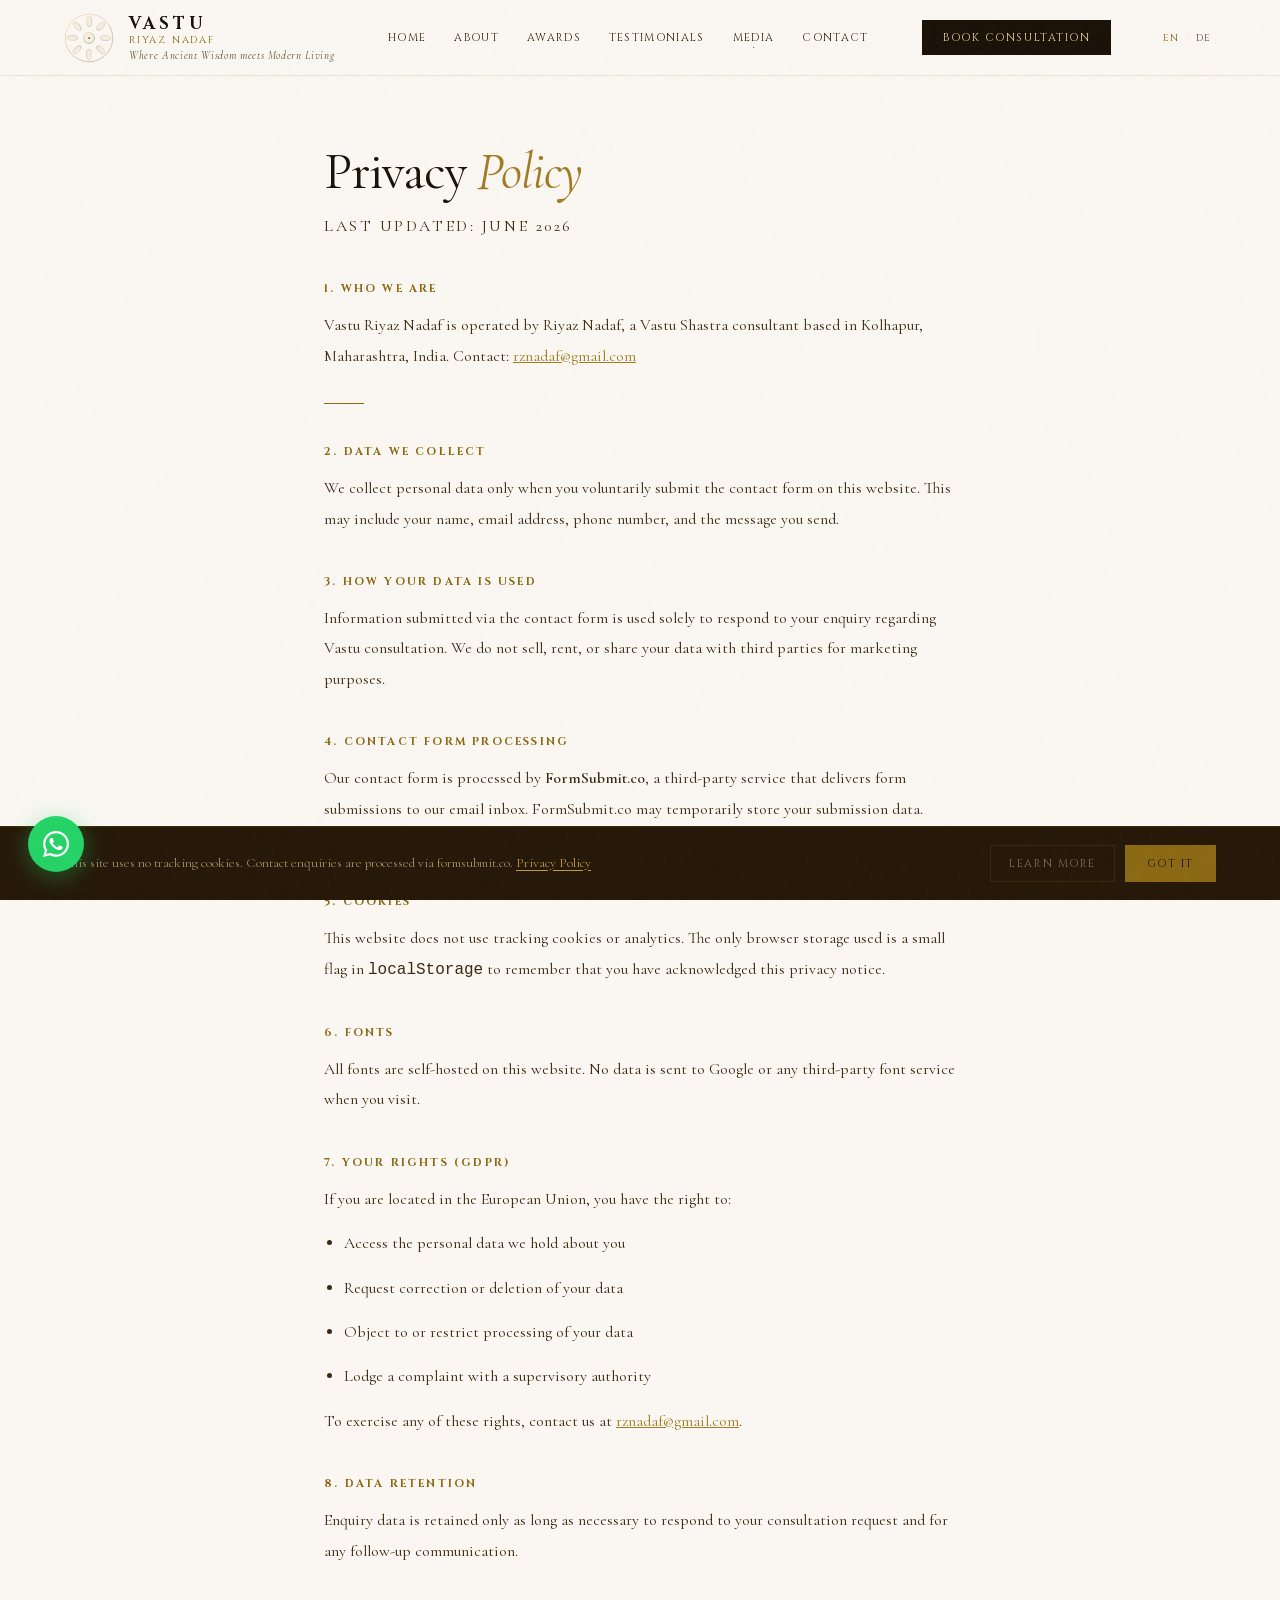
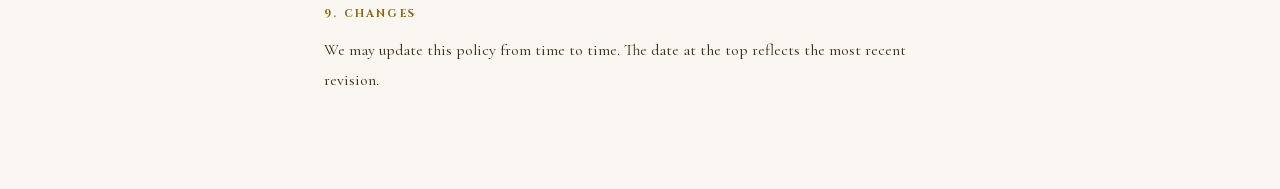
<file: privacy.html>
<!DOCTYPE html>
<html lang="en">
<head>
<meta charset="UTF-8">
<meta name="viewport" content="width=device-width, initial-scale=1.0">
<title>Privacy Policy — Vastu Riyaz Nadaf</title>
<link rel="icon" href="favicon.svg" type="image/svg+xml">
<link rel="canonical" href="https://vasturiyaz.com/privacy">
<link rel="alternate" hreflang="en" href="https://vasturiyaz.com/privacy">
<link rel="alternate" hreflang="de" href="https://vasturiyaz.com/de/privacy">
<link rel="stylesheet" href="shared.css">
<style>
.priv-wrap { max-width: 760px; margin: 0 auto; padding: calc(var(--nav) + 64px) 5% 80px; }
.priv-wrap h1 { font-family: var(--serif); font-size: clamp(32px,5vw,52px); font-weight: 300; color: var(--dark); margin-bottom: 8px; letter-spacing: -.02em; }
.priv-wrap h1 em { font-style: italic; color: var(--g2); }
.priv-meta { font-family: var(--cap); font-size: 11px; letter-spacing: .16em; color: var(--muted); text-transform: uppercase; margin-bottom: 48px; }
.priv-wrap h2 { font-family: var(--cap); font-size: 11px; letter-spacing: .2em; text-transform: uppercase; color: var(--g); margin: 40px 0 14px; }
.priv-wrap p, .priv-wrap li { font-family: var(--serif); font-size: 16px; font-weight: 400; color: var(--brown); line-height: 1.9; margin-bottom: 14px; }
.priv-wrap ul { padding-left: 20px; }
.priv-wrap a { color: var(--g2); }
.priv-rule { width: 40px; height: 1px; background: var(--g); margin: 32px 0; }
</style>
</head>
<body>
<nav id="navbar">
  <a href="/" class="logo-a">
    <svg class="logo-svg" viewBox="0 0 120 120" fill="none" xmlns="http://www.w3.org/2000/svg"><defs><linearGradient id="gA" x1="20%" y1="15%" x2="80%" y2="85%"><stop offset="0%" stop-color="#D4A84B"/><stop offset="50%" stop-color="#8B6914"/><stop offset="100%" stop-color="#5C4A0A"/></linearGradient></defs><circle cx="60" cy="60" r="57" stroke="url(#gA)" stroke-width=".7"/><g transform="translate(60,60)"><ellipse cx="0" cy="-40" rx="6" ry="12.5" stroke="url(#gA)" stroke-width=".5" fill="rgba(139,105,20,.07)"/><ellipse cx="0" cy="-40" rx="6" ry="12.5" stroke="url(#gA)" stroke-width=".5" fill="rgba(139,105,20,.07)" transform="rotate(45)"/><ellipse cx="0" cy="-40" rx="6" ry="12.5" stroke="url(#gA)" stroke-width=".5" fill="rgba(139,105,20,.07)" transform="rotate(90)"/><ellipse cx="0" cy="-40" rx="6" ry="12.5" stroke="url(#gA)" stroke-width=".5" fill="rgba(139,105,20,.07)" transform="rotate(135)"/><ellipse cx="0" cy="-40" rx="6" ry="12.5" stroke="url(#gA)" stroke-width=".5" fill="rgba(139,105,20,.07)" transform="rotate(180)"/><ellipse cx="0" cy="-40" rx="6" ry="12.5" stroke="url(#gA)" stroke-width=".5" fill="rgba(139,105,20,.07)" transform="rotate(225)"/><ellipse cx="0" cy="-40" rx="6" ry="12.5" stroke="url(#gA)" stroke-width=".5" fill="rgba(139,105,20,.07)" transform="rotate(270)"/><ellipse cx="0" cy="-40" rx="6" ry="12.5" stroke="url(#gA)" stroke-width=".5" fill="rgba(139,105,20,.07)" transform="rotate(315)"/><circle cx="0" cy="0" r="13" stroke="url(#gA)" stroke-width=".8" fill="rgba(139,105,20,.05)"/><circle cx="0" cy="0" r="2.5" fill="url(#gA)"/></g></svg>
    <div class="logo-words"><span class="logo-brand">VASTU</span><span class="logo-sub">RIYAZ NADAF</span><span class="logo-line">Where Ancient Wisdom meets Modern Living</span></div>
  </a>
  <ul class="nav-ul">
    <li><a href="/">Home</a></li>
    <li><a href="/about">About</a></li>
    <li><a href="/awards">Awards</a></li>
    <li><a href="/testimonials">Testimonials</a></li>
    <li><a href="/media">Media</a></li>
    <li><a href="/contact">Contact</a></li>
  </ul>
  <a href="/contact" class="nav-cta">Book Consultation</a>
  <div class="lang-sw"><a href="/privacy" class="lang-btn act">EN</a><span class="lang-sw-sep">|</span><a href="/de/privacy" class="lang-btn">DE</a></div>
  <button id="mBtn" aria-label="Menu">☰</button>
</nav>
<div id="mMenu">
  <div class="mm-top"><span class="mm-brand">VASTU <em>RIYAZ NADAF</em></span><button id="mm-close" aria-label="Close menu">&#x2212;</button></div>
  <nav class="mm-links"><ul>
    <li><a href="/">Home</a></li><li><a href="/about">About</a></li><li><a href="/awards">Awards</a></li><li><a href="/testimonials">Testimonials</a></li><li><a href="/media">Media</a></li><li><a href="/contact">Contact</a></li>
  </ul></nav>
  <div class="mm-foot"><div class="mm-foot-addr">Kolhapur, Maharashtra<br>India</div><div class="mm-foot-links"><a href="tel:+918806878699">+91 88068 78699</a><a href="mailto:rznadaf@gmail.com">Email Us</a></div></div>
</div>

<main class="priv-wrap">
  <h1>Privacy <em>Policy</em></h1>
  <p class="priv-meta">Last updated: June 2026</p>

  <h2>1. Who We Are</h2>
  <p>Vastu Riyaz Nadaf is operated by Riyaz Nadaf, a Vastu Shastra consultant based in Kolhapur, Maharashtra, India. Contact: <a href="mailto:rznadaf@gmail.com">rznadaf@gmail.com</a></p>

  <div class="priv-rule"></div>

  <h2>2. Data We Collect</h2>
  <p>We collect personal data only when you voluntarily submit the contact form on this website. This may include your name, email address, phone number, and the message you send.</p>

  <h2>3. How Your Data is Used</h2>
  <p>Information submitted via the contact form is used solely to respond to your enquiry regarding Vastu consultation. We do not sell, rent, or share your data with third parties for marketing purposes.</p>

  <h2>4. Contact Form Processing</h2>
  <p>Our contact form is processed by <strong>FormSubmit.co</strong>, a third-party service that delivers form submissions to our email inbox. FormSubmit.co may temporarily store your submission data. Please review <a href="https://formsubmit.co/privacy" target="_blank" rel="noopener">FormSubmit's privacy policy</a> for details.</p>

  <h2>5. Cookies</h2>
  <p>This website does not use tracking cookies or analytics. The only browser storage used is a small flag in <code>localStorage</code> to remember that you have acknowledged this privacy notice.</p>

  <h2>6. Fonts</h2>
  <p>All fonts are self-hosted on this website. No data is sent to Google or any third-party font service when you visit.</p>

  <h2>7. Your Rights (GDPR)</h2>
  <p>If you are located in the European Union, you have the right to:</p>
  <ul>
    <li>Access the personal data we hold about you</li>
    <li>Request correction or deletion of your data</li>
    <li>Object to or restrict processing of your data</li>
    <li>Lodge a complaint with a supervisory authority</li>
  </ul>
  <p>To exercise any of these rights, contact us at <a href="mailto:rznadaf@gmail.com">rznadaf@gmail.com</a>.</p>

  <h2>8. Data Retention</h2>
  <p>Enquiry data is retained only as long as necessary to respond to your consultation request and for any follow-up communication.</p>

  <h2>9. Changes</h2>
  <p>We may update this policy from time to time. The date at the top reflects the most recent revision.</p>
</main>

<script src="shared.js" defer></script>
</body>
</html>
</file>
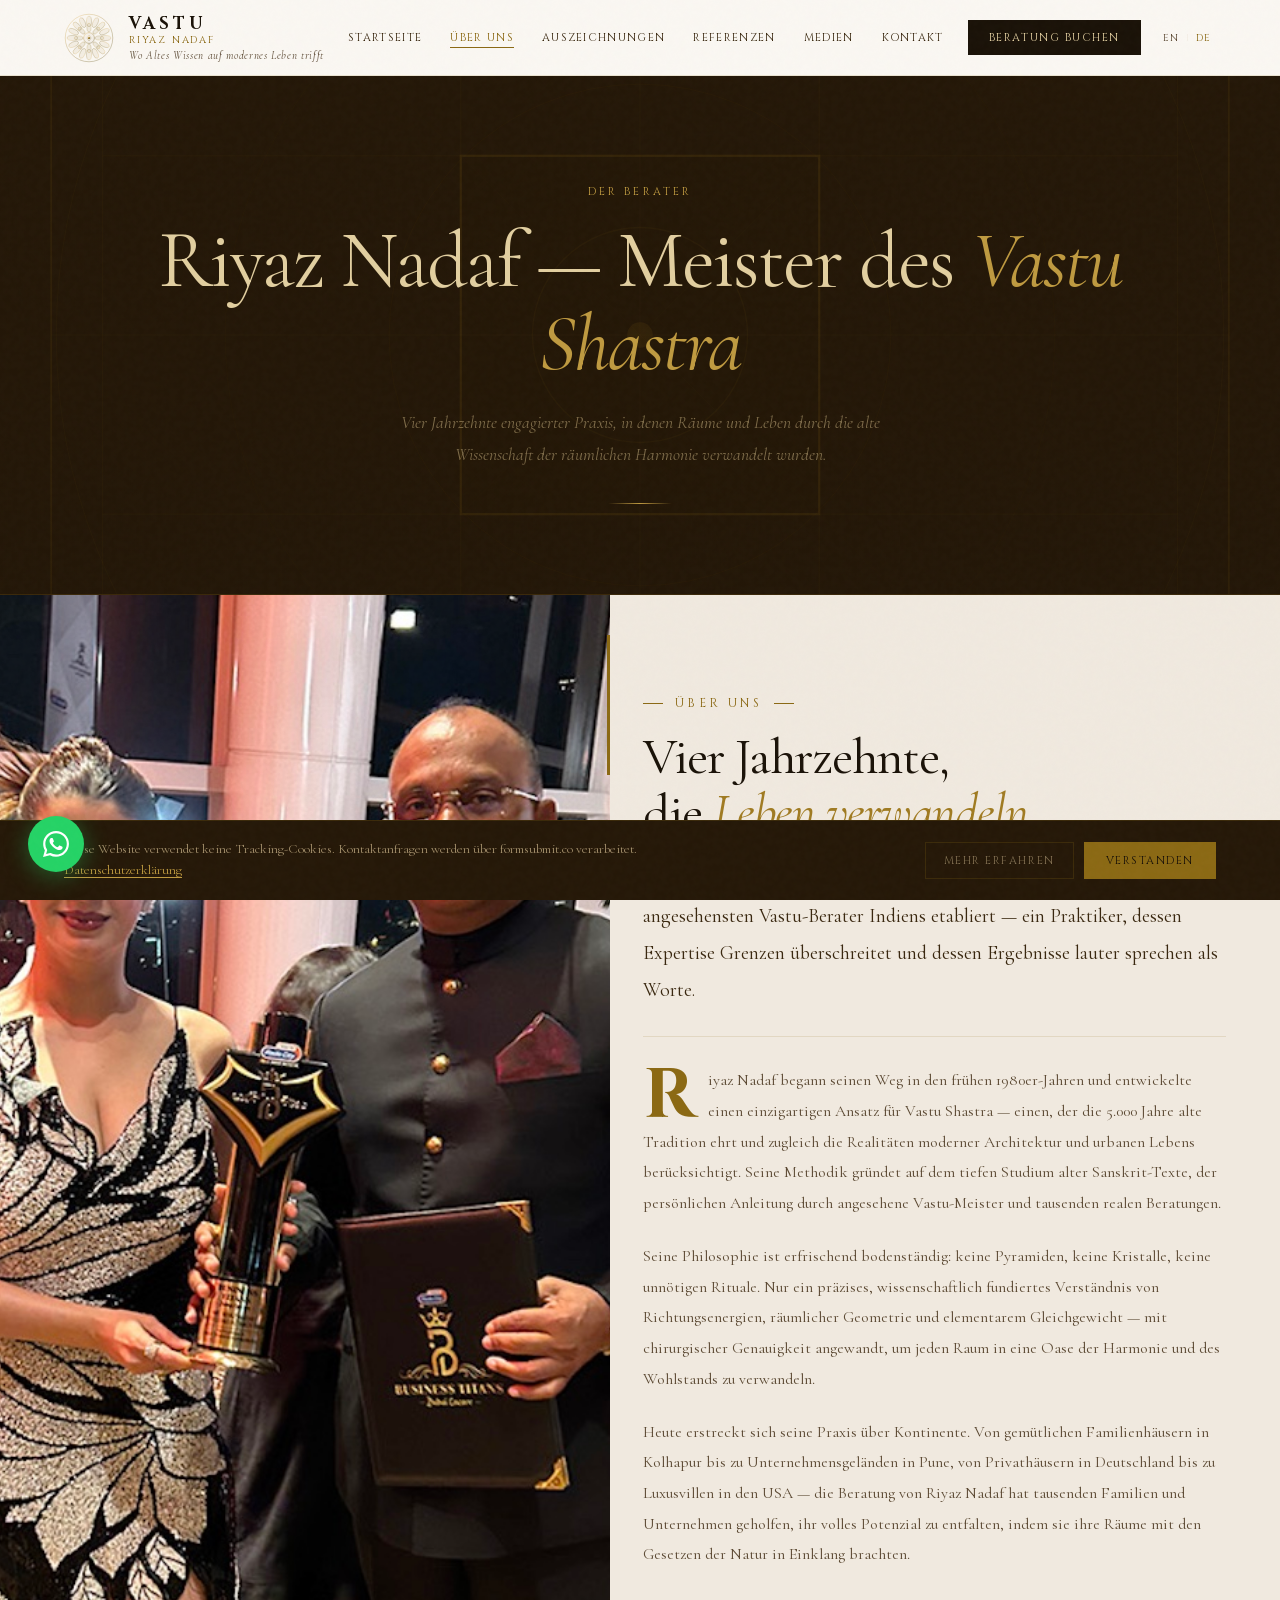
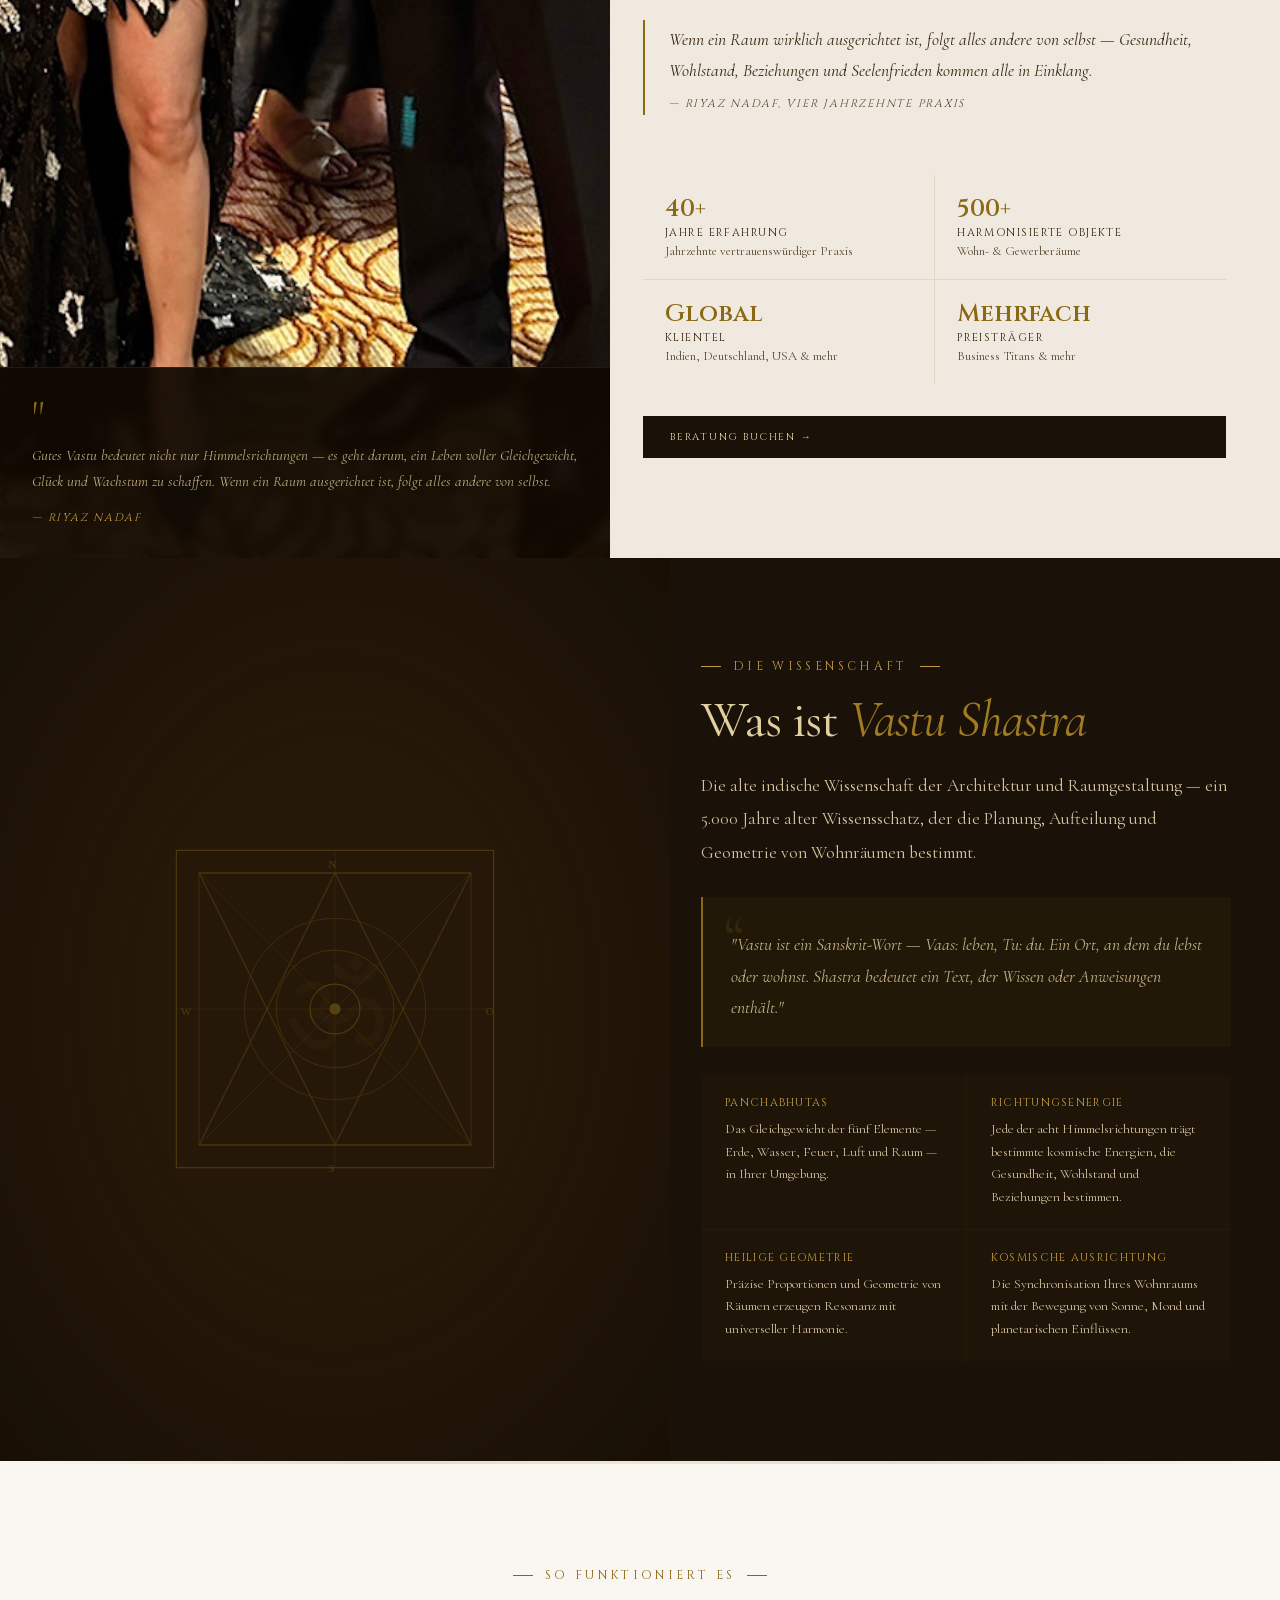
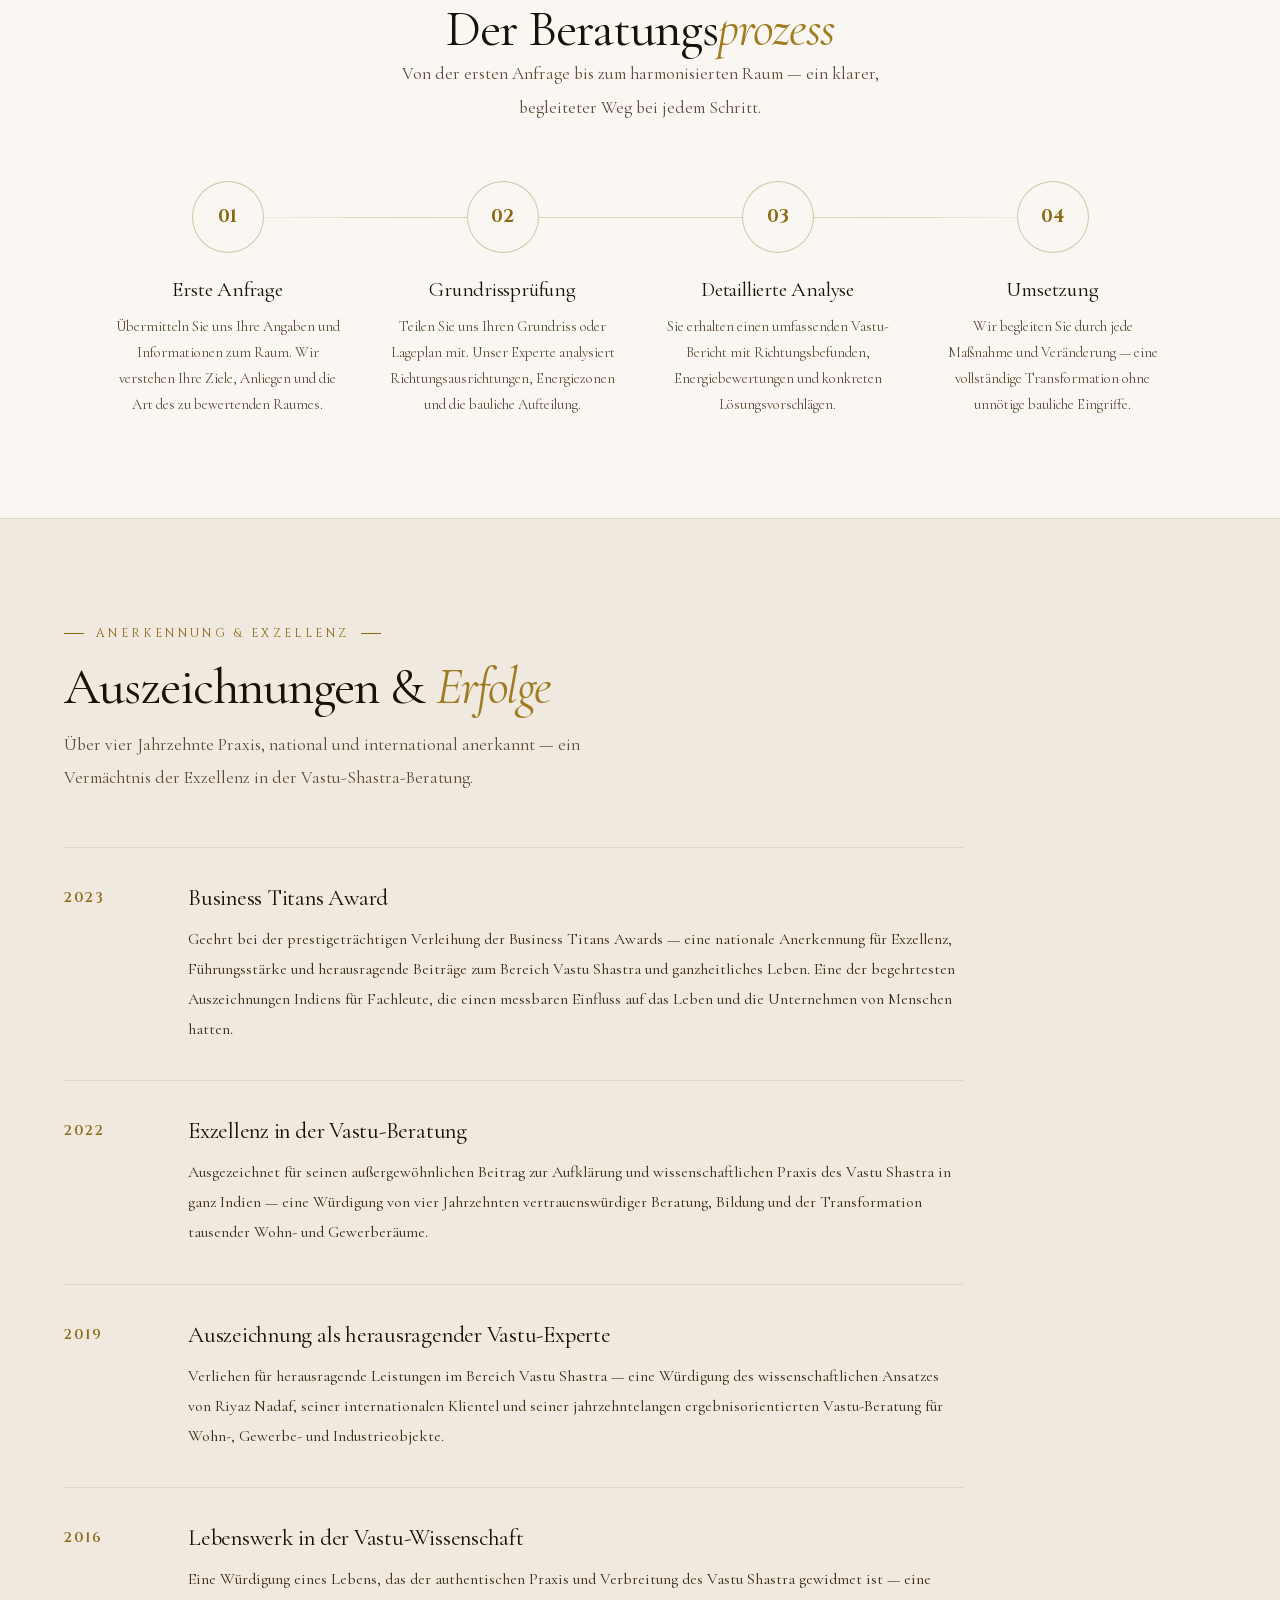
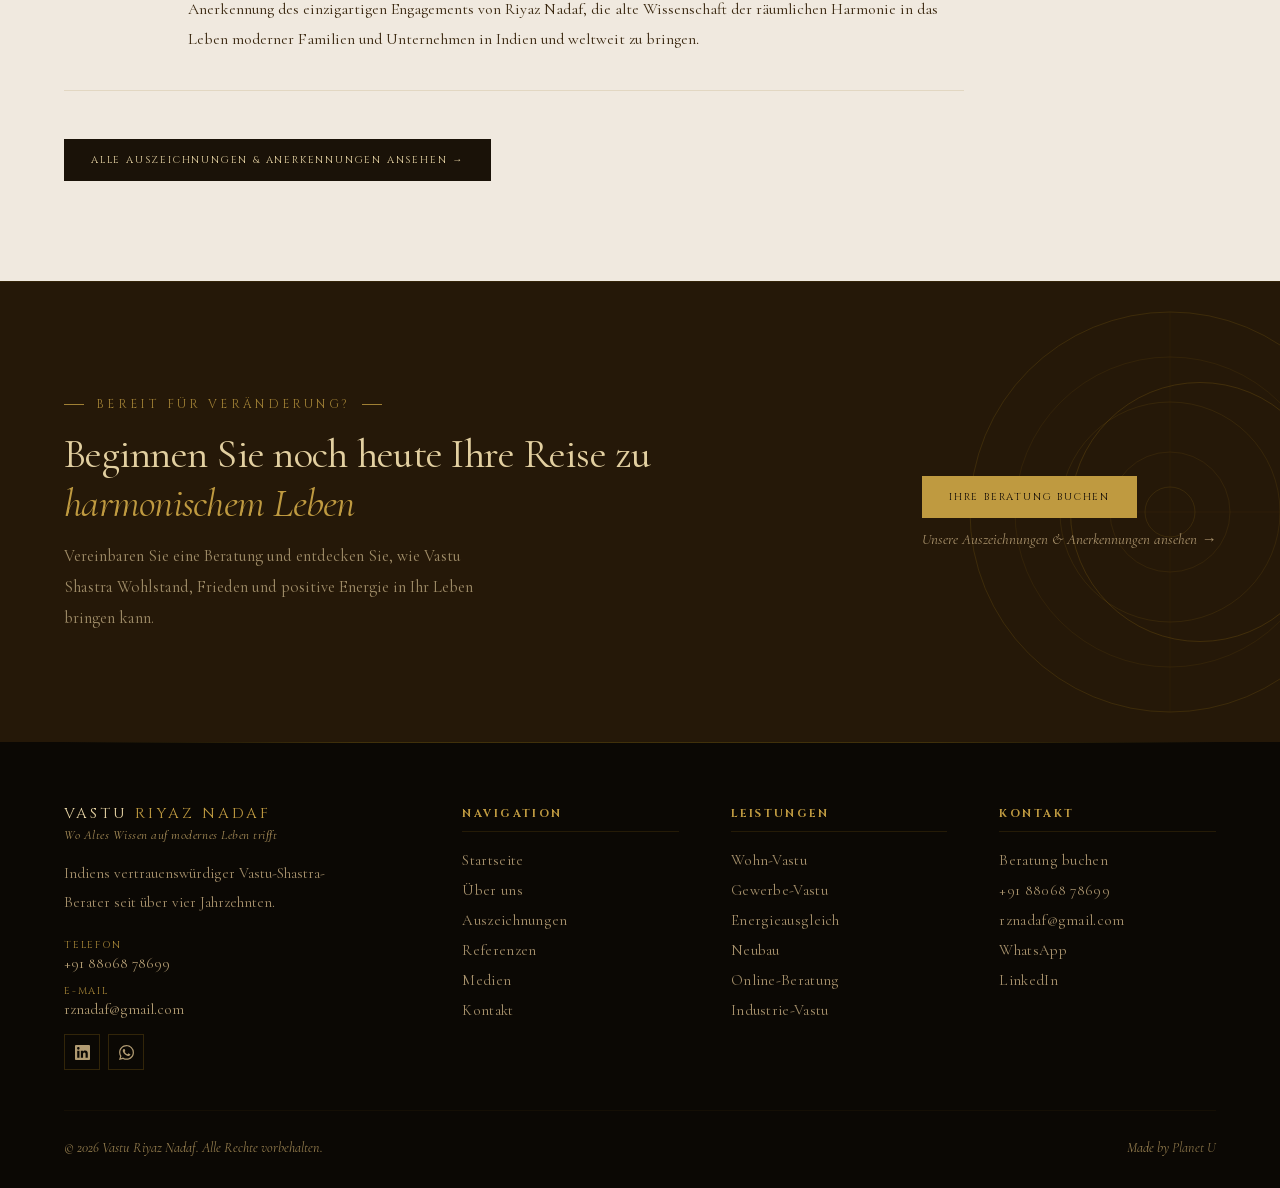
<file: de/about.html>
<!DOCTYPE html>
<html lang="de">
<head>
<meta charset="UTF-8">
<meta name="viewport" content="width=device-width, initial-scale=1.0">
<title>Über Riyaz Nadaf — Vastu Riyaz Nadaf</title>
<meta name="description" content="Erfahren Sie mehr über Riyaz Nadaf, Indiens vertrauenswürdigen Vastu-Shastra-Berater mit über 40 Jahren Erfahrung darin, Häuser und Leben zu verwandeln.">
<link rel="icon" href="../favicon.svg" type="image/svg+xml">
<link rel="canonical" href="https://vasturiyaz.com/de/about">
<link rel="alternate" hreflang="en" href="https://vasturiyaz.com/about">
<link rel="alternate" hreflang="x-default" href="https://vasturiyaz.com/about">
<link rel="alternate" hreflang="de" href="https://vasturiyaz.com/de/about">
<meta property="og:type" content="website">
<meta property="og:site_name" content="Vastu Riyaz Nadaf">
<meta property="og:title" content="Über Riyaz Nadaf — Vastu Riyaz Nadaf">
<meta property="og:description" content="Erfahren Sie mehr über Riyaz Nadaf, Indiens vertrauenswürdigen Vastu-Shastra-Berater mit über 40 Jahren Erfahrung darin, Häuser und Leben zu verwandeln.">
<meta property="og:url" content="https://vasturiyaz.com/de/about">
<meta property="og:image" content="https://vasturiyaz.com/hero%20Banner.jpg">
<meta name="twitter:card" content="summary_large_image">
<meta name="twitter:title" content="Über Riyaz Nadaf — Vastu Riyaz Nadaf">
<meta name="twitter:description" content="Erfahren Sie mehr über Riyaz Nadaf, Indiens vertrauenswürdigen Vastu-Shastra-Berater mit über 40 Jahren Erfahrung darin, Häuser und Leben zu verwandeln.">
<meta name="twitter:image" content="https://vasturiyaz.com/hero%20Banner.jpg">
<link rel="stylesheet" href="../shared.css">
<style>
/* ── ABOUT SECTION ─────────────────────────────────────── */
.about-main {
  display: grid; grid-template-columns: 1fr 1.1fr;
  gap: 0; background: var(--bg-warm);
}
.about-photo-col {
  position: relative; background: var(--dark2);
  min-height: 700px; overflow: hidden;
}
.about-photo-col img {
  position: absolute; inset: 0;
  width: 100%; height: 100%;
  object-fit: cover; object-position: center top;
  transition: transform .75s ease;
}
.about-photo-col:hover img { transform: scale(1.025); }
.about-photo-decor {
  position: absolute; top: 40px; right: 0; z-index: 2;
  width: 3px; height: 140px; background: var(--g);
}
.about-photo-quote {
  position: absolute; bottom: 0; left: 0; right: 0; z-index: 2;
  background: rgba(16,9,2,.92); padding: 32px;
  border-top: 1px solid rgba(139,105,20,.18);
  backdrop-filter: blur(6px);
}
.apq-mark { font-family: var(--serif); font-size: 44px; color: var(--g); line-height: .8; margin-bottom: 8px; }
.apq-text { font-family: var(--serif); font-size: 15px; font-style: italic; color: rgba(226,207,160,.82); line-height: 1.7; margin-bottom: 12px; }
.apq-cite { font-family: var(--cap); font-size: 11px; letter-spacing: .16em; text-transform: uppercase; color: var(--g3); }

.about-body {
  padding: clamp(64px,8vw,100px) 8% clamp(64px,8vw,100px) 5%;
  display: flex; flex-direction: column; justify-content: center;
}
.about-intro {
  font-family: var(--serif); font-size: 19.5px; font-weight: 400;
  line-height: 1.88; color: var(--brown); margin-bottom: 28px;
  padding-bottom: 28px; border-bottom: 1px solid var(--rule);
}
.about-intro em { font-style: italic; color: var(--g2); }
.about-paras p {
  font-family: var(--serif); font-size: 16px; font-weight: 400;
  line-height: 1.92; color: var(--muted); margin-bottom: 22px;
}
/* Drop cap on first biography paragraph */
.about-paras p:first-child::first-letter {
  font-family: var(--cap); font-size: 4.4em; font-weight: 700;
  color: var(--g); float: left; line-height: .78;
  margin: 4px 12px 0 0; padding: 0;
}
.about-highlights {
  display: grid; grid-template-columns: 1fr 1fr;
  gap: 1px; background: var(--rule);
  margin: 32px 0;
}
.ah-item {
  background: var(--bg-warm); padding: 20px 22px;
  transition: background .35s, border-top-color .35s;
  border-top: 2px solid transparent;
}
.ah-item:hover { background: var(--bg-mid); border-top-color: var(--g); }
.ah-n { font-family: var(--cap); font-size: 24px; font-weight: 600; color: var(--g); line-height: 1; margin-bottom: 4px; }
.ah-l { font-family: var(--cap); font-size: 11px; letter-spacing: .13em; text-transform: uppercase; color: var(--brown); }
.ah-d { font-family: var(--serif); font-size: 13px; color: var(--muted); font-weight: 400; margin-top: 3px; }

/* ── PHILOSOPHY ─────────────────────────────────────────── */
.philosophy {
  display: grid; grid-template-columns: 1.1fr 1fr;
  background: var(--dark);
}
.phil-content {
  padding: clamp(64px,8vw,100px) 8% clamp(64px,8vw,100px) 5%;
  display: flex; flex-direction: column; justify-content: center;
}
.phil-content .tag { color: var(--g3); }
.phil-content .tag::before,.phil-content .tag::after { background: var(--g3); }
.phil-content .h-title { color: var(--gp); }
.phil-content .h-lead { color: rgba(220,200,165,.97); margin-bottom: 28px; }
.phil-def {
  padding: 24px 28px; border-left: 2px solid var(--g);
  background: rgba(139,105,20,.07); margin-bottom: 28px;
  position: relative;
}
.phil-def::before {
  content: '\201C';
  position: absolute; top: 8px; left: 20px;
  font-family: var(--serif); font-size: 64px; color: var(--g);
  opacity: .18; line-height: 1; pointer-events: none;
}
.phil-def p { font-family: var(--serif); font-size: 17.5px; font-style: italic; color: rgba(226,207,160,.84); line-height: 1.78; padding-top: 8px; }
.phil-grid {
  display: grid; grid-template-columns: 1fr 1fr;
  gap: 1px; background: rgba(139,105,20,.1);
}
.pg-item {
  background: #1E1408; padding: 20px 22px;
  transition: background .35s, border-left-color .35s;
  border-left: 2px solid transparent;
}
.pg-item:hover { background: #241C08; border-left-color: var(--g3); }
.phil-label { font-family: var(--cap); font-size: 11px; letter-spacing: .12em; color: var(--g3); margin-bottom: 8px; text-transform: uppercase; }
.pg-item p { font-family: var(--serif); font-size: 13.5px; color: rgba(220,200,165,.94); line-height: 1.68; font-weight: 400; }

.phil-visual {
  background: var(--dark2); display: flex; align-items: center; justify-content: center;
  position: relative; overflow: hidden; min-height: 500px;
}
.phil-visual::after {
  content: '';
  position: absolute; inset: 0;
  background: radial-gradient(ellipse at 50% 50%, transparent 42%, rgba(10,6,2,.45) 100%);
  pointer-events: none; z-index: 2;
}
.phil-om { position: absolute; font-family: serif; font-size: 120px; color: var(--g); opacity: .05; user-select: none; }
.yantra { width: min(70%,340px); opacity: .42; animation: spin 120s linear infinite reverse; }
@keyframes spin { to { transform: rotate(360deg); } }

/* ── PROCESS ─────────────────────────────────────────────── */
.process {
  background: var(--bg); padding: clamp(64px,8vw,100px) 5%;
  text-align: center; position: relative;
}
.process::before {
  content: '';
  position: absolute; top: 0; left: 0; right: 0; height: 3px;
  background: linear-gradient(to right, transparent 0%, var(--g) 30%, var(--g3) 50%, var(--g) 70%, transparent 100%);
  opacity: .18;
}
.process .tag { justify-content: center; }
.process .h-title, .process .h-lead { margin: 0 auto; text-align: center; }
.process .h-lead { margin-bottom: 60px; }
.proc-steps {
  display: grid; grid-template-columns: repeat(4,1fr);
  gap: 0; position: relative; max-width: 1100px; margin: 0 auto;
}
.proc-line {
  position: absolute; top: 36px; left: 12.5%; right: 12.5%;
  height: 1px;
  background: linear-gradient(to right, transparent, var(--g) 20%, var(--g2) 50%, var(--g) 80%, transparent);
  opacity: .28;
}
.proc-step {
  padding: 0 24px; display: flex; flex-direction: column;
  align-items: center; text-align: center;
}
.proc-circle {
  width: 72px; height: 72px;
  border: 1px solid rgba(139,105,20,.35); border-radius: 50%;
  display: flex; align-items: center; justify-content: center;
  background: var(--bg); position: relative; z-index: 1;
  margin-bottom: 24px; transition: all .45s;
}
.proc-circle::after {
  content: '';
  position: absolute; inset: -5px;
  border-radius: 50%; border: 1px solid rgba(139,105,20,.15);
  transform: scale(.8); opacity: 0;
  transition: transform .45s, opacity .45s;
}
.proc-circle:hover { background: var(--dark); border-color: var(--g); }
.proc-circle:hover::after { transform: scale(1); opacity: 1; }
.proc-circle:hover .proc-n { color: var(--g3); }
.proc-n { font-family: var(--cap); font-size: 18px; font-weight: 700; color: var(--g); }
.proc-step h4 { font-family: var(--serif); font-size: 21px; font-weight: 400; color: var(--dark); margin-bottom: 12px; letter-spacing: -.01em; }
.proc-step p { font-family: var(--serif); font-size: 14.5px; color: var(--muted); line-height: 1.8; font-weight: 400; }

@media(max-width:900px){
  .about-main { grid-template-columns: 1fr; }
  .about-photo-col { min-height: 360px; order: -1; }
  .about-body { padding: 52px 5%; }
  .about-intro { font-size: 17px; }
  /* Hide drop cap on mobile — float causes layout issues */
  .about-paras p:first-child::first-letter { float: none; font-size: 1em; color: inherit; margin: 0; }
  .about-highlights { grid-template-columns: 1fr 1fr; }
  .philosophy { grid-template-columns: 1fr; }
  .phil-visual { min-height: 240px; order: -1; }
  .phil-content { padding: 52px 5%; }
  .phil-grid { grid-template-columns: 1fr 1fr; }
  .proc-steps { grid-template-columns: repeat(2,1fr); gap: 36px; }
  .proc-line { display: none; }
  .proc-step { padding: 0 12px; }
}
@media(max-width:560px){
  .about-photo-col { min-height: 280px; }
  .about-highlights { grid-template-columns: 1fr 1fr; }
  .ah-n { font-size: 20px; }
  .phil-grid { grid-template-columns: 1fr; }
  .proc-steps { grid-template-columns: 1fr 1fr; gap: 24px; }
  .proc-circle { width: 60px; height: 60px; }
  .proc-n { font-size: 15px; }
  .proc-step h4 { font-size: 18px; }
  .proc-step p { font-size: 13.5px; }
}
@media(max-width:400px){
  .proc-steps { grid-template-columns: 1fr; }
  .proc-step { align-items: center; text-align: center; }
}

/* ── FEATURED AWARDS ─────────────────────────────────── */
.feat-awds-sec { background: var(--bg-warm); padding: clamp(64px,8vw,100px) 5%; border-top: 1px solid var(--rule); }
.fa-hd { max-width: 660px; margin-bottom: 52px; }
.fa-hd .h-title { margin-bottom: 12px; }
.fa-list { max-width: 900px; }
.fa-item { display: grid; grid-template-columns: 88px 1fr; gap: 0 36px; align-items: flex-start; padding: 36px 0; border-top: 1px solid var(--rule); }
.fa-item:last-child { border-bottom: 1px solid var(--rule); }
.fa-year { font-family: var(--cap); font-size: 14px; font-weight: 600; color: var(--g); letter-spacing: .12em; padding-top: 4px; }
.fa-title { font-family: var(--serif); font-size: 23px; font-weight: 400; color: var(--dark); margin-bottom: 12px; letter-spacing: -.01em; }
.fa-desc { font-family: var(--serif); font-size: 16px; color: var(--brown); line-height: 1.88; font-weight: 400; }
.fa-cta { margin-top: 48px; }
@media(max-width:560px) {
  .fa-item { grid-template-columns: 1fr; gap: 8px; padding: 28px 0; }
  .fa-title { font-size: 20px; }
  .fa-desc { font-size: 15px; }
}
</style>
</head>
<body>

<!-- NAV -->
<nav id="navbar">
  <a href="/de/" class="logo-a">
    <svg class="logo-svg" viewBox="0 0 120 120" fill="none" xmlns="http://www.w3.org/2000/svg">
      <defs><linearGradient id="gA" x1="20%" y1="15%" x2="80%" y2="85%"><stop offset="0%" stop-color="#D4A84B"/><stop offset="50%" stop-color="#8B6914"/><stop offset="100%" stop-color="#5C4A0A"/></linearGradient><linearGradient id="gB" x1="80%" y1="15%" x2="20%" y2="85%"><stop offset="0%" stop-color="#C4A040"/><stop offset="100%" stop-color="#7A5E10"/></linearGradient></defs>
      <circle cx="60" cy="60" r="57" stroke="url(#gA)" stroke-width=".7"/>
      <g transform="translate(60,60)">
        <ellipse cx="0" cy="-40" rx="6" ry="12.5" stroke="url(#gA)" stroke-width=".5" fill="rgba(139,105,20,.07)"/><ellipse cx="0" cy="-40" rx="6" ry="12.5" stroke="url(#gA)" stroke-width=".5" fill="rgba(139,105,20,.07)" transform="rotate(22.5)"/><ellipse cx="0" cy="-40" rx="6" ry="12.5" stroke="url(#gA)" stroke-width=".5" fill="rgba(139,105,20,.07)" transform="rotate(45)"/><ellipse cx="0" cy="-40" rx="6" ry="12.5" stroke="url(#gA)" stroke-width=".5" fill="rgba(139,105,20,.07)" transform="rotate(67.5)"/><ellipse cx="0" cy="-40" rx="6" ry="12.5" stroke="url(#gA)" stroke-width=".5" fill="rgba(139,105,20,.07)" transform="rotate(90)"/><ellipse cx="0" cy="-40" rx="6" ry="12.5" stroke="url(#gA)" stroke-width=".5" fill="rgba(139,105,20,.07)" transform="rotate(112.5)"/><ellipse cx="0" cy="-40" rx="6" ry="12.5" stroke="url(#gA)" stroke-width=".5" fill="rgba(139,105,20,.07)" transform="rotate(135)"/><ellipse cx="0" cy="-40" rx="6" ry="12.5" stroke="url(#gA)" stroke-width=".5" fill="rgba(139,105,20,.07)" transform="rotate(157.5)"/><ellipse cx="0" cy="-40" rx="6" ry="12.5" stroke="url(#gA)" stroke-width=".5" fill="rgba(139,105,20,.07)" transform="rotate(180)"/><ellipse cx="0" cy="-40" rx="6" ry="12.5" stroke="url(#gA)" stroke-width=".5" fill="rgba(139,105,20,.07)" transform="rotate(202.5)"/><ellipse cx="0" cy="-40" rx="6" ry="12.5" stroke="url(#gA)" stroke-width=".5" fill="rgba(139,105,20,.07)" transform="rotate(225)"/><ellipse cx="0" cy="-40" rx="6" ry="12.5" stroke="url(#gA)" stroke-width=".5" fill="rgba(139,105,20,.07)" transform="rotate(247.5)"/><ellipse cx="0" cy="-40" rx="6" ry="12.5" stroke="url(#gA)" stroke-width=".5" fill="rgba(139,105,20,.07)" transform="rotate(270)"/><ellipse cx="0" cy="-40" rx="6" ry="12.5" stroke="url(#gA)" stroke-width=".5" fill="rgba(139,105,20,.07)" transform="rotate(292.5)"/><ellipse cx="0" cy="-40" rx="6" ry="12.5" stroke="url(#gA)" stroke-width=".5" fill="rgba(139,105,20,.07)" transform="rotate(315)"/><ellipse cx="0" cy="-40" rx="6" ry="12.5" stroke="url(#gA)" stroke-width=".5" fill="rgba(139,105,20,.07)" transform="rotate(337.5)"/>
        <ellipse cx="0" cy="-25" rx="5" ry="10.5" stroke="url(#gB)" stroke-width=".5" fill="rgba(139,105,20,.1)"/><ellipse cx="0" cy="-25" rx="5" ry="10.5" stroke="url(#gB)" stroke-width=".5" fill="rgba(139,105,20,.1)" transform="rotate(45)"/><ellipse cx="0" cy="-25" rx="5" ry="10.5" stroke="url(#gB)" stroke-width=".5" fill="rgba(139,105,20,.1)" transform="rotate(90)"/><ellipse cx="0" cy="-25" rx="5" ry="10.5" stroke="url(#gB)" stroke-width=".5" fill="rgba(139,105,20,.1)" transform="rotate(135)"/><ellipse cx="0" cy="-25" rx="5" ry="10.5" stroke="url(#gB)" stroke-width=".5" fill="rgba(139,105,20,.1)" transform="rotate(180)"/><ellipse cx="0" cy="-25" rx="5" ry="10.5" stroke="url(#gB)" stroke-width=".5" fill="rgba(139,105,20,.1)" transform="rotate(225)"/><ellipse cx="0" cy="-25" rx="5" ry="10.5" stroke="url(#gB)" stroke-width=".5" fill="rgba(139,105,20,.1)" transform="rotate(270)"/><ellipse cx="0" cy="-25" rx="5" ry="10.5" stroke="url(#gB)" stroke-width=".5" fill="rgba(139,105,20,.1)" transform="rotate(315)"/>
        <circle cx="0" cy="0" r="13" stroke="url(#gA)" stroke-width=".8" fill="rgba(139,105,20,.05)"/>
        <path d="M0,-7 L5,0 L0,7 L-5,0 Z" stroke="url(#gA)" stroke-width=".6" fill="none"/>
        <circle cx="0" cy="0" r="2.5" fill="url(#gA)"/>
      </g>
    </svg>
    <div class="logo-words">
      <span class="logo-brand">VASTU</span>
      <span class="logo-sub">RIYAZ NADAF</span>
      <span class="logo-line">Wo Altes Wissen auf modernes Leben trifft</span>
    </div>
  </a>
  <ul class="nav-ul">
    <li><a href="/de/">Startseite</a></li>
    <li><a href="/de/about" class="act">Über uns</a></li>
    <li><a href="/de/awards">Auszeichnungen</a></li>
    <li><a href="/de/testimonials">Referenzen</a></li>
    <li><a href="/de/media">Medien</a></li>
    <li><a href="/de/contact">Kontakt</a></li>
  </ul>
  <a href="/de/contact" class="nav-cta">Beratung buchen</a>
  <div class="lang-sw">
    <a href="/about" class="lang-btn">EN</a>
    <span class="lang-sw-sep">|</span>
    <a href="/de/about" class="lang-btn act">DE</a>
  </div>
  <button id="mBtn" aria-label="Menü">☰</button>
</nav>
<div id="mMenu">
  <div class="mm-top">
    <span class="mm-brand">VASTU <em>RIYAZ NADAF</em></span>
    <div class="mm-lang-sw"><a href="/about" class="lang-btn">EN</a><span class="lang-sw-sep">|</span><a href="/de/about" class="lang-btn act">DE</a></div>
    <button id="mm-close" aria-label="Menü schließen">&#x2212;</button>
  </div>
  <nav class="mm-links">
    <ul>
      <li><a href="/de/">Startseite</a></li>
      <li><a href="/de/about" class="act">Über uns</a></li>
      <li><a href="/de/awards">Auszeichnungen</a></li>
      <li><a href="/de/testimonials">Referenzen</a></li>
      <li><a href="/de/media">Medien</a></li>
      <li><a href="/de/contact">Kontakt</a></li>
    </ul>
  </nav>
  <div class="mm-foot">
    <div class="mm-foot-addr">Kolhapur, Maharashtra<br>Indien</div>
    <div class="mm-foot-links">
      <a href="tel:+918806878699">+91 88068 78699</a>
      <a href="mailto:rznadaf@gmail.com">E-Mail senden</a>
    </div>
    </div>
</div>

<!-- PAGE BANNER -->
<div class="pg-banner">
  <span class="pg-tag">Der Berater</span>
  <h1 class="pg-title">Riyaz Nadaf — Meister des <em>Vastu Shastra</em></h1>
  <p class="pg-lead">Vier Jahrzehnte engagierter Praxis, in denen Räume und Leben durch die alte Wissenschaft der räumlichen Harmonie verwandelt wurden.</p>
  <div class="pg-rule"></div>
</div>

<!-- ABOUT MAIN -->
<section class="about-main">
  <div class="about-photo-col r">
    <div class="about-photo-decor"></div>
    <img src="../Awards/award1.1.jpg" alt="Riyaz Nadaf — Vastu-Berater" loading="lazy">
    <div class="about-photo-quote">
      <div class="apq-mark">"</div>
      <p class="apq-text">Gutes Vastu bedeutet nicht nur Himmelsrichtungen — es geht darum, ein Leben voller Gleichgewicht, Glück und Wachstum zu schaffen. Wenn ein Raum ausgerichtet ist, folgt alles andere von selbst.</p>
      <cite class="apq-cite">— Riyaz Nadaf</cite>
    </div>
  </div>
  <div class="about-body r d1">
    <div class="tag">Über uns</div>
    <h2 class="h-title">Vier Jahrzehnte,<br>die <em>Leben verwandeln</em></h2>
    <p class="about-intro">Mit über <em>vierzig Jahren</em> engagierter Praxis hat sich Riyaz Nadaf als einer der angesehensten Vastu-Berater Indiens etabliert — ein Praktiker, dessen Expertise Grenzen überschreitet und dessen Ergebnisse lauter sprechen als Worte.</p>
    <div class="about-paras">
      <p>Riyaz Nadaf begann seinen Weg in den frühen 1980er-Jahren und entwickelte einen einzigartigen Ansatz für Vastu Shastra — einen, der die 5.000 Jahre alte Tradition ehrt und zugleich die Realitäten moderner Architektur und urbanen Lebens berücksichtigt. Seine Methodik gründet auf dem tiefen Studium alter Sanskrit-Texte, der persönlichen Anleitung durch angesehene Vastu-Meister und tausenden realen Beratungen.</p>
      <p>Seine Philosophie ist erfrischend bodenständig: keine Pyramiden, keine Kristalle, keine unnötigen Rituale. Nur ein präzises, wissenschaftlich fundiertes Verständnis von Richtungsenergien, räumlicher Geometrie und elementarem Gleichgewicht — mit chirurgischer Genauigkeit angewandt, um jeden Raum in eine Oase der Harmonie und des Wohlstands zu verwandeln.</p>
      <p>Heute erstreckt sich seine Praxis über Kontinente. Von gemütlichen Familienhäusern in Kolhapur bis zu Unternehmensgeländen in Pune, von Privathäusern in Deutschland bis zu Luxusvillen in den USA — die Beratung von Riyaz Nadaf hat tausenden Familien und Unternehmen geholfen, ihr volles Potenzial zu entfalten, indem sie ihre Räume mit den Gesetzen der Natur in Einklang brachten.</p>
    </div>
    <div class="pull-q" style="margin-bottom:28px">
      <p>Wenn ein Raum wirklich ausgerichtet ist, folgt alles andere von selbst — Gesundheit, Wohlstand, Beziehungen und Seelenfrieden kommen alle in Einklang.</p>
      <cite>— Riyaz Nadaf, vier Jahrzehnte Praxis</cite>
    </div>
    <div class="about-highlights">
      <div class="ah-item">
        <div class="ah-n">40+</div>
        <div class="ah-l">Jahre Erfahrung</div>
        <div class="ah-d">Jahrzehnte vertrauenswürdiger Praxis</div>
      </div>
      <div class="ah-item">
        <div class="ah-n">500+</div>
        <div class="ah-l">Harmonisierte Objekte</div>
        <div class="ah-d">Wohn- &amp; Gewerberäume</div>
      </div>
      <div class="ah-item">
        <div class="ah-n">Global</div>
        <div class="ah-l">Klientel</div>
        <div class="ah-d">Indien, Deutschland, USA &amp; mehr</div>
      </div>
      <div class="ah-item">
        <div class="ah-n">Mehrfach</div>
        <div class="ah-l">Preisträger</div>
        <div class="ah-d">Business Titans &amp; mehr</div>
      </div>
    </div>
    <a href="/de/contact" class="btn-dk">Beratung buchen →</a>
  </div>
</section>

<!-- PHILOSOPHY / WHAT IS VASTU -->
<section class="philosophy">
  <div class="phil-visual">
    <span class="phil-om">ॐ</span>
    <svg class="yantra" viewBox="0 0 300 300" fill="none" xmlns="http://www.w3.org/2000/svg">
      <rect x="10" y="10" width="280" height="280" stroke="#8B6914" stroke-width="1"/>
      <rect x="30" y="30" width="240" height="240" stroke="#8B6914" stroke-width=".5"/>
      <polygon points="150,30 270,270 30,270" stroke="#8B6914" stroke-width=".8" fill="none"/>
      <polygon points="150,270 30,30 270,30" stroke="#8B6914" stroke-width=".8" fill="none"/>
      <circle cx="150" cy="150" r="80" stroke="#8B6914" stroke-width=".5"/>
      <circle cx="150" cy="150" r="52" stroke="#8B6914" stroke-width=".6"/>
      <circle cx="150" cy="150" r="22" stroke="#8B6914" stroke-width="1"/>
      <circle cx="150" cy="150" r="5" fill="#A07B22"/>
      <line x1="150" y1="10" x2="150" y2="290" stroke="#8B6914" stroke-width=".3"/>
      <line x1="10" y1="150" x2="290" y2="150" stroke="#8B6914" stroke-width=".3"/>
      <line x1="30" y1="30" x2="270" y2="270" stroke="#8B6914" stroke-width=".3"/>
      <line x1="270" y1="30" x2="30" y2="270" stroke="#8B6914" stroke-width=".3"/>
      <text x="144" y="26" fill="#8B6914" font-size="10" font-family="serif">N</text>
      <text x="144" y="294" fill="#8B6914" font-size="10" font-family="serif">S</text>
      <text x="14" y="155" fill="#8B6914" font-size="10" font-family="serif">W</text>
      <text x="283" y="155" fill="#8B6914" font-size="10" font-family="serif">O</text>
    </svg>
  </div>
  <div class="phil-content r d1">
    <div class="tag">Die Wissenschaft</div>
    <h2 class="h-title">Was ist <em>Vastu Shastra</em></h2>
    <p class="h-lead">Die alte indische Wissenschaft der Architektur und Raumgestaltung — ein 5.000 Jahre alter Wissensschatz, der die Planung, Aufteilung und Geometrie von Wohnräumen bestimmt.</p>
    <div class="phil-def">
      <p>"Vastu ist ein Sanskrit-Wort — Vaas: leben, Tu: du. Ein Ort, an dem du lebst oder wohnst. Shastra bedeutet ein Text, der Wissen oder Anweisungen enthält."</p>
    </div>
    <div class="phil-grid">
      <div class="pg-item">
        <div class="phil-label">Panchabhutas</div>
        <p>Das Gleichgewicht der fünf Elemente — Erde, Wasser, Feuer, Luft und Raum — in Ihrer Umgebung.</p>
      </div>
      <div class="pg-item">
        <div class="phil-label">Richtungsenergie</div>
        <p>Jede der acht Himmelsrichtungen trägt bestimmte kosmische Energien, die Gesundheit, Wohlstand und Beziehungen bestimmen.</p>
      </div>
      <div class="pg-item">
        <div class="phil-label">Heilige Geometrie</div>
        <p>Präzise Proportionen und Geometrie von Räumen erzeugen Resonanz mit universeller Harmonie.</p>
      </div>
      <div class="pg-item">
        <div class="phil-label">Kosmische Ausrichtung</div>
        <p>Die Synchronisation Ihres Wohnraums mit der Bewegung von Sonne, Mond und planetarischen Einflüssen.</p>
      </div>
    </div>
  </div>
</section>

<!-- PROCESS -->
<section class="process r">
  <div class="tag">So funktioniert es</div>
  <h2 class="h-title">Der Beratungs<em>prozess</em></h2>
  <p class="h-lead" style="margin-bottom:56px">Von der ersten Anfrage bis zum harmonisierten Raum — ein klarer, begleiteter Weg bei jedem Schritt.</p>
  <div class="proc-steps">
    <div class="proc-line"></div>
    <div class="proc-step">
      <div class="proc-circle"><span class="proc-n">01</span></div>
      <h4>Erste Anfrage</h4>
      <p>Übermitteln Sie uns Ihre Angaben und Informationen zum Raum. Wir verstehen Ihre Ziele, Anliegen und die Art des zu bewertenden Raumes.</p>
    </div>
    <div class="proc-step">
      <div class="proc-circle"><span class="proc-n">02</span></div>
      <h4>Grundrissprüfung</h4>
      <p>Teilen Sie uns Ihren Grundriss oder Lageplan mit. Unser Experte analysiert Richtungsausrichtungen, Energiezonen und die bauliche Aufteilung.</p>
    </div>
    <div class="proc-step">
      <div class="proc-circle"><span class="proc-n">03</span></div>
      <h4>Detaillierte Analyse</h4>
      <p>Sie erhalten einen umfassenden Vastu-Bericht mit Richtungsbefunden, Energiebewertungen und konkreten Lösungsvorschlägen.</p>
    </div>
    <div class="proc-step">
      <div class="proc-circle"><span class="proc-n">04</span></div>
      <h4>Umsetzung</h4>
      <p>Wir begleiten Sie durch jede Maßnahme und Veränderung — eine vollständige Transformation ohne unnötige bauliche Eingriffe.</p>
    </div>
  </div>
</section>

<!-- FEATURED AWARDS -->
<section class="feat-awds-sec r">
  <div class="fa-hd">
    <div class="tag">Anerkennung &amp; Exzellenz</div>
    <h2 class="h-title">Auszeichnungen &amp; <em>Erfolge</em></h2>
    <p class="h-lead">Über vier Jahrzehnte Praxis, national und international anerkannt — ein Vermächtnis der Exzellenz in der Vastu-Shastra-Beratung.</p>
  </div>
  <div class="fa-list">
    <div class="fa-item r">
      <div class="fa-year">2023</div>
      <div class="fa-body">
        <h3 class="fa-title">Business Titans Award</h3>
        <p class="fa-desc">Geehrt bei der prestigeträchtigen Verleihung der Business Titans Awards — eine nationale Anerkennung für Exzellenz, Führungsstärke und herausragende Beiträge zum Bereich Vastu Shastra und ganzheitliches Leben. Eine der begehrtesten Auszeichnungen Indiens für Fachleute, die einen messbaren Einfluss auf das Leben und die Unternehmen von Menschen hatten.</p>
      </div>
    </div>
    <div class="fa-item r d1">
      <div class="fa-year">2022</div>
      <div class="fa-body">
        <h3 class="fa-title">Exzellenz in der Vastu-Beratung</h3>
        <p class="fa-desc">Ausgezeichnet für seinen außergewöhnlichen Beitrag zur Aufklärung und wissenschaftlichen Praxis des Vastu Shastra in ganz Indien — eine Würdigung von vier Jahrzehnten vertrauenswürdiger Beratung, Bildung und der Transformation tausender Wohn- und Gewerberäume.</p>
      </div>
    </div>
    <div class="fa-item r d2">
      <div class="fa-year">2019</div>
      <div class="fa-body">
        <h3 class="fa-title">Auszeichnung als herausragender Vastu-Experte</h3>
        <p class="fa-desc">Verliehen für herausragende Leistungen im Bereich Vastu Shastra — eine Würdigung des wissenschaftlichen Ansatzes von Riyaz Nadaf, seiner internationalen Klientel und seiner jahrzehntelangen ergebnisorientierten Vastu-Beratung für Wohn-, Gewerbe- und Industrieobjekte.</p>
      </div>
    </div>
    <div class="fa-item r d3">
      <div class="fa-year">2016</div>
      <div class="fa-body">
        <h3 class="fa-title">Lebenswerk in der Vastu-Wissenschaft</h3>
        <p class="fa-desc">Eine Würdigung eines Lebens, das der authentischen Praxis und Verbreitung des Vastu Shastra gewidmet ist — eine Anerkennung des einzigartigen Engagements von Riyaz Nadaf, die alte Wissenschaft der räumlichen Harmonie in das Leben moderner Familien und Unternehmen in Indien und weltweit zu bringen.</p>
      </div>
    </div>
  </div>
  <div class="fa-cta r d4">
    <a href="/de/awards" class="btn-dk">Alle Auszeichnungen &amp; Anerkennungen ansehen →</a>
  </div>
</section>

<!-- CTA -->
<div class="cta-ban r">
  <div>
    <div class="tag">Bereit für Veränderung?</div>
    <h2 class="cta-h2">Beginnen Sie noch heute Ihre Reise zu<br><em>harmonischem Leben</em></h2>
    <p class="cta-body">Vereinbaren Sie eine Beratung und entdecken Sie, wie Vastu Shastra Wohlstand, Frieden und positive Energie in Ihr Leben bringen kann.</p>
  </div>
  <div class="cta-acts">
    <a href="/de/contact" class="btn-gol">Ihre Beratung buchen</a>
    <a href="/de/awards" class="cta-note">Unsere Auszeichnungen &amp; Anerkennungen ansehen →</a>
  </div>
</div>

<!-- FOOTER -->
<footer>
  <div class="ft-grid">
    <div>
      <div class="ft-brand-name">VASTU <span>RIYAZ NADAF</span></div>
      <div class="ft-tagline">Wo Altes Wissen auf modernes Leben trifft</div>
      <p class="ft-desc">Indiens vertrauenswürdiger Vastu-Shastra-Berater seit über vier Jahrzehnten.</p>
    <div class="ft-contact">
      <a href="tel:+918806878699" class="ft-contact-item"><span class="ft-ci-label">Telefon</span><span class="ft-ci-val">+91 88068 78699</span></a>
      <a href="mailto:rznadaf@gmail.com" class="ft-contact-item"><span class="ft-ci-label">E-Mail</span><span class="ft-ci-val">rznadaf@gmail.com</span></a>
      <div class="ft-social-icons"><a href="https://linkedin.com/in/riyaz-nadaf" class="ft-soc" title="LinkedIn" target="_blank" rel="noopener"><svg viewBox="0 0 24 24" fill="currentColor" aria-hidden="true"><path d="M20.447 20.452h-3.554v-5.569c0-1.328-.027-3.037-1.852-3.037-1.853 0-2.136 1.445-2.136 2.939v5.667H9.351V9h3.414v1.561h.046c.477-.9 1.637-1.85 3.37-1.85 3.601 0 4.267 2.37 4.267 5.455v6.286zM5.337 7.433a2.062 2.062 0 01-2.063-2.065 2.064 2.064 0 112.063 2.065zm1.782 13.019H3.555V9h3.564v11.452zM22.225 0H1.771C.792 0 0 .774 0 1.729v20.542C0 23.227.792 24 1.771 24h20.451C23.2 24 24 23.227 24 22.271V1.729C24 .774 23.2 0 22.222 0h.003z"/></svg></a><a href="https://wa.me/918806878699" class="ft-soc" title="WhatsApp" target="_blank" rel="noopener"><svg viewBox="0 0 24 24" fill="currentColor" aria-hidden="true"><path d="M17.472 14.382c-.297-.149-1.758-.867-2.03-.967-.273-.099-.471-.148-.67.15-.197.297-.767.966-.94 1.164-.173.199-.347.223-.644.075-.297-.15-1.255-.463-2.39-1.475-.883-.788-1.48-1.761-1.653-2.059-.173-.297-.018-.458.13-.606.134-.133.298-.347.446-.52.149-.174.198-.298.298-.497.099-.198.05-.371-.025-.52-.075-.149-.669-1.612-.916-2.207-.242-.579-.487-.5-.669-.51-.173-.008-.371-.01-.57-.01-.198 0-.52.074-.792.372-.272.297-1.04 1.016-1.04 2.479 0 1.462 1.065 2.875 1.213 3.074.149.198 2.096 3.2 5.077 4.487.709.306 1.262.489 1.694.625.712.227 1.36.195 1.871.118.571-.085 1.758-.719 2.006-1.413.248-.694.248-1.289.173-1.413-.074-.124-.272-.198-.57-.347m-5.421 7.403h-.004a9.87 9.87 0 01-5.031-1.378l-.361-.214-3.741.982.998-3.648-.235-.374a9.86 9.86 0 01-1.51-5.26c.001-5.45 4.436-9.884 9.888-9.884 2.64 0 5.122 1.03 6.988 2.898a9.825 9.825 0 012.893 6.994c-.003 5.45-4.437 9.884-9.885 9.884m8.413-18.297A11.815 11.815 0 0012.05 0C5.495 0 .16 5.335.157 11.892c0 2.096.547 4.142 1.588 5.945L.057 24l6.305-1.654a11.882 11.882 0 005.683 1.448h.005c6.554 0 11.89-5.335 11.893-11.893a11.821 11.821 0 00-3.48-8.413z"/></svg></a></div>
    </div></div>
    <div class="ft-col"><h4>Navigation</h4><ul><li><a href="/de/">Startseite</a></li><li><a href="/de/about">Über uns</a></li><li><a href="/de/awards">Auszeichnungen</a></li><li><a href="/de/testimonials">Referenzen</a></li><li><a href="/de/media">Medien</a></li><li><a href="/de/contact">Kontakt</a></li></ul></div>
    <div class="ft-col"><h4>Leistungen</h4><ul><li><a href="/de/contact">Wohn-Vastu</a></li><li><a href="/de/contact">Gewerbe-Vastu</a></li><li><a href="/de/contact">Energieausgleich</a></li><li><a href="/de/contact">Neubau</a></li><li><a href="/de/contact">Online-Beratung</a></li><li><a href="/de/contact">Industrie-Vastu</a></li></ul></div>
    <div class="ft-col"><h4>Kontakt</h4><ul><li><a href="/de/contact">Beratung buchen</a></li><li><a href="tel:+918806878699">+91 88068 78699</a></li><li><a href="mailto:rznadaf@gmail.com">rznadaf@gmail.com</a></li><li><a href="https://wa.me/918806878699" target="_blank" rel="noopener">WhatsApp</a></li><li><a href="https://linkedin.com/in/riyaz-nadaf" target="_blank" rel="noopener">LinkedIn</a></li></ul></div>
  </div>
  <div class="ft-bot"><span>© 2026 Vastu Riyaz Nadaf. Alle Rechte vorbehalten.</span>
    <span>Made by <a href="https://planetu.co.in" target="_blank" rel="noopener">Planet U</a></span></div>
</footer>

<script>
var nb=document.getElementById('navbar');
window.addEventListener('scroll',function(){nb.classList.toggle('scrolled',scrollY>40)},{passive:true});
var mb=document.getElementById('mBtn'),mm=document.getElementById('mMenu');
mb.addEventListener('click',function(){var o=mm.classList.toggle('on');mb.textContent=o?'✕':'☰';});
mm.querySelectorAll('a').forEach(function(a){a.addEventListener('click',function(){mm.classList.remove('on');mb.textContent='☰';});});
var ro=new IntersectionObserver(function(es){es.forEach(function(e){if(e.isIntersecting){e.target.classList.add('in');ro.unobserve(e.target);}});},{threshold:.1,rootMargin:'0px 0px -32px 0px'});
document.querySelectorAll('.r, .r-l, .r-r').forEach(function(el){ro.observe(el);});
</script>
<script src="../shared.js" defer></script>
</body>
</html>
</file>
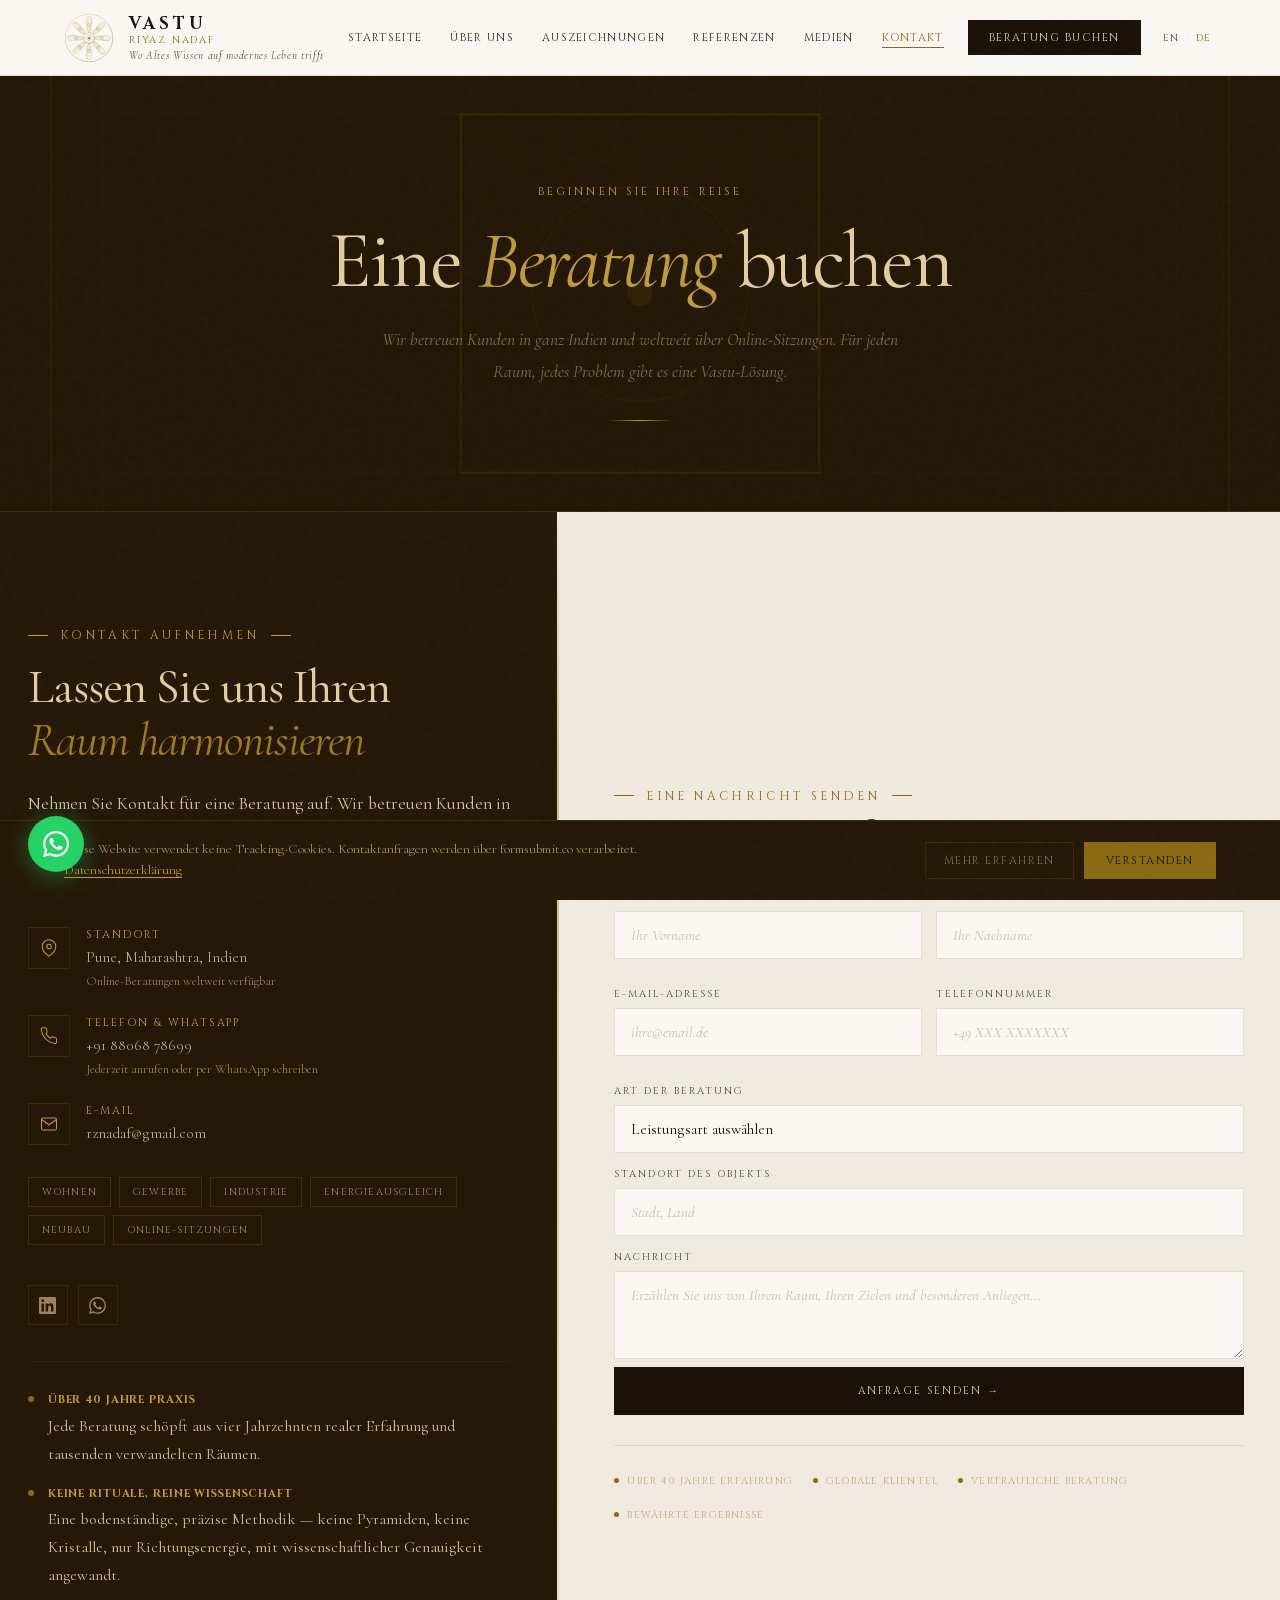
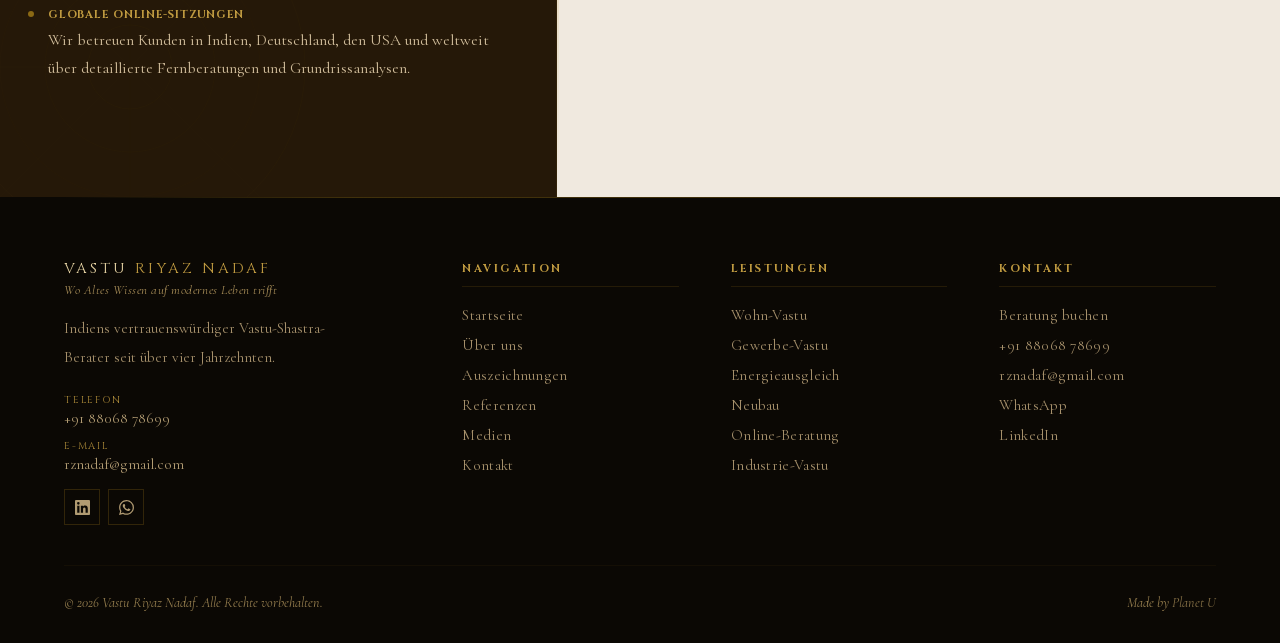
<file: de/contact.html>
<!DOCTYPE html>
<html lang="de">
<head>
<meta charset="UTF-8">
<meta name="viewport" content="width=device-width, initial-scale=1.0">
<title>Kontakt — Vastu Riyaz Nadaf</title>
<meta name="description" content="Vereinbaren Sie Ihre Vastu-Beratung mit Riyaz Nadaf — Wohn-, Gewerbe-, Industrie- und Online-Beratung. Seit über 40 Jahren für Eigentümer und Unternehmen in Indien und weltweit.">
<link rel="icon" href="../favicon.svg" type="image/svg+xml">
<link rel="canonical" href="https://vasturiyaz.com/de/contact">
<link rel="alternate" hreflang="en" href="https://vasturiyaz.com/contact">
<link rel="alternate" hreflang="x-default" href="https://vasturiyaz.com/contact">
<link rel="alternate" hreflang="de" href="https://vasturiyaz.com/de/contact">
<meta property="og:type" content="website">
<meta property="og:site_name" content="Vastu Riyaz Nadaf">
<meta property="og:title" content="Kontakt — Vastu Riyaz Nadaf">
<meta property="og:description" content="Vereinbaren Sie Ihre Vastu-Beratung mit Riyaz Nadaf — Wohn-, Gewerbe-, Industrie- und Online-Beratung. Seit über 40 Jahren für Eigentümer und Unternehmen in Indien und weltweit.">
<meta property="og:url" content="https://vasturiyaz.com/de/contact">
<meta property="og:image" content="https://vasturiyaz.com/hero%20Banner.jpg">
<meta name="twitter:card" content="summary_large_image">
<meta name="twitter:title" content="Kontakt — Vastu Riyaz Nadaf">
<meta name="twitter:description" content="Vereinbaren Sie Ihre Vastu-Beratung mit Riyaz Nadaf — Wohn-, Gewerbe-, Industrie- und Online-Beratung. Seit über 40 Jahren für Eigentümer und Unternehmen in Indien und weltweit.">
<meta name="twitter:image" content="https://vasturiyaz.com/hero%20Banner.jpg">
<link rel="preconnect" href="https://formsubmit.co">
<link rel="stylesheet" href="../shared.css">
<style>
.contact-sec {
  display: grid; grid-template-columns: 1fr 1.3fr;
}
.c-info {
  background: var(--dark2); padding: var(--pad) 8% var(--pad) 5%;
  display: flex; flex-direction: column; justify-content: center;
  border-right: 1px solid rgba(139,105,20,.12);
  position: relative; overflow: hidden;
}
.c-info::before {
  content: '';
  position: absolute; bottom: -60px; left: -60px;
  width: 380px; height: 380px;
  background: url("data:image/svg+xml,%3Csvg viewBox='0 0 380 380' fill='none' xmlns='http://www.w3.org/2000/svg'%3E%3Ccircle cx='190' cy='190' r='175' stroke='%238B6914' stroke-width='0.4' opacity='0.1'/%3E%3Ccircle cx='190' cy='190' r='130' stroke='%238B6914' stroke-width='0.3' opacity='0.08'/%3E%3Ccircle cx='190' cy='190' r='85' stroke='%238B6914' stroke-width='0.35' opacity='0.09'/%3E%3Ccircle cx='190' cy='190' r='42' stroke='%238B6914' stroke-width='0.4' opacity='0.1'/%3E%3Cline x1='190' y1='15' x2='190' y2='365' stroke='%238B6914' stroke-width='0.3' opacity='0.07'/%3E%3Cline x1='15' y1='190' x2='365' y2='190' stroke='%238B6914' stroke-width='0.3' opacity='0.07'/%3E%3Cline x1='55' y1='55' x2='325' y2='325' stroke='%238B6914' stroke-width='0.2' opacity='0.06'/%3E%3Cline x1='325' y1='55' x2='55' y2='325' stroke='%238B6914' stroke-width='0.2' opacity='0.06'/%3E%3C/svg%3E") center/contain no-repeat;
  pointer-events: none; z-index: 0;
}
.c-info > * { position: relative; z-index: 1; }
.c-info .tag { color: var(--g3); }
.c-info .tag::before,.c-info .tag::after { background: var(--g3); }
.c-info .h-title { color: var(--gp); font-size: clamp(30px,3.8vw,48px); line-height: 1.1; }
.c-info .h-lead { color: rgba(220,200,165,.97); margin-bottom: 40px; }

/* Why section */
.c-why { margin-top: 36px; padding-top: 28px; border-top: 1px solid rgba(139,105,20,.1); display: flex; flex-direction: column; gap: 16px; }
.c-why-item { display: flex; gap: 14px; align-items: flex-start; }
.c-why-dot { width: 6px; height: 6px; background: var(--g); border-radius: 50%; flex-shrink: 0; margin-top: 6px; }
.c-why-text { font-family: var(--serif); font-size: 16px; color: rgba(220,200,165,.94); line-height: 1.75; font-weight: 400; }
.c-why-text strong { font-family: var(--cap); font-size: 11px; letter-spacing: .08em; text-transform: uppercase; color: var(--g3); display: block; margin-bottom: 2px; }
.c-items { display: flex; flex-direction: column; gap: 24px; }
.c-item { display: flex; gap: 16px; align-items: flex-start; }
.c-icon {
  width: 42px; height: 42px; flex-shrink: 0;
  border: 1px solid rgba(139,105,20,.22);
  display: flex; align-items: center; justify-content: center;
}
.c-icon svg { width: 18px; height: 18px; stroke: var(--g3); fill: none; stroke-width: 1.4; }
.c-label { font-family: var(--cap); font-size: 11px; letter-spacing: .18em; text-transform: uppercase; color: var(--g3); margin-bottom: 4px; }
.c-val { font-family: var(--serif); font-size: 15px; color: rgba(210,190,158,.88); font-weight: 400; line-height: 1.5; }
.c-val a { color: inherit; text-decoration: none; transition: color .3s; }
.c-val a:hover { color: var(--g3); }
.socials { display: flex; gap: 10px; margin-top: 40px; }
.soc-btn {
  width: 40px; height: 40px; flex-shrink: 0;
  border: 1px solid rgba(139,105,20,.2);
  display: flex; align-items: center; justify-content: center;
  color: rgba(185,160,110,.8); text-decoration: none;
  font-family: var(--cap); font-size: 10px; letter-spacing: .06em;
  transition: all .35s;
}
.soc-btn:hover { border-color: var(--g2); color: var(--g3); background: rgba(139,105,20,.08); }

/* Service pills */
.service-pills { display: flex; flex-wrap: wrap; gap: 8px; margin-top: 32px; }
.svc-pill {
  font-family: var(--cap); font-size: 10px; letter-spacing: .12em;
  text-transform: uppercase; padding: 7px 13px;
  border: 1px solid rgba(139,105,20,.28);
  color: rgba(185,160,110,.8); cursor: default;
  transition: border-color .3s, color .3s;
}
.svc-pill:hover { border-color: rgba(139,105,20,.42); color: var(--g3); }

/* Form panel */
.c-form-panel {
  background: var(--bg-warm); padding: var(--pad) 5% var(--pad) 8%;
  display: flex; flex-direction: column; justify-content: center;
  position: relative;
}
.c-form-panel::before {
  content: '';
  position: absolute; top: 0; left: 0; bottom: 0; width: 2px;
  background: linear-gradient(to bottom, transparent, var(--g) 20%, var(--g3) 65%, transparent);
  opacity: .35;
}
.c-form-panel .tag { margin-bottom: 8px; }
.form-heading {
  font-family: var(--serif); font-size: clamp(28px,3vw,42px);
  font-weight: 300; color: var(--dark); margin-bottom: 32px; line-height: 1.2;
}
.form-heading em { font-style: italic; color: var(--g2); }

.f-row { display: grid; grid-template-columns: 1fr 1fr; gap: 14px; margin-bottom: 14px; }
.f-group { display: flex; flex-direction: column; gap: 7px; margin-bottom: 14px; }
.f-group label { font-family: var(--cap); font-size: 10px; letter-spacing: .2em; text-transform: uppercase; color: var(--muted); }
.f-group input,.f-group select,.f-group textarea {
  background: var(--bg); border: 1px solid rgba(139,105,20,.18);
  padding: 14px 16px; font-family: var(--serif); font-size: 15px;
  color: var(--dark); outline: none;
  transition: border-color .4s, box-shadow .4s;
  font-weight: 400; width: 100%; -webkit-appearance: none; appearance: none;
}
.f-group input:focus,.f-group select:focus,.f-group textarea:focus {
  border-color: var(--g);
  box-shadow: 0 0 0 3px rgba(139,105,20,.07), inset 0 1px 3px rgba(139,105,20,.04);
}
.f-group input::placeholder,.f-group textarea::placeholder {
  color: rgba(122,106,84,.4); font-style: italic;
}
.f-group textarea { resize: vertical; min-height: 96px; }
.f-submit {
  width: 100%; background: var(--dark); color: var(--gp);
  border: 1px solid var(--dark); padding: 16px;
  font-family: var(--cap); font-size: 10.5px;
  letter-spacing: .2em; text-transform: uppercase;
  cursor: pointer; transition: all .4s; margin-top: 8px;
  position: relative; overflow: hidden;
}
.f-submit::before {
  content: '';
  position: absolute; top: 0; left: -80%; width: 52%; height: 100%;
  background: linear-gradient(to right, transparent, rgba(139,105,20,.18), transparent);
  transform: skewX(-20deg); pointer-events: none;
}
.f-submit:hover { background: var(--g); border-color: var(--g); color: var(--dark); }
.f-submit:hover::before { left: 160%; transition: left .6s cubic-bezier(.16,1,.3,1); }

/* Trust row below form */
.trust-row {
  display: flex; gap: 20px; align-items: center;
  margin-top: 30px; padding-top: 28px;
  border-top: 1px solid var(--rule);
  flex-wrap: wrap;
}
.trust-item {
  display: flex; align-items: center; gap: 8px;
  font-family: var(--cap); font-size: 10px;
  letter-spacing: .12em; text-transform: uppercase;
  color: rgba(185,160,110,.82);
}
.trust-item::before {
  content: '';
  display: block; width: 5px; height: 5px;
  background: var(--g); border-radius: 50%; flex-shrink: 0;
}

@media(max-width:900px){
  .contact-sec { grid-template-columns: 1fr; }
  .c-info { padding: 56px 5% 48px; border-right: none; border-bottom: 1px solid rgba(139,105,20,.12); }
  .c-info .h-title { font-size: clamp(28px, 7vw, 40px); }
  .c-info .h-lead { margin-bottom: 32px; }
  .c-items { gap: 20px; }
  .c-icon { width: 38px; height: 38px; }
  .c-why { margin-top: 28px; padding-top: 24px; }
  .service-pills { margin-top: 24px; }
  .socials { margin-top: 28px; }
  .c-form-panel { padding: 52px 5%; }
  .c-form-panel::before { display: none; }
  .f-row { grid-template-columns: 1fr; gap: 0; }
  .form-heading { font-size: clamp(24px, 6vw, 36px); margin-bottom: 24px; }
  .trust-row { gap: 14px; margin-top: 24px; padding-top: 22px; }
}
@media(max-width:560px){
  .c-info { padding: 44px 5%; }
  .service-pills { gap: 6px; }
  .svc-pill { font-size: 9.5px; padding: 7px 11px; }
  .f-group input, .f-group select, .f-group textarea { padding: 12px 14px; font-size: 15px; }
  .f-submit { font-size: 10px; letter-spacing: .16em; padding: 15px; }
  .trust-item { font-size: 9.5px; }
}
</style>
</head>
<body>
<!-- NAV -->
<nav id="navbar">
  <a href="/de/" class="logo-a">
    <svg class="logo-svg" viewBox="0 0 120 120" fill="none" xmlns="http://www.w3.org/2000/svg">
      <defs><linearGradient id="gA" x1="20%" y1="15%" x2="80%" y2="85%"><stop offset="0%" stop-color="#D4A84B"/><stop offset="50%" stop-color="#8B6914"/><stop offset="100%" stop-color="#5C4A0A"/></linearGradient><linearGradient id="gB" x1="80%" y1="15%" x2="20%" y2="85%"><stop offset="0%" stop-color="#C4A040"/><stop offset="100%" stop-color="#7A5E10"/></linearGradient></defs>
      <circle cx="60" cy="60" r="57" stroke="url(#gA)" stroke-width=".7"/>
      <g transform="translate(60,60)">
        <ellipse cx="0" cy="-40" rx="6" ry="12.5" stroke="url(#gA)" stroke-width=".5" fill="rgba(139,105,20,.07)"/><ellipse cx="0" cy="-40" rx="6" ry="12.5" stroke="url(#gA)" stroke-width=".5" fill="rgba(139,105,20,.07)" transform="rotate(45)"/><ellipse cx="0" cy="-40" rx="6" ry="12.5" stroke="url(#gA)" stroke-width=".5" fill="rgba(139,105,20,.07)" transform="rotate(90)"/><ellipse cx="0" cy="-40" rx="6" ry="12.5" stroke="url(#gA)" stroke-width=".5" fill="rgba(139,105,20,.07)" transform="rotate(135)"/><ellipse cx="0" cy="-40" rx="6" ry="12.5" stroke="url(#gA)" stroke-width=".5" fill="rgba(139,105,20,.07)" transform="rotate(180)"/><ellipse cx="0" cy="-40" rx="6" ry="12.5" stroke="url(#gA)" stroke-width=".5" fill="rgba(139,105,20,.07)" transform="rotate(225)"/><ellipse cx="0" cy="-40" rx="6" ry="12.5" stroke="url(#gA)" stroke-width=".5" fill="rgba(139,105,20,.07)" transform="rotate(270)"/><ellipse cx="0" cy="-40" rx="6" ry="12.5" stroke="url(#gA)" stroke-width=".5" fill="rgba(139,105,20,.07)" transform="rotate(315)"/>
        <ellipse cx="0" cy="-25" rx="5" ry="10.5" stroke="url(#gB)" stroke-width=".5" fill="rgba(139,105,20,.1)"/><ellipse cx="0" cy="-25" rx="5" ry="10.5" stroke="url(#gB)" stroke-width=".5" fill="rgba(139,105,20,.1)" transform="rotate(45)"/><ellipse cx="0" cy="-25" rx="5" ry="10.5" stroke="url(#gB)" stroke-width=".5" fill="rgba(139,105,20,.1)" transform="rotate(90)"/><ellipse cx="0" cy="-25" rx="5" ry="10.5" stroke="url(#gB)" stroke-width=".5" fill="rgba(139,105,20,.1)" transform="rotate(135)"/><ellipse cx="0" cy="-25" rx="5" ry="10.5" stroke="url(#gB)" stroke-width=".5" fill="rgba(139,105,20,.1)" transform="rotate(180)"/><ellipse cx="0" cy="-25" rx="5" ry="10.5" stroke="url(#gB)" stroke-width=".5" fill="rgba(139,105,20,.1)" transform="rotate(225)"/><ellipse cx="0" cy="-25" rx="5" ry="10.5" stroke="url(#gB)" stroke-width=".5" fill="rgba(139,105,20,.1)" transform="rotate(270)"/><ellipse cx="0" cy="-25" rx="5" ry="10.5" stroke="url(#gB)" stroke-width=".5" fill="rgba(139,105,20,.1)" transform="rotate(315)"/>
        <circle cx="0" cy="0" r="13" stroke="url(#gA)" stroke-width=".8" fill="rgba(139,105,20,.05)"/><path d="M0,-7 L5,0 L0,7 L-5,0 Z" stroke="url(#gA)" stroke-width=".6" fill="none"/><circle cx="0" cy="0" r="2.5" fill="url(#gA)"/>
      </g>
    </svg>
    <div class="logo-words"><span class="logo-brand">VASTU</span><span class="logo-sub">RIYAZ NADAF</span><span class="logo-line">Wo Altes Wissen auf modernes Leben trifft</span></div>
  </a>
  <ul class="nav-ul">
    <li><a href="/de/">Startseite</a></li>
    <li><a href="/de/about">Über uns</a></li>
    <li><a href="/de/awards">Auszeichnungen</a></li>
    <li><a href="/de/testimonials">Referenzen</a></li>
    <li><a href="/de/media">Medien</a></li>
    <li><a href="/de/contact" class="act">Kontakt</a></li>
  </ul>
  <a href="/de/contact" class="nav-cta">Beratung buchen</a>
  <div class="lang-sw">
    <a href="/contact" class="lang-btn">EN</a>
    <span class="lang-sw-sep">|</span>
    <a href="/de/contact" class="lang-btn act">DE</a>
  </div>
  <button id="mBtn" aria-label="Menü">☰</button>
</nav>
<div id="mMenu">
  <div class="mm-top">
    <span class="mm-brand">VASTU <em>RIYAZ NADAF</em></span>
    <div class="mm-lang-sw"><a href="/contact" class="lang-btn">EN</a><span class="lang-sw-sep">|</span><a href="/de/contact" class="lang-btn act">DE</a></div>
    <button id="mm-close" aria-label="Menü schließen">&#x2212;</button>
  </div>
  <nav class="mm-links">
    <ul>
      <li><a href="/de/">Startseite</a></li>
      <li><a href="/de/about">Über uns</a></li>
      <li><a href="/de/awards">Auszeichnungen</a></li>
      <li><a href="/de/testimonials">Referenzen</a></li>
      <li><a href="/de/media">Medien</a></li>
      <li><a href="/de/contact" class="act">Kontakt</a></li>
    </ul>
  </nav>
  <div class="mm-foot">
    <div class="mm-foot-addr">Kolhapur, Maharashtra<br>Indien</div>
    <div class="mm-foot-links">
      <a href="tel:+918806878699">+91 88068 78699</a>
      <a href="mailto:rznadaf@gmail.com">E-Mail senden</a>
    </div>
    </div>
</div>

<!-- PAGE BANNER -->
<div class="pg-banner">
  <span class="pg-tag">Beginnen Sie Ihre Reise</span>
  <h1 class="pg-title">Eine <em>Beratung</em> buchen</h1>
  <p class="pg-lead">Wir betreuen Kunden in ganz Indien und weltweit über Online-Sitzungen. Für jeden Raum, jedes Problem gibt es eine Vastu-Lösung.</p>
  <div class="pg-rule"></div>
</div>

<!-- CONTACT SECTION -->
<section class="contact-sec">
  <div class="c-info r">
    <div class="tag">Kontakt aufnehmen</div>
    <h2 class="h-title">Lassen Sie uns Ihren<br><em>Raum harmonisieren</em></h2>
    <p class="h-lead">Nehmen Sie Kontakt für eine Beratung auf. Wir betreuen Kunden in ganz Indien und weltweit über Online-Sitzungen. Für jeden Raum, jedes Problem gibt es eine Vastu-Lösung.</p>
    <div class="c-items">
      <div class="c-item">
        <div class="c-icon">
          <svg viewBox="0 0 24 24"><path d="M21 10c0 7-9 13-9 13s-9-6-9-13a9 9 0 0 1 18 0z"/><circle cx="12" cy="10" r="3"/></svg>
        </div>
        <div>
          <div class="c-label">Standort</div>
          <div class="c-val">Pune, Maharashtra, Indien<br><span style="font-size:13px;color:rgba(185,160,110,.75)">Online-Beratungen weltweit verfügbar</span></div>
        </div>
      </div>
      <div class="c-item">
        <div class="c-icon">
          <svg viewBox="0 0 24 24"><path d="M22 16.92v3a2 2 0 0 1-2.18 2 19.79 19.79 0 0 1-8.63-3.07A19.5 19.5 0 0 1 4.69 12 19.79 19.79 0 0 1 1.63 3.38 2 2 0 0 1 3.61 1h3a2 2 0 0 1 2 1.72 12.84 12.84 0 0 0 .7 2.81 2 2 0 0 1-.45 2.11L8.09 8.91a16 16 0 0 0 6 6l1.27-1.27a2 2 0 0 1 2.11-.45 12.84 12.84 0 0 0 2.81.7A2 2 0 0 1 22 15.92z"/></svg>
        </div>
        <div>
          <div class="c-label">Telefon &amp; WhatsApp</div>
          <div class="c-val"><a href="tel:+918806878699">+91 88068 78699</a><br><span style="font-size:13px;color:rgba(185,160,110,.75)">Jederzeit anrufen oder per WhatsApp schreiben</span></div>
        </div>
      </div>
      <div class="c-item">
        <div class="c-icon">
          <svg viewBox="0 0 24 24"><path d="M4 4h16c1.1 0 2 .9 2 2v12c0 1.1-.9 2-2 2H4c-1.1 0-2-.9-2-2V6c0-1.1.9-2 2-2z"/><polyline points="22,6 12,13 2,6"/></svg>
        </div>
        <div>
          <div class="c-label">E-Mail</div>
          <div class="c-val"><a href="mailto:rznadaf@gmail.com">rznadaf@gmail.com</a></div>
        </div>
      </div>
    </div>
    <div class="service-pills">
      <span class="svc-pill">Wohnen</span>
      <span class="svc-pill">Gewerbe</span>
      <span class="svc-pill">Industrie</span>
      <span class="svc-pill">Energieausgleich</span>
      <span class="svc-pill">Neubau</span>
      <span class="svc-pill">Online-Sitzungen</span>
    </div>
    <div class="socials">
      <a href="https://linkedin.com/in/riyaz-nadaf" class="soc-btn" title="LinkedIn" target="_blank" rel="noopener"><svg viewBox="0 0 24 24" fill="currentColor" aria-hidden="true"><path d="M20.447 20.452h-3.554v-5.569c0-1.328-.027-3.037-1.852-3.037-1.853 0-2.136 1.445-2.136 2.939v5.667H9.351V9h3.414v1.561h.046c.477-.9 1.637-1.85 3.37-1.85 3.601 0 4.267 2.37 4.267 5.455v6.286zM5.337 7.433a2.062 2.062 0 01-2.063-2.065 2.064 2.064 0 112.063 2.065zm1.782 13.019H3.555V9h3.564v11.452zM22.225 0H1.771C.792 0 0 .774 0 1.729v20.542C0 23.227.792 24 1.771 24h20.451C23.2 24 24 23.227 24 22.271V1.729C24 .774 23.2 0 22.222 0h.003z"/></svg></a>
      <a href="https://wa.me/918806878699?text=Hallo%20Riyaz%20Nadaf%2C%20ich%20m%C3%B6chte%20eine%20Vastu-Beratung%20buchen" class="soc-btn" title="WhatsApp" target="_blank" rel="noopener"><svg viewBox="0 0 24 24" fill="currentColor" aria-hidden="true"><path d="M17.472 14.382c-.297-.149-1.758-.867-2.03-.967-.273-.099-.471-.148-.67.15-.197.297-.767.966-.94 1.164-.173.199-.347.223-.644.075-.297-.15-1.255-.463-2.39-1.475-.883-.788-1.48-1.761-1.653-2.059-.173-.297-.018-.458.13-.606.134-.133.298-.347.446-.52.149-.174.198-.298.298-.497.099-.198.05-.371-.025-.52-.075-.149-.669-1.612-.916-2.207-.242-.579-.487-.5-.669-.51-.173-.008-.371-.01-.57-.01-.198 0-.52.074-.792.372-.272.297-1.04 1.016-1.04 2.479 0 1.462 1.065 2.875 1.213 3.074.149.198 2.096 3.2 5.077 4.487.709.306 1.262.489 1.694.625.712.227 1.36.195 1.871.118.571-.085 1.758-.719 2.006-1.413.248-.694.248-1.289.173-1.413-.074-.124-.272-.198-.57-.347m-5.421 7.403h-.004a9.87 9.87 0 01-5.031-1.378l-.361-.214-3.741.982.998-3.648-.235-.374a9.86 9.86 0 01-1.51-5.26c.001-5.45 4.436-9.884 9.888-9.884 2.64 0 5.122 1.03 6.988 2.898a9.825 9.825 0 012.893 6.994c-.003 5.45-4.437 9.884-9.885 9.884m8.413-18.297A11.815 11.815 0 0012.05 0C5.495 0 .16 5.335.157 11.892c0 2.096.547 4.142 1.588 5.945L.057 24l6.305-1.654a11.882 11.882 0 005.683 1.448h.005c6.554 0 11.89-5.335 11.893-11.893a11.821 11.821 0 00-3.48-8.413z"/></svg></a>
    </div>
    <div class="c-why">
      <div class="c-why-item">
        <div class="c-why-dot"></div>
        <div class="c-why-text"><strong>Über 40 Jahre Praxis</strong>Jede Beratung schöpft aus vier Jahrzehnten realer Erfahrung und tausenden verwandelten Räumen.</div>
      </div>
      <div class="c-why-item">
        <div class="c-why-dot"></div>
        <div class="c-why-text"><strong>Keine Rituale, reine Wissenschaft</strong>Eine bodenständige, präzise Methodik — keine Pyramiden, keine Kristalle, nur Richtungsenergie, mit wissenschaftlicher Genauigkeit angewandt.</div>
      </div>
      <div class="c-why-item">
        <div class="c-why-dot"></div>
        <div class="c-why-text"><strong>Globale Online-Sitzungen</strong>Wir betreuen Kunden in Indien, Deutschland, den USA und weltweit über detaillierte Fernberatungen und Grundrissanalysen.</div>
      </div>
    </div>
  </div>

  <div class="c-form-panel r d1">
    <div class="tag">Eine Nachricht senden</div>
    <h3 class="form-heading">Eine <em>Beratung</em> anfragen</h3>
    <form id="cForm" action="https://formsubmit.co/rznadaf@gmail.com" method="POST">
      <input type="hidden" name="_subject" value="Neue Vastu-Beratungsanfrage">
      <input type="hidden" name="_captcha" value="false">
      <input type="hidden" name="_template" value="table">
      <input type="hidden" name="_next" value="https://vasturiyaz.com/de/contact?sent=1">
      <input type="text" name="_honey" style="display:none" tabindex="-1" autocomplete="off">
      <div class="f-row">
        <div class="f-group">
          <label for="fn">Vorname</label>
          <input type="text" id="fn" name="fn" placeholder="Ihr Vorname" required>
        </div>
        <div class="f-group">
          <label for="ln">Nachname</label>
          <input type="text" id="ln" name="ln" placeholder="Ihr Nachname">
        </div>
      </div>
      <div class="f-row">
        <div class="f-group">
          <label for="em">E-Mail-Adresse</label>
          <input type="email" id="em" name="em" placeholder="ihre@email.de" required>
        </div>
        <div class="f-group">
          <label for="ph">Telefonnummer</label>
          <input type="tel" id="ph" name="ph" placeholder="+49 XXX XXXXXXX">
        </div>
      </div>
      <div class="f-group">
        <label for="svc">Art der Beratung</label>
        <select id="svc" name="svc">
          <option value="">Leistungsart auswählen</option>
          <option>Wohn-Vastu</option>
          <option>Gewerbe-Vastu</option>
          <option>Energieausgleich</option>
          <option>Neubau</option>
          <option>Online-Beratung</option>
          <option>Industrie-Vastu</option>
        </select>
      </div>
      <div class="f-group">
        <label for="loc">Standort des Objekts</label>
        <input type="text" id="loc" name="loc" placeholder="Stadt, Land">
      </div>
      <div class="f-group" style="margin-bottom:0">
        <label for="msg">Nachricht</label>
        <textarea id="msg" name="msg" placeholder="Erzählen Sie uns von Ihrem Raum, Ihren Zielen und besonderen Anliegen..." style="min-height:88px"></textarea>
      </div>
      <button type="submit" class="f-submit" id="submitBtn">Anfrage senden →</button>
    </form>
    <div class="trust-row">
      <div class="trust-item">Über 40 Jahre Erfahrung</div>
      <div class="trust-item">Globale Klientel</div>
      <div class="trust-item">Vertrauliche Beratung</div>
      <div class="trust-item">Bewährte Ergebnisse</div>
    </div>
  </div>
</section>

<!-- FOOTER -->
<footer>
  <div class="ft-grid">
    <div><div class="ft-brand-name">VASTU <span>RIYAZ NADAF</span></div><div class="ft-tagline">Wo Altes Wissen auf modernes Leben trifft</div><p class="ft-desc">Indiens vertrauenswürdiger Vastu-Shastra-Berater seit über vier Jahrzehnten.</p>
    <div class="ft-contact">
      <a href="tel:+918806878699" class="ft-contact-item"><span class="ft-ci-label">Telefon</span><span class="ft-ci-val">+91 88068 78699</span></a>
      <a href="mailto:rznadaf@gmail.com" class="ft-contact-item"><span class="ft-ci-label">E-Mail</span><span class="ft-ci-val">rznadaf@gmail.com</span></a>
      <div class="ft-social-icons"><a href="https://linkedin.com/in/riyaz-nadaf" class="ft-soc" title="LinkedIn" target="_blank" rel="noopener"><svg viewBox="0 0 24 24" fill="currentColor" aria-hidden="true"><path d="M20.447 20.452h-3.554v-5.569c0-1.328-.027-3.037-1.852-3.037-1.853 0-2.136 1.445-2.136 2.939v5.667H9.351V9h3.414v1.561h.046c.477-.9 1.637-1.85 3.37-1.85 3.601 0 4.267 2.37 4.267 5.455v6.286zM5.337 7.433a2.062 2.062 0 01-2.063-2.065 2.064 2.064 0 112.063 2.065zm1.782 13.019H3.555V9h3.564v11.452zM22.225 0H1.771C.792 0 0 .774 0 1.729v20.542C0 23.227.792 24 1.771 24h20.451C23.2 24 24 23.227 24 22.271V1.729C24 .774 23.2 0 22.222 0h.003z"/></svg></a><a href="https://wa.me/918806878699" class="ft-soc" title="WhatsApp" target="_blank" rel="noopener"><svg viewBox="0 0 24 24" fill="currentColor" aria-hidden="true"><path d="M17.472 14.382c-.297-.149-1.758-.867-2.03-.967-.273-.099-.471-.148-.67.15-.197.297-.767.966-.94 1.164-.173.199-.347.223-.644.075-.297-.15-1.255-.463-2.39-1.475-.883-.788-1.48-1.761-1.653-2.059-.173-.297-.018-.458.13-.606.134-.133.298-.347.446-.52.149-.174.198-.298.298-.497.099-.198.05-.371-.025-.52-.075-.149-.669-1.612-.916-2.207-.242-.579-.487-.5-.669-.51-.173-.008-.371-.01-.57-.01-.198 0-.52.074-.792.372-.272.297-1.04 1.016-1.04 2.479 0 1.462 1.065 2.875 1.213 3.074.149.198 2.096 3.2 5.077 4.487.709.306 1.262.489 1.694.625.712.227 1.36.195 1.871.118.571-.085 1.758-.719 2.006-1.413.248-.694.248-1.289.173-1.413-.074-.124-.272-.198-.57-.347m-5.421 7.403h-.004a9.87 9.87 0 01-5.031-1.378l-.361-.214-3.741.982.998-3.648-.235-.374a9.86 9.86 0 01-1.51-5.26c.001-5.45 4.436-9.884 9.888-9.884 2.64 0 5.122 1.03 6.988 2.898a9.825 9.825 0 012.893 6.994c-.003 5.45-4.437 9.884-9.885 9.884m8.413-18.297A11.815 11.815 0 0012.05 0C5.495 0 .16 5.335.157 11.892c0 2.096.547 4.142 1.588 5.945L.057 24l6.305-1.654a11.882 11.882 0 005.683 1.448h.005c6.554 0 11.89-5.335 11.893-11.893a11.821 11.821 0 00-3.48-8.413z"/></svg></a></div>
    </div></div>
    <div class="ft-col"><h4>Navigation</h4><ul><li><a href="/de/">Startseite</a></li><li><a href="/de/about">Über uns</a></li><li><a href="/de/awards">Auszeichnungen</a></li><li><a href="/de/testimonials">Referenzen</a></li><li><a href="/de/media">Medien</a></li><li><a href="/de/contact">Kontakt</a></li></ul></div>
    <div class="ft-col"><h4>Leistungen</h4><ul><li><a href="/de/contact">Wohn-Vastu</a></li><li><a href="/de/contact">Gewerbe-Vastu</a></li><li><a href="/de/contact">Energieausgleich</a></li><li><a href="/de/contact">Neubau</a></li><li><a href="/de/contact">Online-Beratung</a></li><li><a href="/de/contact">Industrie-Vastu</a></li></ul></div>
    <div class="ft-col"><h4>Kontakt</h4><ul><li><a href="/de/contact">Beratung buchen</a></li><li><a href="tel:+918806878699">+91 88068 78699</a></li><li><a href="mailto:rznadaf@gmail.com">rznadaf@gmail.com</a></li><li><a href="https://wa.me/918806878699" target="_blank" rel="noopener">WhatsApp</a></li><li><a href="https://linkedin.com/in/riyaz-nadaf" target="_blank" rel="noopener">LinkedIn</a></li></ul></div>
  </div>
  <div class="ft-bot"><span>© 2026 Vastu Riyaz Nadaf. Alle Rechte vorbehalten.</span>
    <span>Made by <a href="https://planetu.co.in" target="_blank" rel="noopener">Planet U</a></span></div>
</footer>

<script src="../shared.js" defer></script>
</body>
</html>
</file>
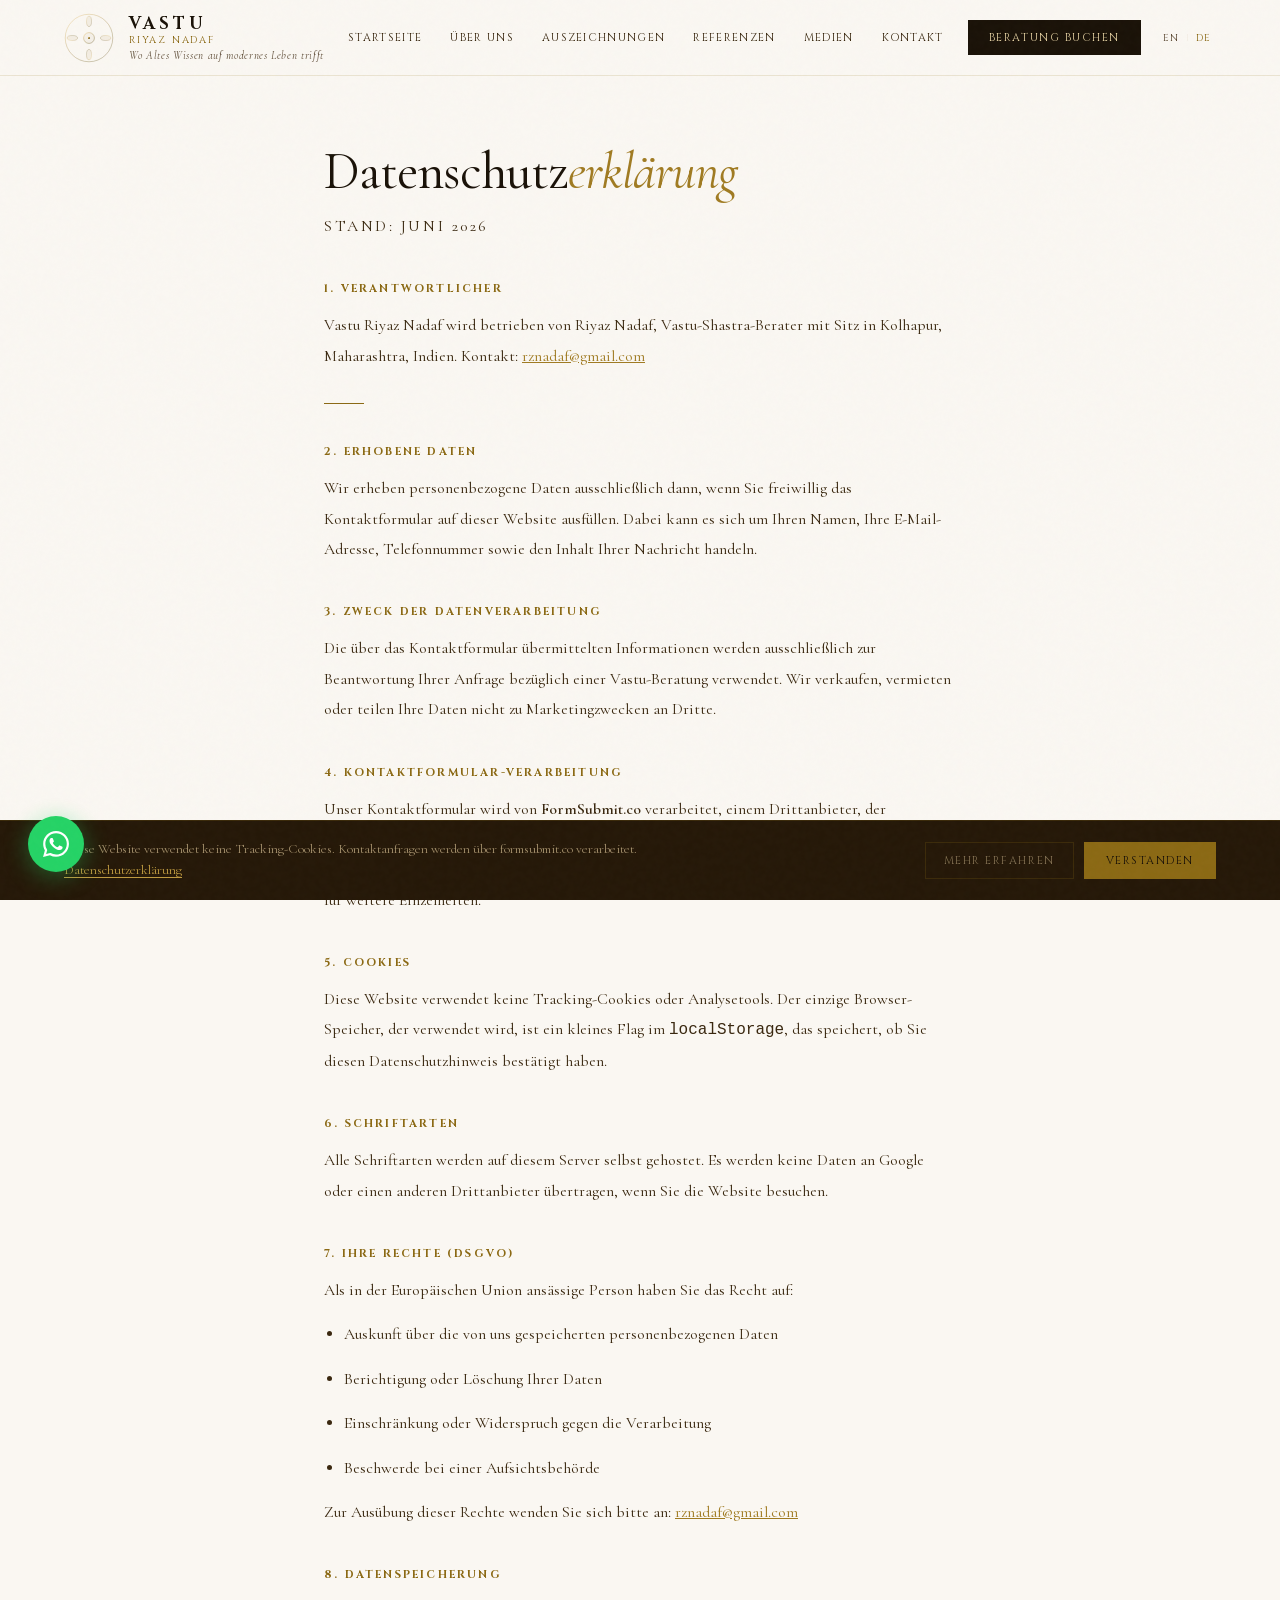
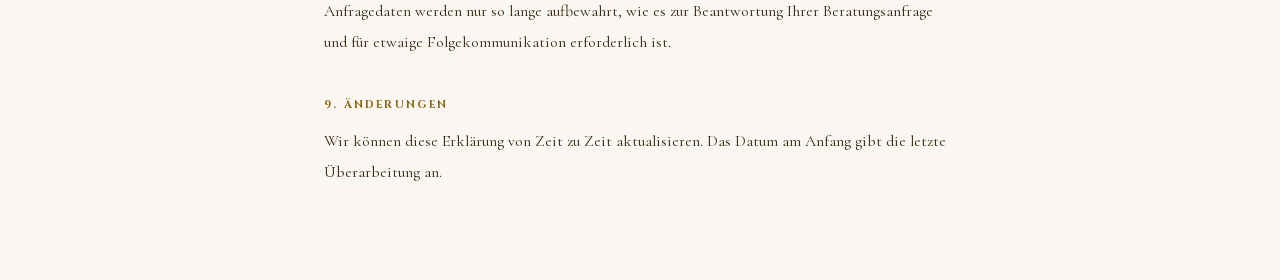
<file: de/privacy.html>
<!DOCTYPE html>
<html lang="de">
<head>
<meta charset="UTF-8">
<meta name="viewport" content="width=device-width, initial-scale=1.0">
<title>Datenschutzerklärung — Vastu Riyaz Nadaf</title>
<link rel="icon" href="../favicon.svg" type="image/svg+xml">
<link rel="canonical" href="https://vasturiyaz.com/de/privacy">
<link rel="alternate" hreflang="en" href="https://vasturiyaz.com/privacy">
<link rel="alternate" hreflang="de" href="https://vasturiyaz.com/de/privacy">
<link rel="stylesheet" href="../shared.css">
<style>
.priv-wrap { max-width: 760px; margin: 0 auto; padding: calc(var(--nav) + 64px) 5% 80px; }
.priv-wrap h1 { font-family: var(--serif); font-size: clamp(32px,5vw,52px); font-weight: 300; color: var(--dark); margin-bottom: 8px; letter-spacing: -.02em; }
.priv-wrap h1 em { font-style: italic; color: var(--g2); }
.priv-meta { font-family: var(--cap); font-size: 11px; letter-spacing: .16em; color: var(--muted); text-transform: uppercase; margin-bottom: 48px; }
.priv-wrap h2 { font-family: var(--cap); font-size: 11px; letter-spacing: .2em; text-transform: uppercase; color: var(--g); margin: 40px 0 14px; }
.priv-wrap p, .priv-wrap li { font-family: var(--serif); font-size: 16px; font-weight: 400; color: var(--brown); line-height: 1.9; margin-bottom: 14px; }
.priv-wrap ul { padding-left: 20px; }
.priv-wrap a { color: var(--g2); }
.priv-rule { width: 40px; height: 1px; background: var(--g); margin: 32px 0; }
</style>
</head>
<body>
<nav id="navbar">
  <a href="/de/" class="logo-a">
    <svg class="logo-svg" viewBox="0 0 120 120" fill="none" xmlns="http://www.w3.org/2000/svg"><defs><linearGradient id="gA" x1="20%" y1="15%" x2="80%" y2="85%"><stop offset="0%" stop-color="#D4A84B"/><stop offset="50%" stop-color="#8B6914"/><stop offset="100%" stop-color="#5C4A0A"/></linearGradient></defs><circle cx="60" cy="60" r="57" stroke="url(#gA)" stroke-width=".7"/><g transform="translate(60,60)"><ellipse cx="0" cy="-40" rx="6" ry="12.5" stroke="url(#gA)" stroke-width=".5" fill="rgba(139,105,20,.07)"/><ellipse cx="0" cy="-40" rx="6" ry="12.5" stroke="url(#gA)" stroke-width=".5" fill="rgba(139,105,20,.07)" transform="rotate(90)"/><ellipse cx="0" cy="-40" rx="6" ry="12.5" stroke="url(#gA)" stroke-width=".5" fill="rgba(139,105,20,.07)" transform="rotate(180)"/><ellipse cx="0" cy="-40" rx="6" ry="12.5" stroke="url(#gA)" stroke-width=".5" fill="rgba(139,105,20,.07)" transform="rotate(270)"/><circle cx="0" cy="0" r="13" stroke="url(#gA)" stroke-width=".8" fill="rgba(139,105,20,.05)"/><circle cx="0" cy="0" r="2.5" fill="url(#gA)"/></g></svg>
    <div class="logo-words"><span class="logo-brand">VASTU</span><span class="logo-sub">RIYAZ NADAF</span><span class="logo-line">Wo Altes Wissen auf modernes Leben trifft</span></div>
  </a>
  <ul class="nav-ul">
    <li><a href="/de/">Startseite</a></li>
    <li><a href="/de/about">Über uns</a></li>
    <li><a href="/de/awards">Auszeichnungen</a></li>
    <li><a href="/de/testimonials">Referenzen</a></li>
    <li><a href="/de/media">Medien</a></li>
    <li><a href="/de/contact">Kontakt</a></li>
  </ul>
  <a href="/de/contact" class="nav-cta">Beratung buchen</a>
  <div class="lang-sw"><a href="/privacy" class="lang-btn">EN</a><span class="lang-sw-sep">|</span><a href="/de/privacy" class="lang-btn act">DE</a></div>
  <button id="mBtn" aria-label="Menü">☰</button>
</nav>
<div id="mMenu">
  <div class="mm-top"><span class="mm-brand">VASTU <em>RIYAZ NADAF</em></span><button id="mm-close" aria-label="Menü schließen">&#x2212;</button></div>
  <nav class="mm-links"><ul>
    <li><a href="/de/">Startseite</a></li><li><a href="/de/about">Über uns</a></li><li><a href="/de/awards">Auszeichnungen</a></li><li><a href="/de/testimonials">Referenzen</a></li><li><a href="/de/media">Medien</a></li><li><a href="/de/contact">Kontakt</a></li>
  </ul></nav>
  <div class="mm-foot"><div class="mm-foot-addr">Kolhapur, Maharashtra<br>Indien</div><div class="mm-foot-links"><a href="tel:+918806878699">+91 88068 78699</a><a href="mailto:rznadaf@gmail.com">E-Mail senden</a></div></div>
</div>

<main class="priv-wrap">
  <h1>Datenschutz<em>erklärung</em></h1>
  <p class="priv-meta">Stand: Juni 2026</p>

  <h2>1. Verantwortlicher</h2>
  <p>Vastu Riyaz Nadaf wird betrieben von Riyaz Nadaf, Vastu-Shastra-Berater mit Sitz in Kolhapur, Maharashtra, Indien. Kontakt: <a href="mailto:rznadaf@gmail.com">rznadaf@gmail.com</a></p>

  <div class="priv-rule"></div>

  <h2>2. Erhobene Daten</h2>
  <p>Wir erheben personenbezogene Daten ausschließlich dann, wenn Sie freiwillig das Kontaktformular auf dieser Website ausfüllen. Dabei kann es sich um Ihren Namen, Ihre E-Mail-Adresse, Telefonnummer sowie den Inhalt Ihrer Nachricht handeln.</p>

  <h2>3. Zweck der Datenverarbeitung</h2>
  <p>Die über das Kontaktformular übermittelten Informationen werden ausschließlich zur Beantwortung Ihrer Anfrage bezüglich einer Vastu-Beratung verwendet. Wir verkaufen, vermieten oder teilen Ihre Daten nicht zu Marketingzwecken an Dritte.</p>

  <h2>4. Kontaktformular-Verarbeitung</h2>
  <p>Unser Kontaktformular wird von <strong>FormSubmit.co</strong> verarbeitet, einem Drittanbieter, der Formularübermittlungen an unser E-Mail-Postfach weiterleitet. FormSubmit.co kann Ihre Einsendung vorübergehend speichern. Bitte lesen Sie die <a href="https://formsubmit.co/privacy" target="_blank" rel="noopener">Datenschutzerklärung von FormSubmit</a> für weitere Einzelheiten.</p>

  <h2>5. Cookies</h2>
  <p>Diese Website verwendet keine Tracking-Cookies oder Analysetools. Der einzige Browser-Speicher, der verwendet wird, ist ein kleines Flag im <code>localStorage</code>, das speichert, ob Sie diesen Datenschutzhinweis bestätigt haben.</p>

  <h2>6. Schriftarten</h2>
  <p>Alle Schriftarten werden auf diesem Server selbst gehostet. Es werden keine Daten an Google oder einen anderen Drittanbieter übertragen, wenn Sie die Website besuchen.</p>

  <h2>7. Ihre Rechte (DSGVO)</h2>
  <p>Als in der Europäischen Union ansässige Person haben Sie das Recht auf:</p>
  <ul>
    <li>Auskunft über die von uns gespeicherten personenbezogenen Daten</li>
    <li>Berichtigung oder Löschung Ihrer Daten</li>
    <li>Einschränkung oder Widerspruch gegen die Verarbeitung</li>
    <li>Beschwerde bei einer Aufsichtsbehörde</li>
  </ul>
  <p>Zur Ausübung dieser Rechte wenden Sie sich bitte an: <a href="mailto:rznadaf@gmail.com">rznadaf@gmail.com</a></p>

  <h2>8. Datenspeicherung</h2>
  <p>Anfragedaten werden nur so lange aufbewahrt, wie es zur Beantwortung Ihrer Beratungsanfrage und für etwaige Folgekommunikation erforderlich ist.</p>

  <h2>9. Änderungen</h2>
  <p>Wir können diese Erklärung von Zeit zu Zeit aktualisieren. Das Datum am Anfang gibt die letzte Überarbeitung an.</p>
</main>

<script src="../shared.js" defer></script>
</body>
</html>
</file>
<file: shared.css>
/* ═══════════════════════════════════════════════════════════
   VASTU RIYAZ NADAF — Shared Stylesheet
   Old Money · Antique Brass · Aged Parchment
   Version 2 — Refined
═══════════════════════════════════════════════════════════ */

/* ── SELF-HOSTED FONTS ───────────────────────────────────── */
@font-face {
  font-family: 'Cinzel';
  font-style: normal;
  font-weight: 400;
  font-display: swap;
  src: url('fonts/cinzel-400-ext.woff2') format('woff2');
  unicode-range: U+0100-02BA, U+02BD-02C5, U+02C7-02CC, U+02CE-02D7, U+02DD-02FF, U+0304, U+0308, U+0329, U+1D00-1DBF, U+1E00-1E9F, U+1EF2-1EFF, U+2020, U+20A0-20AB, U+20AD-20C0, U+2113, U+2C60-2C7F, U+A720-A7FF;
}
@font-face {
  font-family: 'Cinzel';
  font-style: normal;
  font-weight: 400;
  font-display: swap;
  src: url('fonts/cinzel-400.woff2') format('woff2');
  unicode-range: U+0000-00FF, U+0131, U+0152-0153, U+02BB-02BC, U+02C6, U+02DA, U+02DC, U+0304, U+0308, U+0329, U+2000-206F, U+20AC, U+2122, U+2191, U+2193, U+2212, U+2215, U+FEFF, U+FFFD;
}
@font-face {
  font-family: 'Cinzel';
  font-style: normal;
  font-weight: 500;
  font-display: swap;
  src: url('fonts/cinzel-500-ext.woff2') format('woff2');
  unicode-range: U+0100-02BA, U+02BD-02C5, U+02C7-02CC, U+02CE-02D7, U+02DD-02FF, U+0304, U+0308, U+0329, U+1D00-1DBF, U+1E00-1E9F, U+1EF2-1EFF, U+2020, U+20A0-20AB, U+20AD-20C0, U+2113, U+2C60-2C7F, U+A720-A7FF;
}
@font-face {
  font-family: 'Cinzel';
  font-style: normal;
  font-weight: 500;
  font-display: swap;
  src: url('fonts/cinzel-500.woff2') format('woff2');
  unicode-range: U+0000-00FF, U+0131, U+0152-0153, U+02BB-02BC, U+02C6, U+02DA, U+02DC, U+0304, U+0308, U+0329, U+2000-206F, U+20AC, U+2122, U+2191, U+2193, U+2212, U+2215, U+FEFF, U+FFFD;
}
@font-face {
  font-family: 'Cinzel';
  font-style: normal;
  font-weight: 600;
  font-display: swap;
  src: url('fonts/cinzel-600-ext.woff2') format('woff2');
  unicode-range: U+0100-02BA, U+02BD-02C5, U+02C7-02CC, U+02CE-02D7, U+02DD-02FF, U+0304, U+0308, U+0329, U+1D00-1DBF, U+1E00-1E9F, U+1EF2-1EFF, U+2020, U+20A0-20AB, U+20AD-20C0, U+2113, U+2C60-2C7F, U+A720-A7FF;
}
@font-face {
  font-family: 'Cinzel';
  font-style: normal;
  font-weight: 600;
  font-display: swap;
  src: url('fonts/cinzel-600.woff2') format('woff2');
  unicode-range: U+0000-00FF, U+0131, U+0152-0153, U+02BB-02BC, U+02C6, U+02DA, U+02DC, U+0304, U+0308, U+0329, U+2000-206F, U+20AC, U+2122, U+2191, U+2193, U+2212, U+2215, U+FEFF, U+FFFD;
}
@font-face {
  font-family: 'Cinzel';
  font-style: normal;
  font-weight: 700;
  font-display: swap;
  src: url('fonts/cinzel-700-ext.woff2') format('woff2');
  unicode-range: U+0100-02BA, U+02BD-02C5, U+02C7-02CC, U+02CE-02D7, U+02DD-02FF, U+0304, U+0308, U+0329, U+1D00-1DBF, U+1E00-1E9F, U+1EF2-1EFF, U+2020, U+20A0-20AB, U+20AD-20C0, U+2113, U+2C60-2C7F, U+A720-A7FF;
}
@font-face {
  font-family: 'Cinzel';
  font-style: normal;
  font-weight: 700;
  font-display: swap;
  src: url('fonts/cinzel-700.woff2') format('woff2');
  unicode-range: U+0000-00FF, U+0131, U+0152-0153, U+02BB-02BC, U+02C6, U+02DA, U+02DC, U+0304, U+0308, U+0329, U+2000-206F, U+20AC, U+2122, U+2191, U+2193, U+2212, U+2215, U+FEFF, U+FFFD;
}
@font-face {
  font-family: 'Cormorant Garamond';
  font-style: italic;
  font-weight: 400;
  font-display: swap;
  src: url('fonts/cormorant-300i-ext.woff2') format('woff2');
  unicode-range: U+0100-02BA, U+02BD-02C5, U+02C7-02CC, U+02CE-02D7, U+02DD-02FF, U+0304, U+0308, U+0329, U+1D00-1DBF, U+1E00-1E9F, U+1EF2-1EFF, U+2020, U+20A0-20AB, U+20AD-20C0, U+2113, U+2C60-2C7F, U+A720-A7FF;
}
@font-face {
  font-family: 'Cormorant Garamond';
  font-style: italic;
  font-weight: 400;
  font-display: swap;
  src: url('fonts/cormorant-300i.woff2') format('woff2');
  unicode-range: U+0000-00FF, U+0131, U+0152-0153, U+02BB-02BC, U+02C6, U+02DA, U+02DC, U+0304, U+0308, U+0329, U+2000-206F, U+20AC, U+2122, U+2191, U+2193, U+2212, U+2215, U+FEFF, U+FFFD;
}
@font-face {
  font-family: 'Cormorant Garamond';
  font-style: italic;
  font-weight: 400;
  font-display: swap;
  src: url('fonts/cormorant-400i-ext.woff2') format('woff2');
  unicode-range: U+0100-02BA, U+02BD-02C5, U+02C7-02CC, U+02CE-02D7, U+02DD-02FF, U+0304, U+0308, U+0329, U+1D00-1DBF, U+1E00-1E9F, U+1EF2-1EFF, U+2020, U+20A0-20AB, U+20AD-20C0, U+2113, U+2C60-2C7F, U+A720-A7FF;
}
@font-face {
  font-family: 'Cormorant Garamond';
  font-style: italic;
  font-weight: 400;
  font-display: swap;
  src: url('fonts/cormorant-400i.woff2') format('woff2');
  unicode-range: U+0000-00FF, U+0131, U+0152-0153, U+02BB-02BC, U+02C6, U+02DA, U+02DC, U+0304, U+0308, U+0329, U+2000-206F, U+20AC, U+2122, U+2191, U+2193, U+2212, U+2215, U+FEFF, U+FFFD;
}
@font-face {
  font-family: 'Cormorant Garamond';
  font-style: italic;
  font-weight: 500;
  font-display: swap;
  src: url('fonts/cormorant-500i-ext.woff2') format('woff2');
  unicode-range: U+0100-02BA, U+02BD-02C5, U+02C7-02CC, U+02CE-02D7, U+02DD-02FF, U+0304, U+0308, U+0329, U+1D00-1DBF, U+1E00-1E9F, U+1EF2-1EFF, U+2020, U+20A0-20AB, U+20AD-20C0, U+2113, U+2C60-2C7F, U+A720-A7FF;
}
@font-face {
  font-family: 'Cormorant Garamond';
  font-style: italic;
  font-weight: 500;
  font-display: swap;
  src: url('fonts/cormorant-500i.woff2') format('woff2');
  unicode-range: U+0000-00FF, U+0131, U+0152-0153, U+02BB-02BC, U+02C6, U+02DA, U+02DC, U+0304, U+0308, U+0329, U+2000-206F, U+20AC, U+2122, U+2191, U+2193, U+2212, U+2215, U+FEFF, U+FFFD;
}
@font-face {
  font-family: 'Cormorant Garamond';
  font-style: italic;
  font-weight: 600;
  font-display: swap;
  src: url('fonts/cormorant-600i-ext.woff2') format('woff2');
  unicode-range: U+0100-02BA, U+02BD-02C5, U+02C7-02CC, U+02CE-02D7, U+02DD-02FF, U+0304, U+0308, U+0329, U+1D00-1DBF, U+1E00-1E9F, U+1EF2-1EFF, U+2020, U+20A0-20AB, U+20AD-20C0, U+2113, U+2C60-2C7F, U+A720-A7FF;
}
@font-face {
  font-family: 'Cormorant Garamond';
  font-style: italic;
  font-weight: 600;
  font-display: swap;
  src: url('fonts/cormorant-600i.woff2') format('woff2');
  unicode-range: U+0000-00FF, U+0131, U+0152-0153, U+02BB-02BC, U+02C6, U+02DA, U+02DC, U+0304, U+0308, U+0329, U+2000-206F, U+20AC, U+2122, U+2191, U+2193, U+2212, U+2215, U+FEFF, U+FFFD;
}
@font-face {
  font-family: 'Cormorant Garamond';
  font-style: normal;
  font-weight: 400;
  font-display: swap;
  src: url('fonts/cormorant-300-ext.woff2') format('woff2');
  unicode-range: U+0100-02BA, U+02BD-02C5, U+02C7-02CC, U+02CE-02D7, U+02DD-02FF, U+0304, U+0308, U+0329, U+1D00-1DBF, U+1E00-1E9F, U+1EF2-1EFF, U+2020, U+20A0-20AB, U+20AD-20C0, U+2113, U+2C60-2C7F, U+A720-A7FF;
}
@font-face {
  font-family: 'Cormorant Garamond';
  font-style: normal;
  font-weight: 400;
  font-display: swap;
  src: url('fonts/cormorant-300.woff2') format('woff2');
  unicode-range: U+0000-00FF, U+0131, U+0152-0153, U+02BB-02BC, U+02C6, U+02DA, U+02DC, U+0304, U+0308, U+0329, U+2000-206F, U+20AC, U+2122, U+2191, U+2193, U+2212, U+2215, U+FEFF, U+FFFD;
}
@font-face {
  font-family: 'Cormorant Garamond';
  font-style: normal;
  font-weight: 400;
  font-display: swap;
  src: url('fonts/cormorant-400-ext.woff2') format('woff2');
  unicode-range: U+0100-02BA, U+02BD-02C5, U+02C7-02CC, U+02CE-02D7, U+02DD-02FF, U+0304, U+0308, U+0329, U+1D00-1DBF, U+1E00-1E9F, U+1EF2-1EFF, U+2020, U+20A0-20AB, U+20AD-20C0, U+2113, U+2C60-2C7F, U+A720-A7FF;
}
@font-face {
  font-family: 'Cormorant Garamond';
  font-style: normal;
  font-weight: 400;
  font-display: swap;
  src: url('fonts/cormorant-400.woff2') format('woff2');
  unicode-range: U+0000-00FF, U+0131, U+0152-0153, U+02BB-02BC, U+02C6, U+02DA, U+02DC, U+0304, U+0308, U+0329, U+2000-206F, U+20AC, U+2122, U+2191, U+2193, U+2212, U+2215, U+FEFF, U+FFFD;
}
@font-face {
  font-family: 'Cormorant Garamond';
  font-style: normal;
  font-weight: 500;
  font-display: swap;
  src: url('fonts/cormorant-500-ext.woff2') format('woff2');
  unicode-range: U+0100-02BA, U+02BD-02C5, U+02C7-02CC, U+02CE-02D7, U+02DD-02FF, U+0304, U+0308, U+0329, U+1D00-1DBF, U+1E00-1E9F, U+1EF2-1EFF, U+2020, U+20A0-20AB, U+20AD-20C0, U+2113, U+2C60-2C7F, U+A720-A7FF;
}
@font-face {
  font-family: 'Cormorant Garamond';
  font-style: normal;
  font-weight: 500;
  font-display: swap;
  src: url('fonts/cormorant-500.woff2') format('woff2');
  unicode-range: U+0000-00FF, U+0131, U+0152-0153, U+02BB-02BC, U+02C6, U+02DA, U+02DC, U+0304, U+0308, U+0329, U+2000-206F, U+20AC, U+2122, U+2191, U+2193, U+2212, U+2215, U+FEFF, U+FFFD;
}
@font-face {
  font-family: 'Cormorant Garamond';
  font-style: normal;
  font-weight: 600;
  font-display: swap;
  src: url('fonts/cormorant-600-ext.woff2') format('woff2');
  unicode-range: U+0100-02BA, U+02BD-02C5, U+02C7-02CC, U+02CE-02D7, U+02DD-02FF, U+0304, U+0308, U+0329, U+1D00-1DBF, U+1E00-1E9F, U+1EF2-1EFF, U+2020, U+20A0-20AB, U+20AD-20C0, U+2113, U+2C60-2C7F, U+A720-A7FF;
}
@font-face {
  font-family: 'Cormorant Garamond';
  font-style: normal;
  font-weight: 600;
  font-display: swap;
  src: url('fonts/cormorant-600.woff2') format('woff2');
  unicode-range: U+0000-00FF, U+0131, U+0152-0153, U+02BB-02BC, U+02C6, U+02DA, U+02DC, U+0304, U+0308, U+0329, U+2000-206F, U+20AC, U+2122, U+2191, U+2193, U+2212, U+2215, U+FEFF, U+FFFD;
}
@font-face {
  font-family: 'Jost';
  font-style: normal;
  font-weight: 400;
  font-display: swap;
  src: url('fonts/jost-300-ext.woff2') format('woff2');
  unicode-range: U+0100-02BA, U+02BD-02C5, U+02C7-02CC, U+02CE-02D7, U+02DD-02FF, U+0304, U+0308, U+0329, U+1D00-1DBF, U+1E00-1E9F, U+1EF2-1EFF, U+2020, U+20A0-20AB, U+20AD-20C0, U+2113, U+2C60-2C7F, U+A720-A7FF;
}
@font-face {
  font-family: 'Jost';
  font-style: normal;
  font-weight: 400;
  font-display: swap;
  src: url('fonts/jost-300.woff2') format('woff2');
  unicode-range: U+0000-00FF, U+0131, U+0152-0153, U+02BB-02BC, U+02C6, U+02DA, U+02DC, U+0304, U+0308, U+0329, U+2000-206F, U+20AC, U+2122, U+2191, U+2193, U+2212, U+2215, U+FEFF, U+FFFD;
}
@font-face {
  font-family: 'Jost';
  font-style: normal;
  font-weight: 400;
  font-display: swap;
  src: url('fonts/jost-400-ext.woff2') format('woff2');
  unicode-range: U+0100-02BA, U+02BD-02C5, U+02C7-02CC, U+02CE-02D7, U+02DD-02FF, U+0304, U+0308, U+0329, U+1D00-1DBF, U+1E00-1E9F, U+1EF2-1EFF, U+2020, U+20A0-20AB, U+20AD-20C0, U+2113, U+2C60-2C7F, U+A720-A7FF;
}
@font-face {
  font-family: 'Jost';
  font-style: normal;
  font-weight: 400;
  font-display: swap;
  src: url('fonts/jost-400.woff2') format('woff2');
  unicode-range: U+0000-00FF, U+0131, U+0152-0153, U+02BB-02BC, U+02C6, U+02DA, U+02DC, U+0304, U+0308, U+0329, U+2000-206F, U+20AC, U+2122, U+2191, U+2193, U+2212, U+2215, U+FEFF, U+FFFD;
}
@font-face {
  font-family: 'Jost';
  font-style: normal;
  font-weight: 500;
  font-display: swap;
  src: url('fonts/jost-500-ext.woff2') format('woff2');
  unicode-range: U+0100-02BA, U+02BD-02C5, U+02C7-02CC, U+02CE-02D7, U+02DD-02FF, U+0304, U+0308, U+0329, U+1D00-1DBF, U+1E00-1E9F, U+1EF2-1EFF, U+2020, U+20A0-20AB, U+20AD-20C0, U+2113, U+2C60-2C7F, U+A720-A7FF;
}
@font-face {
  font-family: 'Jost';
  font-style: normal;
  font-weight: 500;
  font-display: swap;
  src: url('fonts/jost-500.woff2') format('woff2');
  unicode-range: U+0000-00FF, U+0131, U+0152-0153, U+02BB-02BC, U+02C6, U+02DA, U+02DC, U+0304, U+0308, U+0329, U+2000-206F, U+20AC, U+2122, U+2191, U+2193, U+2212, U+2215, U+FEFF, U+FFFD;
}

/* ── VARIABLES ────────────────────────────────────────────── */
:root {
  --bg:       #FAF7F2;
  --bg-warm:  #F0E9DF;
  --bg-mid:   #E4D8C8;
  --dark:     #1A1208;
  --dark2:    #251808;
  --brown:    #3A2810;
  --muted:    #5C4A34;
  --lite:     #8A7458;
  /* Antique brass — muted, aged, NOT bright yellow */
  --g:        #8B6914;
  --g2:       #A07B22;
  --g3:       #BF9A40;
  --gp:       #E2CFA0;
  --rule:     rgba(139,105,20,.14);
  /* Typography */
  --serif:    'Cormorant Garamond', Georgia, serif;
  --cap:      'Cinzel', serif;
  --sans:     'Jost', system-ui, sans-serif;
  /* Layout */
  --nav:      76px;
  --pad:      clamp(64px, 9vw, 120px);
}

/* ── RESET ───────────────────────────────────────────────── */
*, *::before, *::after { box-sizing: border-box; margin: 0; padding: 0; }
html { scroll-behavior: smooth; }
body {
  font-family: var(--serif);
  background: var(--bg);
  color: var(--dark);
  overflow-x: hidden;
  -webkit-font-smoothing: antialiased;
  text-rendering: optimizeLegibility;
}
img { display: block; max-width: 100%; }
a { color: inherit; }

/* ── PAGE ENTRANCE ───────────────────────────────────────── */
@keyframes bodyIn { from { opacity: 0; } to { opacity: 1; } }
body { animation: bodyIn .6s cubic-bezier(.16,1,.3,1) .05s both; }

/* Aged paper grain overlay */
body::after {
  content: '';
  position: fixed; inset: 0;
  background-image: url("data:image/svg+xml,%3Csvg viewBox='0 0 200 200' xmlns='http://www.w3.org/2000/svg'%3E%3Cfilter id='n'%3E%3CfeTurbulence type='fractalNoise' baseFrequency='0.68' numOctaves='4'/%3E%3C/filter%3E%3Crect width='100%25' height='100%25' filter='url(%23n)' opacity='0.028'/%3E%3C/svg%3E");
  pointer-events: none; z-index: 9997; opacity: .65;
}

/* ── TYPOGRAPHY ─────────────────────────────────────────── */
.tag {
  display: inline-flex; align-items: center; gap: 12px;
  font-family: var(--cap); font-size: 12px;
  letter-spacing: .28em; text-transform: uppercase;
  color: var(--g); margin-bottom: 18px;
}
.tag::before, .tag::after {
  content: ''; display: block; width: 20px; height: 1px; background: currentColor;
}

.h-title {
  font-family: var(--serif);
  font-size: clamp(32px, 4vw, 56px);
  font-weight: 300; line-height: 1.1;
  color: var(--dark); margin-bottom: 20px;
  letter-spacing: -.02em;
}
.h-title em { font-style: italic; color: var(--g2); font-weight: 400; }
.h-title strong { font-weight: 600; }

.h-lead {
  font-family: var(--serif);
  font-size: clamp(15.5px, 1.45vw, 17.5px);
  line-height: 1.92; color: var(--muted);
  font-weight: 400; max-width: 540px;
}

/* ── BUTTONS ────────────────────────────────────────────── */
.btn-dk {
  display: inline-flex; align-items: center; gap: 10px;
  background: var(--dark); color: var(--gp);
  padding: 13px 26px;
  font-family: var(--cap); font-size: 10px;
  letter-spacing: .18em; text-transform: uppercase;
  text-decoration: none;
  border: 1px solid var(--dark);
  transition: background .45s, color .45s, border-color .45s, letter-spacing .3s;
}
.btn-dk:hover {
  background: var(--g); color: var(--dark);
  border-color: var(--g); letter-spacing: .22em;
}

.btn-ol {
  display: inline-flex; align-items: center; gap: 10px;
  background: transparent; color: var(--brown);
  padding: 13px 26px;
  font-family: var(--cap); font-size: 10px;
  letter-spacing: .18em; text-transform: uppercase;
  text-decoration: none;
  border: 1px solid var(--rule);
  transition: border-color .45s, color .45s, letter-spacing .3s;
}
.btn-ol:hover { border-color: var(--g); color: var(--g); letter-spacing: .22em; }

.btn-gol {
  display: inline-flex; align-items: center; gap: 10px;
  background: var(--g3); color: var(--dark);
  padding: 13px 26px;
  font-family: var(--cap); font-size: 10px;
  letter-spacing: .18em; text-transform: uppercase;
  text-decoration: none;
  border: 1px solid var(--g3);
  transition: background .45s, letter-spacing .3s;
  position: relative; overflow: hidden;
}
.btn-gol::before {
  content: '';
  position: absolute; top: 0; left: -80%;
  width: 52%; height: 100%;
  background: linear-gradient(to right, transparent, rgba(255,255,255,.22), transparent);
  transform: skewX(-20deg);
  pointer-events: none;
}
.btn-gol:hover { background: var(--g2); border-color: var(--g2); letter-spacing: .22em; }
.btn-gol:hover::before { left: 160%; transition: left .62s cubic-bezier(.16,1,.3,1); }

.btn-pale {
  display: inline-flex; align-items: center; gap: 10px;
  background: transparent; color: rgba(226,207,160,.8);
  padding: 13px 26px;
  font-family: var(--cap); font-size: 10px;
  letter-spacing: .18em; text-transform: uppercase;
  text-decoration: none;
  border: 1px solid rgba(226,207,160,.3);
  transition: all .45s;
}
.btn-pale:hover { background: rgba(226,207,160,.08); border-color: rgba(226,207,160,.6); color: var(--gp); }

/* ── NAV ─────────────────────────────────────────────────── */
#navbar {
  position: fixed; inset: 0 0 auto 0;
  height: var(--nav); z-index: 200;
  display: flex; align-items: center;
  justify-content: space-between;
  padding: 0 5%;
  background: rgba(250, 247, 242, .96);
  backdrop-filter: blur(20px);
  border-bottom: 1px solid var(--rule);
  transition: box-shadow .5s, background .45s, border-color .45s;
}
#navbar.scrolled { box-shadow: 0 2px 36px rgba(26,18,8,.06); }

.logo-a { display: flex; align-items: center; gap: 15px; text-decoration: none; flex-shrink: 0; }
.logo-svg { width: 50px; height: 50px; }
.logo-words { display: flex; flex-direction: column; gap: 1px; line-height: 1; }
.logo-brand { font-family: var(--cap); font-size: 17px; font-weight: 700; letter-spacing: .24em; color: var(--dark); transition: color .4s; }
.logo-sub { font-family: var(--cap); font-size: 10px; letter-spacing: .18em; color: var(--g); margin-top: 2px; transition: color .4s; }
.logo-line { font-family: var(--serif); font-size: 11px; color: var(--muted); font-style: italic; margin-top: 4px; letter-spacing: .06em; transition: color .4s; }

.nav-ul { display: flex; align-items: center; list-style: none; gap: 2px; }
.nav-ul a {
  display: block; padding: 8px 13px;
  font-family: var(--cap); font-size: 11px;
  letter-spacing: .12em; text-transform: uppercase;
  color: var(--brown); text-decoration: none;
  position: relative; transition: color .4s;
}
.nav-ul a::after {
  content: ''; position: absolute;
  bottom: 5px; left: 50%; right: 50%;
  height: 1px; background: var(--g);
  transition: left .4s, right .4s;
}
.nav-ul a:hover, .nav-ul a.act { color: var(--g); }
.nav-ul a:hover::after, .nav-ul a.act::after { left: 13px; right: 13px; }

.nav-cta {
  display: inline-flex; align-items: center;
  padding: 9px 20px;
  background: var(--dark); color: var(--gp);
  font-family: var(--cap); font-size: 11px;
  letter-spacing: .14em; text-transform: uppercase;
  text-decoration: none;
  border: 1px solid var(--dark);
  transition: all .4s; flex-shrink: 0;
}
.nav-cta:hover { background: var(--g); color: var(--dark); border-color: var(--g); }

#mBtn {
  display: none;
  width: 42px; height: 42px; border-radius: 50%;
  background: rgba(139,105,20,.06);
  border: 1px solid rgba(139,105,20,.2);
  color: var(--brown); font-size: 19px;
  cursor: pointer; align-items: center; justify-content: center;
  transition: all .3s; flex-shrink: 0; line-height: 1;
}
#mBtn:hover { background: rgba(139,105,20,.14); border-color: var(--g); color: var(--g); }

/* ── FULLSCREEN MOBILE MENU ──────────────────────────────── */
#mMenu {
  display: flex; flex-direction: column;
  position: fixed; inset: 0; z-index: 299;
  background: var(--dark);
  padding: 22px 7% 32px; overflow: hidden;
  opacity: 0; visibility: hidden; transform: translateY(-10px);
  transition: opacity .38s ease, transform .4s cubic-bezier(.16,1,.3,1), visibility .38s;
}
#mMenu.on { opacity: 1; visibility: visible; transform: translateY(0); }

.mm-top {
  display: flex; align-items: center; justify-content: space-between;
}
.mm-brand {
  font-family: var(--cap); font-size: 10px;
  letter-spacing: .22em; text-transform: uppercase;
  color: rgba(226,207,160,.65);
}
.mm-brand em { font-style: normal; color: var(--g3); }

#mm-close {
  width: 46px; height: 46px; border-radius: 50%;
  background: rgba(226,207,160,.04);
  border: 1px solid rgba(139,105,20,.22);
  color: rgba(226,207,160,.55);
  font-size: 28px; line-height: 1; font-family: var(--serif);
  cursor: pointer; display: flex; align-items: center; justify-content: center;
  transition: all .3s;
}
#mm-close:hover { background: var(--g); color: var(--dark); border-color: var(--g); }

.mm-links { flex: 1; display: flex; align-items: center; }
.mm-links ul { list-style: none; width: 100%; }
.mm-links li {
  border-bottom: 1px solid rgba(139,105,20,.08);
  opacity: 0; transform: translateY(16px);
  transition: opacity .4s ease, transform .4s cubic-bezier(.16,1,.3,1);
}
#mMenu.on .mm-links li:nth-child(1) { opacity: 1; transform: none; transition-delay: .06s; }
#mMenu.on .mm-links li:nth-child(2) { opacity: 1; transform: none; transition-delay: .12s; }
#mMenu.on .mm-links li:nth-child(3) { opacity: 1; transform: none; transition-delay: .18s; }
#mMenu.on .mm-links li:nth-child(4) { opacity: 1; transform: none; transition-delay: .24s; }
#mMenu.on .mm-links li:nth-child(5) { opacity: 1; transform: none; transition-delay: .30s; }
#mMenu.on .mm-links li:nth-child(6) { opacity: 1; transform: none; transition-delay: .36s; }
.mm-links li a {
  display: block; padding: 10px 0; line-height: 1.2;
  font-family: var(--serif); font-size: clamp(34px, 9vw, 58px);
  font-weight: 300; font-style: italic; letter-spacing: -.02em;
  color: rgba(226,207,160,.82); text-decoration: none;
  transition: color .25s, padding-left .35s cubic-bezier(.16,1,.3,1);
}
.mm-links li a:hover, .mm-links li a.act { color: var(--g); padding-left: 10px; }

.mm-foot {
  padding-top: 20px;
  border-top: 1px solid rgba(139,105,20,.1);
  display: flex; align-items: flex-end; justify-content: space-between;
  flex-wrap: wrap; gap: 10px;
}
.mm-foot-addr {
  font-family: var(--cap); font-size: 10px;
  letter-spacing: .14em; text-transform: uppercase;
  color: rgba(185,160,110,.7); line-height: 1.9;
}
.mm-foot-links { display: flex; flex-direction: column; align-items: flex-end; gap: 5px; }
.mm-foot-links a {
  font-family: var(--cap); font-size: 10px;
  letter-spacing: .14em; text-transform: uppercase;
  color: rgba(226,207,160,.62); text-decoration: none; transition: color .2s;
}
.mm-foot-links a:last-child { text-decoration-line: underline; text-underline-offset: 4px; }
.mm-foot-links a:hover { color: var(--g); }
.m-book { display: none; }

/* ── TICKER ──────────────────────────────────────────────── */
.ticker {
  background: var(--g); padding: 11px 0;
  overflow: hidden; white-space: nowrap;
  position: relative;
}
.ticker::before, .ticker::after {
  content: ''; position: absolute; top: 0; bottom: 0; width: 80px; z-index: 1; pointer-events: none;
}
.ticker::before { left: 0; background: linear-gradient(to right, var(--g), transparent); }
.ticker::after  { right: 0; background: linear-gradient(to left, var(--g), transparent); }
.tk-track { display: inline-flex; animation: tkMove 40s linear infinite; }
.tk-item {
  display: inline-flex; align-items: center; gap: 16px;
  padding: 0 32px;
  font-family: var(--cap); font-size: 11px;
  letter-spacing: .24em; text-transform: uppercase;
  color: rgba(26,18,8,.92);
}
.tk-dot { width: 3px; height: 3px; background: rgba(26,18,8,.35); border-radius: 50%; }
@keyframes tkMove { from { transform: translateX(0); } to { transform: translateX(-50%); } }

/* ── INNER PAGE BANNER ───────────────────────────────────── */
@keyframes pgFadeUp { from { opacity: 0; transform: translateY(16px); } to { opacity: 1; transform: translateY(0); } }
@keyframes pgFadeIn { from { opacity: 0; } to { opacity: 1; } }
.pg-banner {
  margin-top: var(--nav);
  background: var(--dark2);
  padding: clamp(96px,12vh,140px) 5% clamp(80px,10vh,116px);
  text-align: center;
  position: relative; overflow: hidden;
  border-bottom: 1px solid rgba(139,105,20,.2);
}
/* Compass watermark background */
.pg-banner::before {
  content: '';
  position: absolute; inset: 0;
  background: url("data:image/svg+xml,%3Csvg viewBox='0 0 500 500' fill='none' xmlns='http://www.w3.org/2000/svg'%3E%3Crect x='20' y='20' width='460' height='460' stroke='%238B6914' stroke-width='0.7' opacity='0.25'/%3E%3Crect x='40' y='40' width='420' height='420' stroke='%238B6914' stroke-width='0.3' opacity='0.14'/%3E%3Cline x1='180' y1='40' x2='180' y2='460' stroke='%238B6914' stroke-width='0.35' opacity='0.13'/%3E%3Cline x1='320' y1='40' x2='320' y2='460' stroke='%238B6914' stroke-width='0.35' opacity='0.13'/%3E%3Cline x1='40' y1='180' x2='460' y2='180' stroke='%238B6914' stroke-width='0.35' opacity='0.13'/%3E%3Cline x1='40' y1='320' x2='460' y2='320' stroke='%238B6914' stroke-width='0.35' opacity='0.13'/%3E%3Crect x='180' y='180' width='140' height='140' stroke='%238B6914' stroke-width='0.9' opacity='0.3' fill='%238B6914' fill-opacity='0.04'/%3E%3Ccircle cx='250' cy='250' r='228' stroke='%238B6914' stroke-width='0.4' opacity='0.1'/%3E%3Ccircle cx='250' cy='250' r='162' stroke='%238B6914' stroke-width='0.3' opacity='0.08'/%3E%3Ccircle cx='250' cy='250' r='98' stroke='%238B6914' stroke-width='0.35' opacity='0.1'/%3E%3Ccircle cx='250' cy='250' r='42' stroke='%238B6914' stroke-width='0.55' opacity='0.14'/%3E%3Cline x1='250' y1='20' x2='250' y2='480' stroke='%238B6914' stroke-width='0.35' opacity='0.11'/%3E%3Cline x1='20' y1='250' x2='480' y2='250' stroke='%238B6914' stroke-width='0.35' opacity='0.11'/%3E%3Cline x1='40' y1='40' x2='460' y2='460' stroke='%238B6914' stroke-width='0.2' opacity='0.08'/%3E%3Cline x1='460' y1='40' x2='40' y2='460' stroke='%238B6914' stroke-width='0.2' opacity='0.08'/%3E%3Ccircle cx='250' cy='250' r='5' fill='%238B6914' opacity='0.28'/%3E%3C/svg%3E") center/cover no-repeat;
  opacity: .52;
  pointer-events: none;
}
.pg-banner::after {
  content: '';
  position: absolute; inset: 0;
  background: linear-gradient(to bottom, rgba(25,16,6,.08) 0%, rgba(25,16,6,.16) 100%);
  pointer-events: none;
}
.pg-tag {
  font-family: var(--cap); font-size: 11px;
  letter-spacing: .28em; text-transform: uppercase;
  color: var(--g3); display: block; margin-bottom: 20px;
  position: relative; z-index: 1;
  animation: pgFadeUp .7s cubic-bezier(.16,1,.3,1) .1s both;
}
.pg-title {
  font-family: var(--serif);
  font-size: clamp(44px, 6.5vw, 80px);
  font-weight: 300; color: var(--gp);
  line-height: 1.04; letter-spacing: -.025em;
  position: relative; z-index: 1;
  animation: pgFadeUp .9s cubic-bezier(.16,1,.3,1) .22s both;
}
.pg-title em { font-style: italic; color: var(--g3); }
.pg-lead {
  font-family: var(--serif);
  font-size: clamp(15.5px, 1.4vw, 17.5px);
  color: rgba(162,142,100,.72); font-weight: 400;
  max-width: 560px; margin: 22px auto 0;
  line-height: 1.82; font-style: italic;
  position: relative; z-index: 1;
  animation: pgFadeUp .9s cubic-bezier(.16,1,.3,1) .36s both;
}
.pg-rule {
  width: 64px; height: 1px;
  background: linear-gradient(to right, transparent, var(--g3), transparent);
  margin: 32px auto 0; opacity: .8;
  position: relative; z-index: 1;
  animation: pgFadeIn .9s ease .5s both;
}

/* ── CTA BANNER ─────────────────────────────────────────── */
.cta-ban {
  background: var(--dark2); padding: clamp(72px,9vw,108px) 5%;
  display: flex; justify-content: space-between;
  align-items: center; gap: 40px;
  position: relative; overflow: hidden;
  border-top: 1px solid rgba(139,105,20,.14);
}
.cta-ban::before {
  content: '';
  position: absolute; right: -100px; top: 50%;
  transform: translateY(-50%);
  width: 420px; height: 420px;
  background: url("data:image/svg+xml,%3Csvg viewBox='0 0 420 420' fill='none' xmlns='http://www.w3.org/2000/svg'%3E%3Ccircle cx='210' cy='210' r='200' stroke='%238B6914' stroke-width='1' opacity='0.24'/%3E%3Ccircle cx='210' cy='210' r='155' stroke='%238B6914' stroke-width='0.7' opacity='0.2'/%3E%3Ccircle cx='210' cy='210' r='110' stroke='%238B6914' stroke-width='0.8' opacity='0.22'/%3E%3Ccircle cx='210' cy='210' r='60' stroke='%238B6914' stroke-width='0.8' opacity='0.2'/%3E%3Ccircle cx='210' cy='210' r='25' stroke='%238B6914' stroke-width='0.9' opacity='0.24'/%3E%3Cline x1='210' y1='10' x2='210' y2='410' stroke='%238B6914' stroke-width='0.5' opacity='0.14'/%3E%3Cline x1='10' y1='210' x2='410' y2='210' stroke='%238B6914' stroke-width='0.5' opacity='0.14'/%3E%3C/svg%3E") center/contain no-repeat;
  pointer-events: none;
}
.cta-ban::after {
  content: '';
  position: absolute; right: -50px; top: 50%;
  transform: translateY(-50%);
  width: 260px; height: 260px;
  border: 1px solid rgba(139,105,20,.28);
  border-radius: 50%;
  pointer-events: none;
}
.cta-ban .tag { color: var(--g3); opacity: .8; }
.cta-ban .tag::before, .cta-ban .tag::after { background: var(--g3); }
.cta-h2 {
  font-family: var(--serif);
  font-size: clamp(28px, 3.2vw, 48px);
  font-weight: 300; color: var(--gp);
  line-height: 1.18; letter-spacing: -.018em;
}
.cta-h2 em { font-style: italic; color: var(--g3); }
.cta-body {
  font-family: var(--serif); font-size: 16.5px;
  color: rgba(180,160,120,.85); margin-top: 14px;
  max-width: 440px; line-height: 1.88; font-weight: 400;
}
.cta-acts { display: flex; flex-direction: column; gap: 12px; align-items: flex-start; flex-shrink: 0; position: relative; z-index: 1; }
.cta-note {
  font-family: var(--serif); font-size: 15px;
  color: rgba(200,175,130,.82); font-style: italic;
  text-decoration: none; transition: color .35s;
}
.cta-note:hover { color: var(--gp); }

/* ── FOOTER ──────────────────────────────────────────────── */
footer {
  background: #0B0804; padding: 64px 5% 32px;
  position: relative; color: rgba(200,175,130,.82);
}
footer::before {
  content: '';
  position: absolute; top: 0; left: 5%; right: 5%; height: 1px;
  background: linear-gradient(to right, transparent, rgba(139,105,20,.42) 25%, rgba(139,105,20,.42) 75%, transparent);
}
.ft-grid {
  display: grid;
  grid-template-columns: 1.6fr 1fr 1fr 1fr;
  gap: 52px; padding-bottom: 40px;
  border-bottom: 1px solid rgba(139,105,20,.08);
  margin-bottom: 28px;
}
.ft-brand-name {
  font-family: var(--cap); font-size: 15px;
  letter-spacing: .2em; color: var(--gp); line-height: 1;
}
.ft-brand-name span { color: var(--g3); }
.ft-tagline {
  font-family: var(--serif); font-size: 13px;
  font-style: italic; color: rgba(190,160,100,.88); margin-top: 6px;
  letter-spacing: .04em;
}
.ft-desc {
  font-family: var(--serif); font-size: 15px;
  color: rgba(200,175,130,.82); line-height: 1.9;
  font-weight: 400; max-width: 270px; margin-top: 16px;
}
.ft-contact { margin-top: 22px; display: flex; flex-direction: column; gap: 12px; }
.ft-contact-item {
  display: flex; flex-direction: column; gap: 2px;
  text-decoration: none;
}
.ft-ci-label {
  font-family: var(--cap); font-size: 10px;
  letter-spacing: .18em; text-transform: uppercase;
  color: rgba(191,154,64,.85);
}
.ft-ci-val {
  font-family: var(--serif); font-size: 15px;
  color: rgba(200,175,130,.88); transition: color .3s;
}
.ft-contact-item:hover .ft-ci-val { color: var(--g3); }
.ft-social-icons { display: flex; gap: 8px; margin-top: 4px; }
.ft-soc {
  width: 36px; height: 36px;
  border: 1px solid rgba(139,105,20,.3);
  display: flex; align-items: center; justify-content: center;
  font-family: var(--cap); font-size: 10px; letter-spacing: .04em;
  color: rgba(200,175,130,.88); text-decoration: none;
  transition: all .3s;
}
.ft-soc:hover { border-color: var(--g2); color: var(--g3); background: rgba(139,105,20,.1); }
.ft-soc svg { width: 15px; height: 15px; display: block; }
.soc-btn svg { width: 17px; height: 17px; display: block; }
.ft-col h4 {
  font-family: var(--cap); font-size: 11px;
  letter-spacing: .22em; text-transform: uppercase;
  color: var(--g3); margin-bottom: 18px;
  padding-bottom: 10px; border-bottom: 1px solid rgba(139,105,20,.2);
}
.ft-col ul { list-style: none; display: flex; flex-direction: column; gap: 10px; }
.ft-col li a {
  font-family: var(--serif); font-size: 15px;
  color: rgba(200,175,130,.82); text-decoration: none;
  transition: color .35s, padding-left .3s; letter-spacing: .02em;
  display: inline-flex; align-items: center; gap: 0;
}
.ft-col li a:hover { color: var(--gp); padding-left: 5px; }
.ft-bot {
  display: flex; justify-content: space-between; align-items: center;
  font-family: var(--serif); font-size: 14px;
  color: rgba(190,160,100,.78); font-style: italic;
  flex-wrap: wrap; gap: 8px;
}
.ft-bot a { color: rgba(190,160,100,.7); text-decoration: none; transition: color .3s; }
.ft-bot a:hover { color: var(--g3); }

/* ── GALLERY ─────────────────────────────────────────────── */
.g-grid { display: grid; gap: 8px; max-width: 1200px; margin: 0 auto; }
.g3c { grid-template-columns: repeat(3, 1fr); }
.g4c { grid-template-columns: repeat(4, 1fr); }
.g5c { grid-template-columns: repeat(5, 1fr); }
.g-item { position: relative; overflow: hidden; cursor: pointer; background: var(--dark2); }
.g-item img { width: 100%; height: 100%; object-fit: cover; display: block; transition: transform .75s cubic-bezier(.16,1,.3,1), filter .5s; }
.g-item:hover img { transform: scale(1.06); filter: brightness(.82); }
/* Corner bracket hover animation */
.g-item::before, .g-item::after {
  content: '';
  position: absolute;
  z-index: 3; transition: all .5s cubic-bezier(.16,1,.3,1);
  pointer-events: none;
}
.g-item::before {
  top: 12px; left: 12px; width: 0; height: 0;
  border-top: 1px solid var(--g3); border-left: 1px solid var(--g3);
}
.g-item::after {
  bottom: 12px; right: 12px; width: 0; height: 0;
  border-bottom: 1px solid var(--g3); border-right: 1px solid var(--g3);
}
.g-item:hover::before, .g-item:hover::after { width: 30px; height: 30px; }
.g-ov {
  position: absolute; inset: 0;
  display: flex; align-items: center; justify-content: center;
  z-index: 2; opacity: 0; transition: opacity .45s;
  background: radial-gradient(ellipse at center, rgba(10,6,2,.55) 0%, rgba(10,6,2,.22) 100%);
}
.g-item:hover .g-ov { opacity: 1; }
.g-ico {
  width: 48px; height: 48px;
  border: 1px solid rgba(226,207,160,.45);
  display: flex; align-items: center; justify-content: center;
  transition: transform .4s cubic-bezier(.16,1,.3,1), border-color .4s;
  position: relative;
}
/* CSS-drawn expand arrows — no unicode text */
.g-ico::before, .g-ico::after {
  content: '';
  position: absolute;
  width: 8px; height: 8px;
  border-color: var(--gp);
  border-style: solid;
}
.g-ico::before { top: 10px; left: 10px; border-width: 1.5px 0 0 1.5px; }
.g-ico::after  { bottom: 10px; right: 10px; border-width: 0 1.5px 1.5px 0; }
.g-item:hover .g-ico { transform: scale(1.1); border-color: rgba(226,207,160,.75); }
/* Aspect ratios */
.awd .g-item { aspect-ratio: 4/3; }
.tst .g-item { aspect-ratio: 3/4; }
.art .g-item { aspect-ratio: 3/4; }
.arc .g-item { aspect-ratio: 3/4; }

/* ── LIGHTBOX ────────────────────────────────────────────── */
#lb { display: none; position: fixed; inset: 0; z-index: 10000; background: rgba(0,0,0,.95); align-items: center; justify-content: center; padding: 20px; }
#lb.on { display: flex; }
#lb-img { max-width: min(90vw,900px); max-height: 90vh; object-fit: contain; display: block; box-shadow: 0 0 80px rgba(0,0,0,.5); }
#lb-x { position: absolute; top: 16px; right: 20px; background: none; border: none; color: rgba(255,255,255,.4); font-family: var(--serif); font-size: 30px; cursor: pointer; transition: color .2s; padding: 4px; }
#lb-x:hover { color: var(--gp); }
.lb-btn { position: absolute; top: 50%; transform: translateY(-50%); background: rgba(255,255,255,.05); border: 1px solid rgba(255,255,255,.1); color: rgba(255,255,255,.45); width: 48px; height: 48px; display: flex; align-items: center; justify-content: center; cursor: pointer; font-family: var(--serif); font-size: 24px; transition: all .3s; }
.lb-btn:hover { background: rgba(139,105,20,.28); border-color: var(--g2); color: var(--gp); }
#lb-p { left: 18px; } #lb-n { right: 18px; }
#lb-ct { position: absolute; bottom: 14px; left: 50%; transform: translateX(-50%); font-family: var(--cap); font-size: 11px; letter-spacing: .16em; color: rgba(255,255,255,.55); }

/* ── SCROLL REVEAL ───────────────────────────────────────── */
.r { opacity: 0; transform: translateY(24px) scale(.992); transition: opacity .95s cubic-bezier(.16,1,.3,1), transform .95s cubic-bezier(.16,1,.3,1); }
.r.in { opacity: 1; transform: translateY(0) scale(1); }
.d1 { transition-delay: .1s; }
.d2 { transition-delay: .22s; }
.d3 { transition-delay: .36s; }
.d4 { transition-delay: .52s; }
.d5 { transition-delay: .7s; }

/* Directional slide-in variants */
.r-l { opacity: 0; transform: translateX(-32px) scale(.995); transition: opacity .95s cubic-bezier(.16,1,.3,1), transform .95s cubic-bezier(.16,1,.3,1); }
.r-r { opacity: 0; transform: translateX(32px) scale(.995); transition: opacity .95s cubic-bezier(.16,1,.3,1), transform .95s cubic-bezier(.16,1,.3,1); }
.r-l.in, .r-r.in { opacity: 1; transform: translateX(0) scale(1); }

/* ── PULL QUOTE ──────────────────────────────────────────── */
.pull-q { padding: 4px 0 4px 24px; border-left: 2px solid var(--g); margin: 28px 0; }
.pull-q p { font-family: var(--serif); font-size: 17.5px; font-style: italic; color: var(--brown); line-height: 1.78; font-weight: 400; }
.pull-q cite { display: block; font-family: var(--cap); font-size: 11px; letter-spacing: .16em; color: var(--muted); text-transform: uppercase; margin-top: 10px; }

/* ── ORNAMENT DIVIDER ────────────────────────────────────── */
.orn-div { display: flex; align-items: center; justify-content: center; padding: 32px 5%; gap: 18px; }
.orn-div::before, .orn-div::after { content: ''; flex: 1; height: 1px; background: var(--rule); }
.orn-sym { font-family: var(--serif); font-size: 22px; color: var(--g); opacity: .4; flex-shrink: 0; line-height: 1; user-select: none; }

/* ── CURSOR GLOW (injected by shared.js) ────────────────── */
.cursor-glow {
  position: absolute; inset: 0;
  pointer-events: none; z-index: 0;
  transition: background .3s ease;
  border-radius: inherit;
}

/* ── EDITORIAL NUMBER (large decorative) ─────────────────── */
.h-num {
  font-family: var(--cap); font-weight: 700; line-height: 1;
  color: var(--g); pointer-events: none; user-select: none;
}

/* ── SECTION DIVIDER ─────────────────────────────────────── */
.sec-line {
  height: 1px; margin: 0;
  background: linear-gradient(to right, transparent, var(--rule) 30%, var(--rule) 70%, transparent);
}

/* ── LANGUAGE SWITCH ─────────────────────────────────────── */
.lang-sw { display: flex; align-items: center; gap: 3px; margin-left: 6px; }
.lang-btn { font-family: var(--cap); font-size: 10px; letter-spacing: .1em; color: var(--muted); text-decoration: none; padding: 3px 5px; transition: color .3s; }
.lang-btn.act { color: var(--g); }
.lang-btn:hover { color: var(--g); }
.lang-sw-sep { font-family: var(--cap); font-size: 8px; color: var(--rule); }
#navbar.home-pg .lang-btn { color: rgba(226,207,160,.6); }
#navbar.home-pg .lang-btn.act { color: var(--gp); }
#navbar.home-pg .lang-btn:hover { color: var(--gp); }
#navbar.home-pg.scrolled .lang-btn { color: var(--muted); }
#navbar.home-pg.scrolled .lang-btn.act { color: var(--g); }
.mm-lang-sw { display: flex; align-items: center; gap: 4px; margin: 0 auto 0 16px; }
.mm-lang-sw .lang-btn { font-size: 10px; padding: 5px 10px; color: rgba(226,207,160,.5); }
.mm-lang-sw .lang-btn.act { color: var(--g3); }
.mm-lang-sw .lang-sw-sep { color: rgba(139,105,20,.4); }

/* ── WHATSAPP FLOAT ──────────────────────────────────────── */
.wa-float {
  position: fixed; bottom: 28px; left: 28px; z-index: 9000;
  width: 56px; height: 56px; border-radius: 50%;
  background: #25D366; color: #fff;
  display: flex; align-items: center; justify-content: center;
  box-shadow: 0 4px 24px rgba(37,211,102,.38);
  transition: transform .3s cubic-bezier(.16,1,.3,1), box-shadow .3s;
}
.wa-float:hover { transform: scale(1.1); box-shadow: 0 8px 32px rgba(37,211,102,.5); }

/* ── FORM SUCCESS TOAST ──────────────────────────────────── */
.form-toast {
  position: fixed; bottom: 32px; left: 50%; transform: translateX(-50%) translateY(20px);
  z-index: 9999; background: var(--dark);
  border: 1px solid rgba(139,105,20,.35); border-left: 3px solid var(--g);
  padding: 16px 28px; display: flex; align-items: center; gap: 12px;
  font-family: var(--cap); font-size: 10px; letter-spacing: .16em;
  text-transform: uppercase; color: var(--gp);
  opacity: 0; transition: opacity .4s ease, transform .4s cubic-bezier(.16,1,.3,1);
  pointer-events: none; white-space: nowrap;
}
.form-toast.on { opacity: 1; transform: translateX(-50%) translateY(0); }
.form-toast-icon { color: var(--g3); font-size: 14px; }

/* ── GDPR PRIVACY BANNER ─────────────────────────────────── */
.gdpr-banner {
  position: fixed; bottom: 0; left: 0; right: 0; z-index: 8999;
  background: var(--dark2);
  border-top: 1px solid rgba(139,105,20,.22);
  padding: 18px 5%;
  display: flex; align-items: center; justify-content: space-between;
  flex-wrap: wrap; gap: 14px;
  transform: translateY(100%);
  transition: transform .5s cubic-bezier(.16,1,.3,1);
}
.gdpr-banner.on { transform: translateY(0); }
.gdpr-text {
  font-family: var(--serif); font-size: 13.5px; font-weight: 400;
  color: rgba(190,168,128,.82); line-height: 1.6; max-width: 680px;
}
.gdpr-text a { color: var(--g3); text-underline-offset: 3px; }
.gdpr-acts { display: flex; gap: 10px; flex-shrink: 0; }
.gdpr-ok {
  font-family: var(--cap); font-size: 11px; letter-spacing: .14em;
  text-transform: uppercase; padding: 10px 22px;
  background: var(--g); color: var(--dark);
  border: none; cursor: pointer; transition: background .3s;
}
.gdpr-ok:hover { background: var(--g2); }
.gdpr-more {
  font-family: var(--cap); font-size: 11px; letter-spacing: .14em;
  text-transform: uppercase; padding: 10px 18px;
  background: none; color: rgba(190,168,128,.6);
  border: 1px solid rgba(139,105,20,.22); cursor: pointer;
  text-decoration: none; display: inline-flex; align-items: center;
  transition: color .3s, border-color .3s;
}
.gdpr-more:hover { color: var(--gp); border-color: rgba(139,105,20,.5); }

/* ── RESPONSIVE ──────────────────────────────────────────── */
@media(max-width:1100px) {
  .g4c { grid-template-columns: repeat(3,1fr); }
  .g5c { grid-template-columns: repeat(3,1fr); }
}
@media(max-width:900px) {
  .nav-ul, .nav-cta, #navbar .lang-sw { display: none; }
  #mBtn { display: flex; }
  .g3c, .g4c { grid-template-columns: repeat(2,1fr); }
  .g5c { grid-template-columns: repeat(2,1fr); }
  .ft-grid { grid-template-columns: 1fr 1fr; gap: 32px; }
  .cta-ban { flex-direction: column; align-items: flex-start; }
  .cta-acts { width: 100%; }
  .pg-banner { padding: 80px 5% 68px; }
  .pg-title { font-size: clamp(36px, 9vw, 60px); }
  .pg-lead { font-size: 15px; max-width: 100%; margin-top: 16px; }
  .h-title { font-size: clamp(28px, 6vw, 44px); }
  .h-lead { font-size: 15px; }
  .mm-links li a { font-size: clamp(30px, 9vw, 44px); }
  .pull-q p { font-size: 16px; }
}
@media(max-width:640px) {
  .g3c { grid-template-columns: repeat(2,1fr); }
  .g4c { grid-template-columns: repeat(2,1fr); }
  .g5c { grid-template-columns: repeat(2,1fr); }
}
@media(max-width:480px) {
  .pg-banner { padding: 72px 5% 60px; }
  .pg-title { font-size: clamp(32px, 9vw, 52px); }
  .g3c { grid-template-columns: 1fr; }
  .ft-grid { grid-template-columns: 1fr; }
  .ft-bot { flex-direction: column; text-align: center; }
  .cta-ban { padding: 60px 5%; }
  .cta-h2 { font-size: clamp(24px, 6vw, 36px); }
  .cta-body { font-size: 15px; }
  .tag { font-size: 10.5px; letter-spacing: .22em; }
  .btn-dk, .btn-ol, .btn-gol, .btn-pale { padding: 12px 22px; font-size: 10.5px; }
  /* Mobile menu top bar — hide brand text on very small screens */
  .mm-brand { display: none; }
  /* GDPR banner stacks cleanly */
  .gdpr-banner { padding: 16px 5%; }
  .gdpr-acts { width: 100%; justify-content: flex-end; }
  /* WhatsApp button slightly smaller */
  .wa-float { width: 50px; height: 50px; bottom: 20px; left: 20px; }
  .wa-float svg { width: 22px; height: 22px; }
  /* Footer connect column wraps */
  .ft-col ul { columns: 2; gap: 8px; }
  /* Form toast stays readable */
  .form-toast { font-size: 9px; padding: 14px 18px; white-space: normal; text-align: center; }
}
</file>
